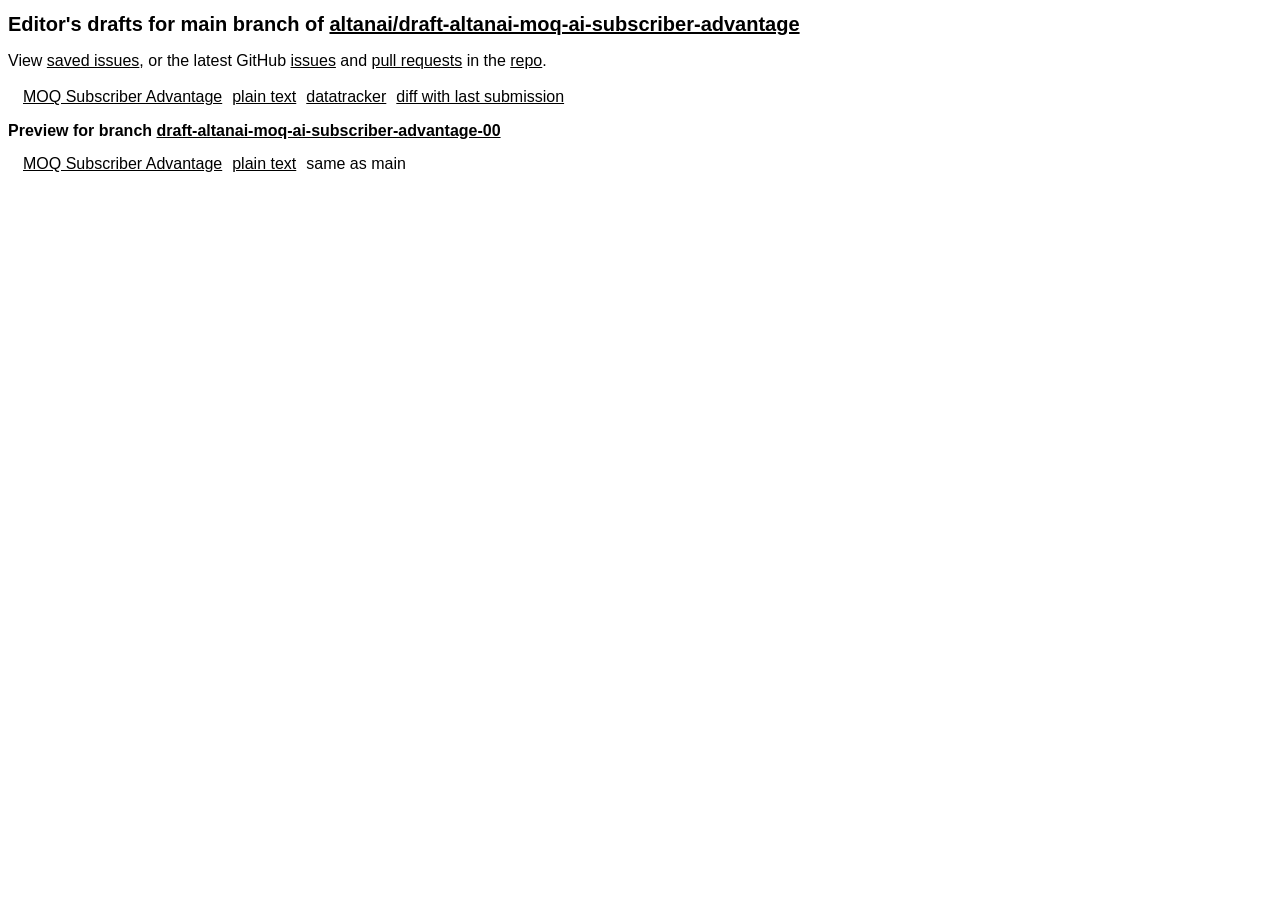
<file: index.html>
<!DOCTYPE html>
<html>
  <head>
    <title>altanai/draft-altanai-moq-ai-subscriber-advantage main preview</title>
    <meta name="viewport" content="initial-scale=1.0">
    <style type="text/css">/*<![CDATA[*/
      body { font-family: "Helvetica Neue","Open Sans", Helvetica, Calibri,sans-serif; }
      h1, h2, td { font-family: "Helvetica Neue", "Roboto Condensed", "Open Sans", Helvetica, Calibri, sans-serif; }
      h1 { font-size: 20px; } h2 { font-size: 16px; }
      table { margin: 5px 10px; border-collapse: collapse; }
      th, td { font-weight: normal; text-align: left; padding: 2px 5px; }
      a:link { color: #000; } a:visited { color: #00a; }
    /*]]>*/</style>
  </head>
  <body>
    <h1>Editor's drafts for main branch of <a href="https://github.com/altanai/draft-altanai-moq-ai-subscriber-advantage">altanai/draft-altanai-moq-ai-subscriber-advantage</a></h1>
    <p>View <a href="issues.html">saved issues</a>, or the latest GitHub <a href="https://github.com/altanai/draft-altanai-moq-ai-subscriber-advantage/issues">issues</a> and <a href="https://github.com/altanai/draft-altanai-moq-ai-subscriber-advantage/pulls">pull requests</a> in the <a href="https://github.com/altanai/draft-altanai-moq-ai-subscriber-advantage">repo</a>.</p>
    <table id="branch-main">
      <tr>
        <td><a href="./draft-altanai-moq-ai-subscriber-advantage.html" class="html draft-altanai-moq-ai-subscriber-advantage" title="Detecting AI-Driven Subscriber Advantage in Media over QUIC (MOQ) (HTML)">MOQ Subscriber Advantage</a></td>
        <td><a href="./draft-altanai-moq-ai-subscriber-advantage.txt" class="txt draft-altanai-moq-ai-subscriber-advantage" title="Detecting AI-Driven Subscriber Advantage in Media over QUIC (MOQ) (Text)">plain text</a></td>
        <td><a href="https://datatracker.ietf.org/doc/draft-altanai-moq-ai-subscriber-advantage" class="dt draft-altanai-moq-ai-subscriber-advantage" title="Datatracker for draft-altanai-moq-ai-subscriber-advantage">datatracker</a></td>
        <td><a href="https://author-tools.ietf.org/api/iddiff?doc_1=draft-altanai-moq-ai-subscriber-advantage&amp;url_2=https://altanai.github.io/draft-altanai-moq-ai-subscriber-advantage/draft-altanai-moq-ai-subscriber-advantage.txt" class="diff draft-altanai-moq-ai-subscriber-advantage">diff with last submission</a></td>
        <td></td>
      </tr>
    </table>
    <h2>Preview for branch <a href="draft-altanai-moq-ai-subscriber-advantage-00">draft-altanai-moq-ai-subscriber-advantage-00</a></h2>
    <table id="branch-draft-altanai-moq-ai-subscriber-advantage-00">
      <tr>
        <td><a href="draft-altanai-moq-ai-subscriber-advantage-00/draft-altanai-moq-ai-subscriber-advantage.html" class="html draft-altanai-moq-ai-subscriber-advantage" title="Detecting AI-Driven Subscriber Advantage in Media over QUIC (MOQ) (HTML)">MOQ Subscriber Advantage</a></td>
        <td><a href="draft-altanai-moq-ai-subscriber-advantage-00/draft-altanai-moq-ai-subscriber-advantage.txt" class="txt draft-altanai-moq-ai-subscriber-advantage" title="Detecting AI-Driven Subscriber Advantage in Media over QUIC (MOQ) (Text)">plain text</a></td>
        <td>same as main</td>
      </tr>
    </table>
    <script>
window.onload = function() {
  var referrer_branch = 'main';
  // e.g., "https://github.com/user/repo/tree/main"
  var chunks = document.referrer.split("/");
  if (chunks[2] === 'github.com' && chunks[5] === 'tree') {
    referrer_branch = chunks[6];
  }
  let branch = document.querySelector('#branch-' + referrer_branch);
  let h = document.location.hash.substring(1);
  if (h === 'show') {
    document.location.hash = '#' + branch.id;
  } else if (branch && h.startsWith('go')) {
    let e = branch.querySelector(h.substring(2));
    if (e && e.href) {
      document.location = e.href;
    }
  }
};
    </script>
  </body>
</html>
</file>
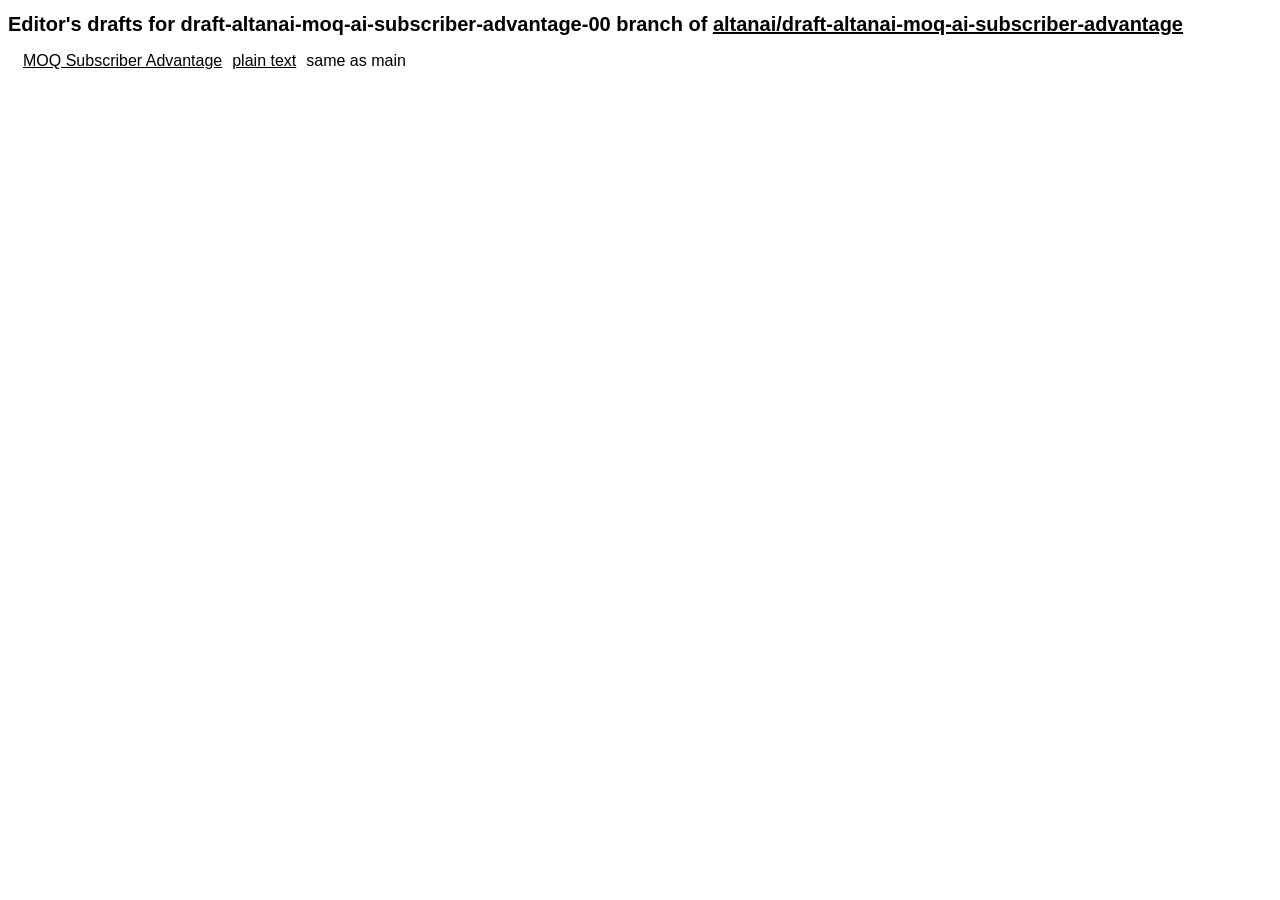
<file: draft-altanai-moq-ai-subscriber-advantage-00/index.html>
<!DOCTYPE html>
<html>
  <head>
    <title>altanai/draft-altanai-moq-ai-subscriber-advantage draft-altanai-moq-ai-subscriber-advantage-00 preview</title>
    <meta name="viewport" content="initial-scale=1.0">
    <style type="text/css">/*<![CDATA[*/
      body { font-family: "Helvetica Neue","Open Sans", Helvetica, Calibri,sans-serif; }
      h1, h2, td { font-family: "Helvetica Neue", "Roboto Condensed", "Open Sans", Helvetica, Calibri, sans-serif; }
      h1 { font-size: 20px; } h2 { font-size: 16px; }
      table { margin: 5px 10px; border-collapse: collapse; }
      th, td { font-weight: normal; text-align: left; padding: 2px 5px; }
      a:link { color: #000; } a:visited { color: #00a; }
    /*]]>*/</style>
  </head>
  <body>
    <h1>Editor's drafts for draft-altanai-moq-ai-subscriber-advantage-00 branch of <a href="https://github.com/altanai/draft-altanai-moq-ai-subscriber-advantage/tree/draft-altanai-moq-ai-subscriber-advantage-00">altanai/draft-altanai-moq-ai-subscriber-advantage</a></h1>
    <table id="branch-draft-altanai-moq-ai-subscriber-advantage-00">
      <tr>
        <td><a href="./draft-altanai-moq-ai-subscriber-advantage.html" class="html draft-altanai-moq-ai-subscriber-advantage" title="Detecting AI-Driven Subscriber Advantage in Media over QUIC (MOQ) (HTML)">MOQ Subscriber Advantage</a></td>
        <td><a href="./draft-altanai-moq-ai-subscriber-advantage.txt" class="txt draft-altanai-moq-ai-subscriber-advantage" title="Detecting AI-Driven Subscriber Advantage in Media over QUIC (MOQ) (Text)">plain text</a></td>
        <td>same as main</td>
      </tr>
    </table>
    <script>
window.onload = function() {
  var referrer_branch = 'main';
  // e.g., "https://github.com/user/repo/tree/main"
  var chunks = document.referrer.split("/");
  if (chunks[2] === 'github.com' && chunks[5] === 'tree') {
    referrer_branch = chunks[6];
  }
  let branch = document.querySelector('#branch-' + referrer_branch);
  let h = document.location.hash.substring(1);
  if (h === 'show') {
    document.location.hash = '#' + branch.id;
  } else if (branch && h.startsWith('go')) {
    let e = branch.querySelector(h.substring(2));
    if (e && e.href) {
      document.location = e.href;
    }
  }
};
    </script>
  </body>
</html>
</file>
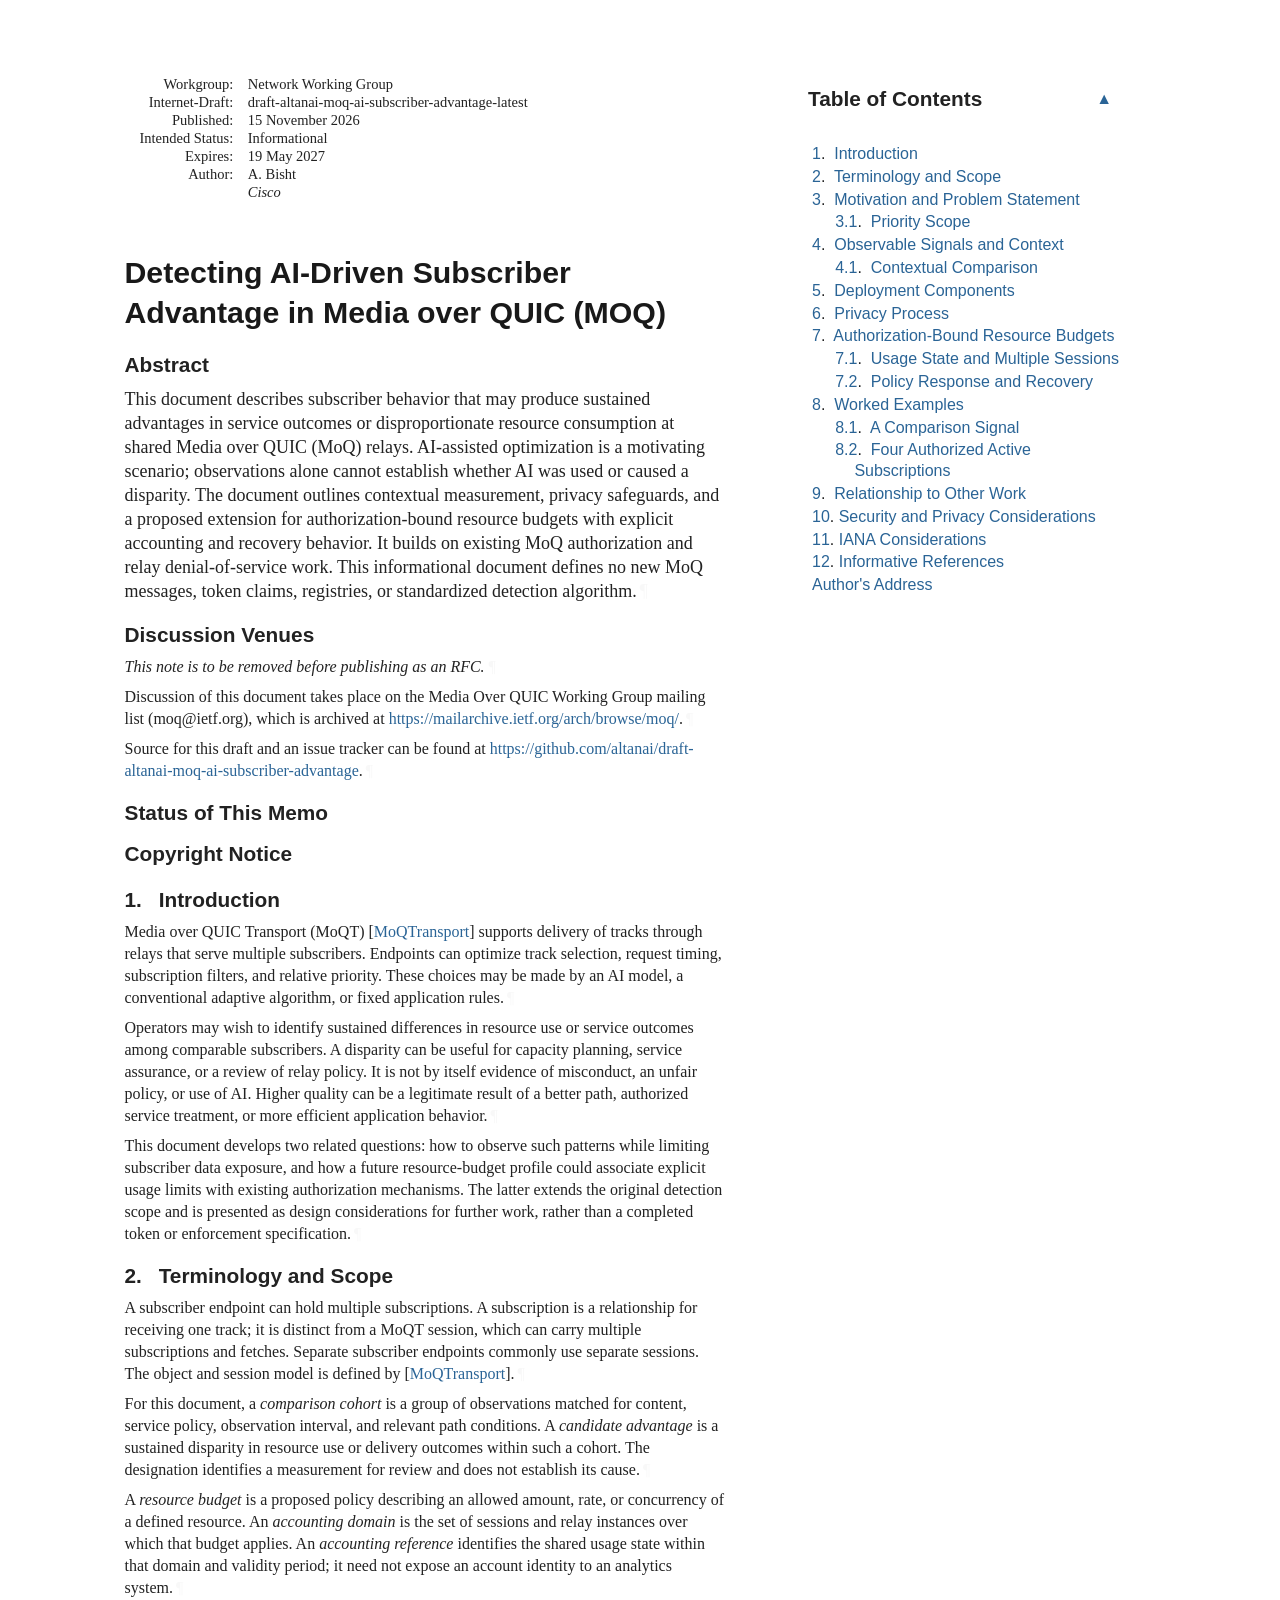
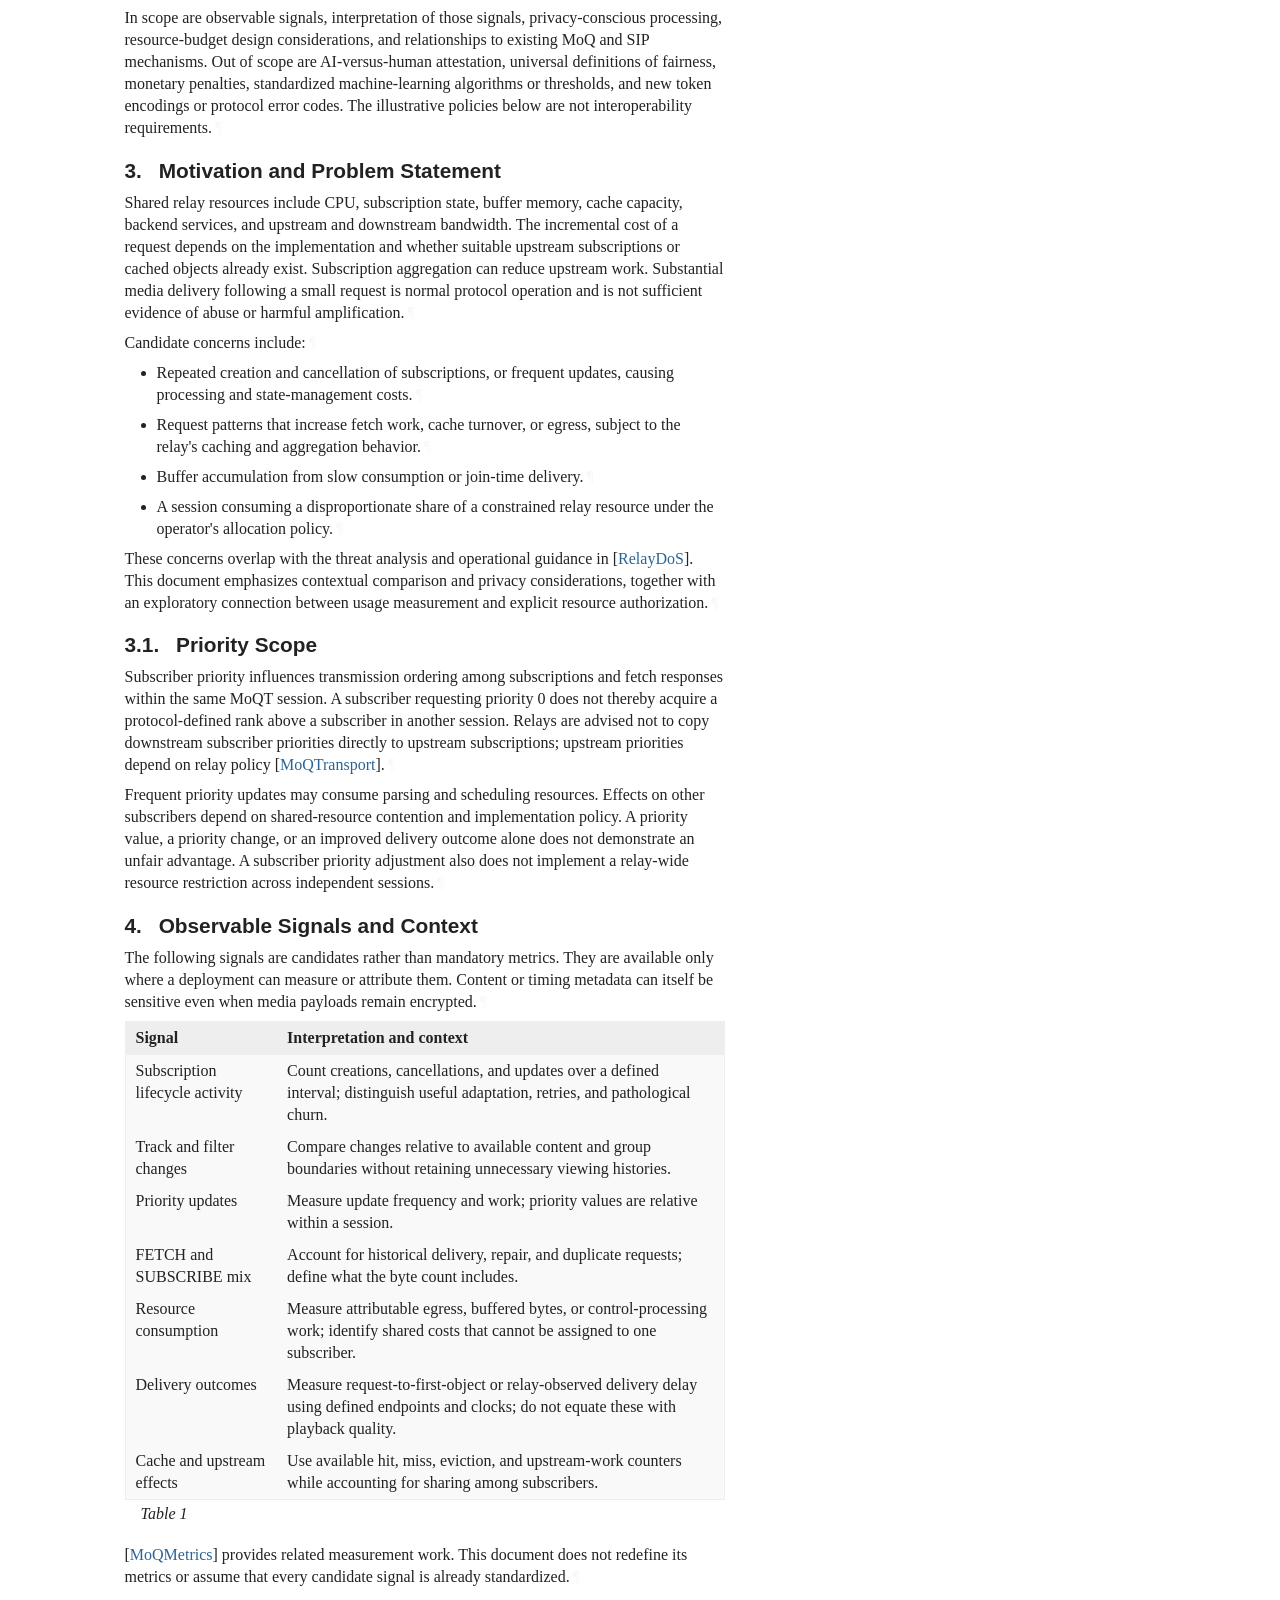
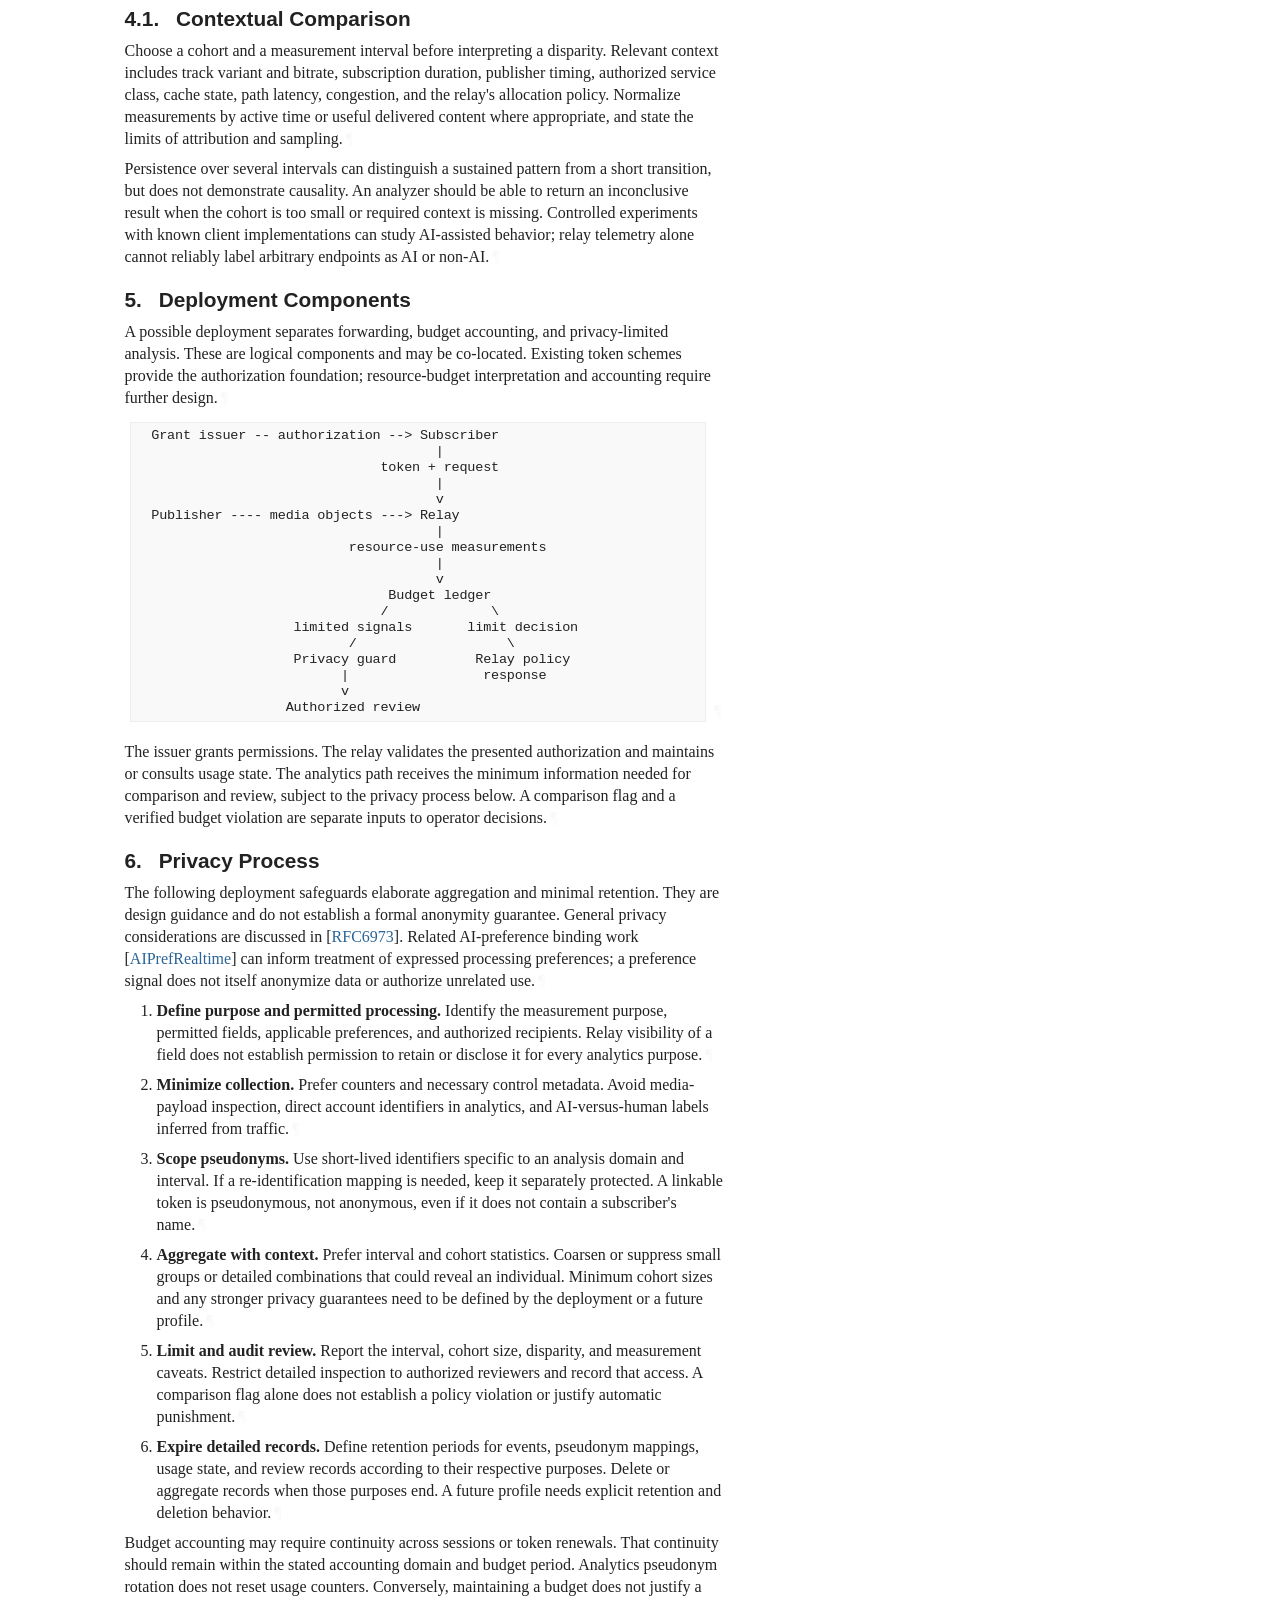
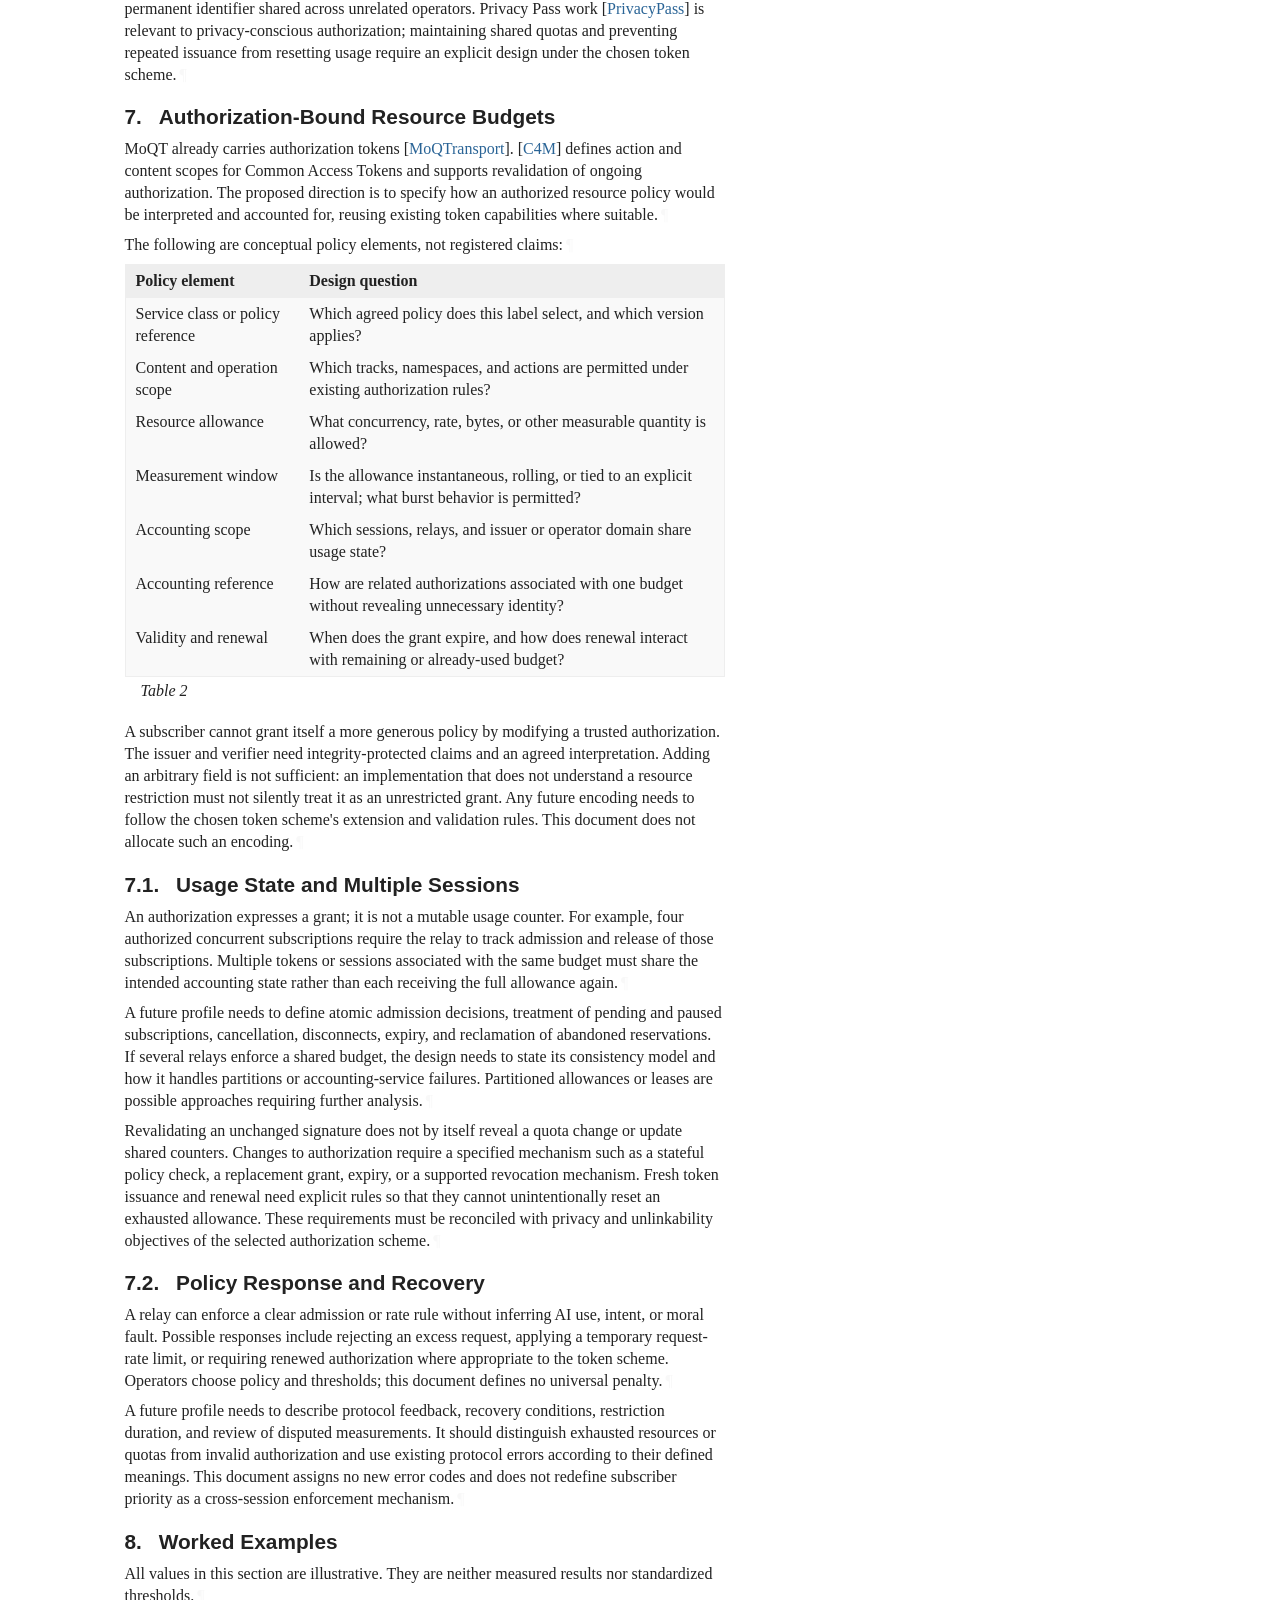
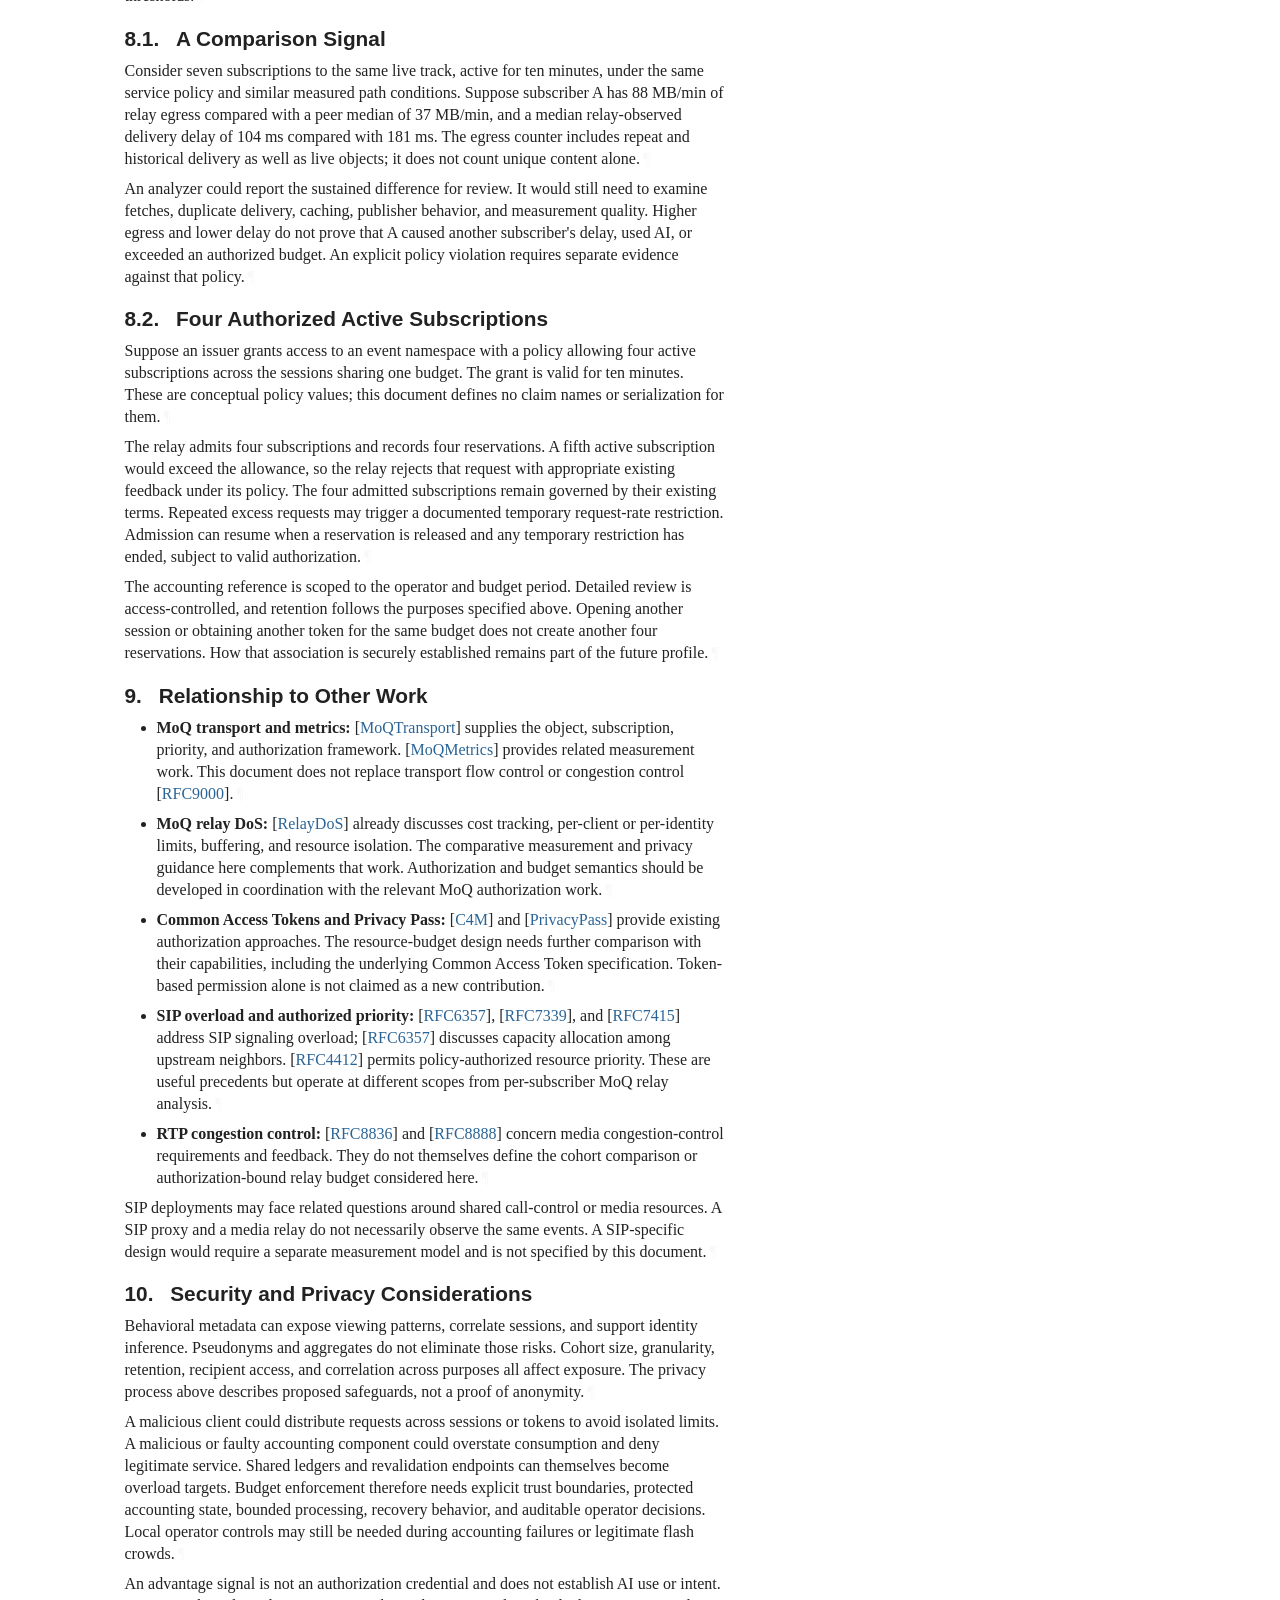
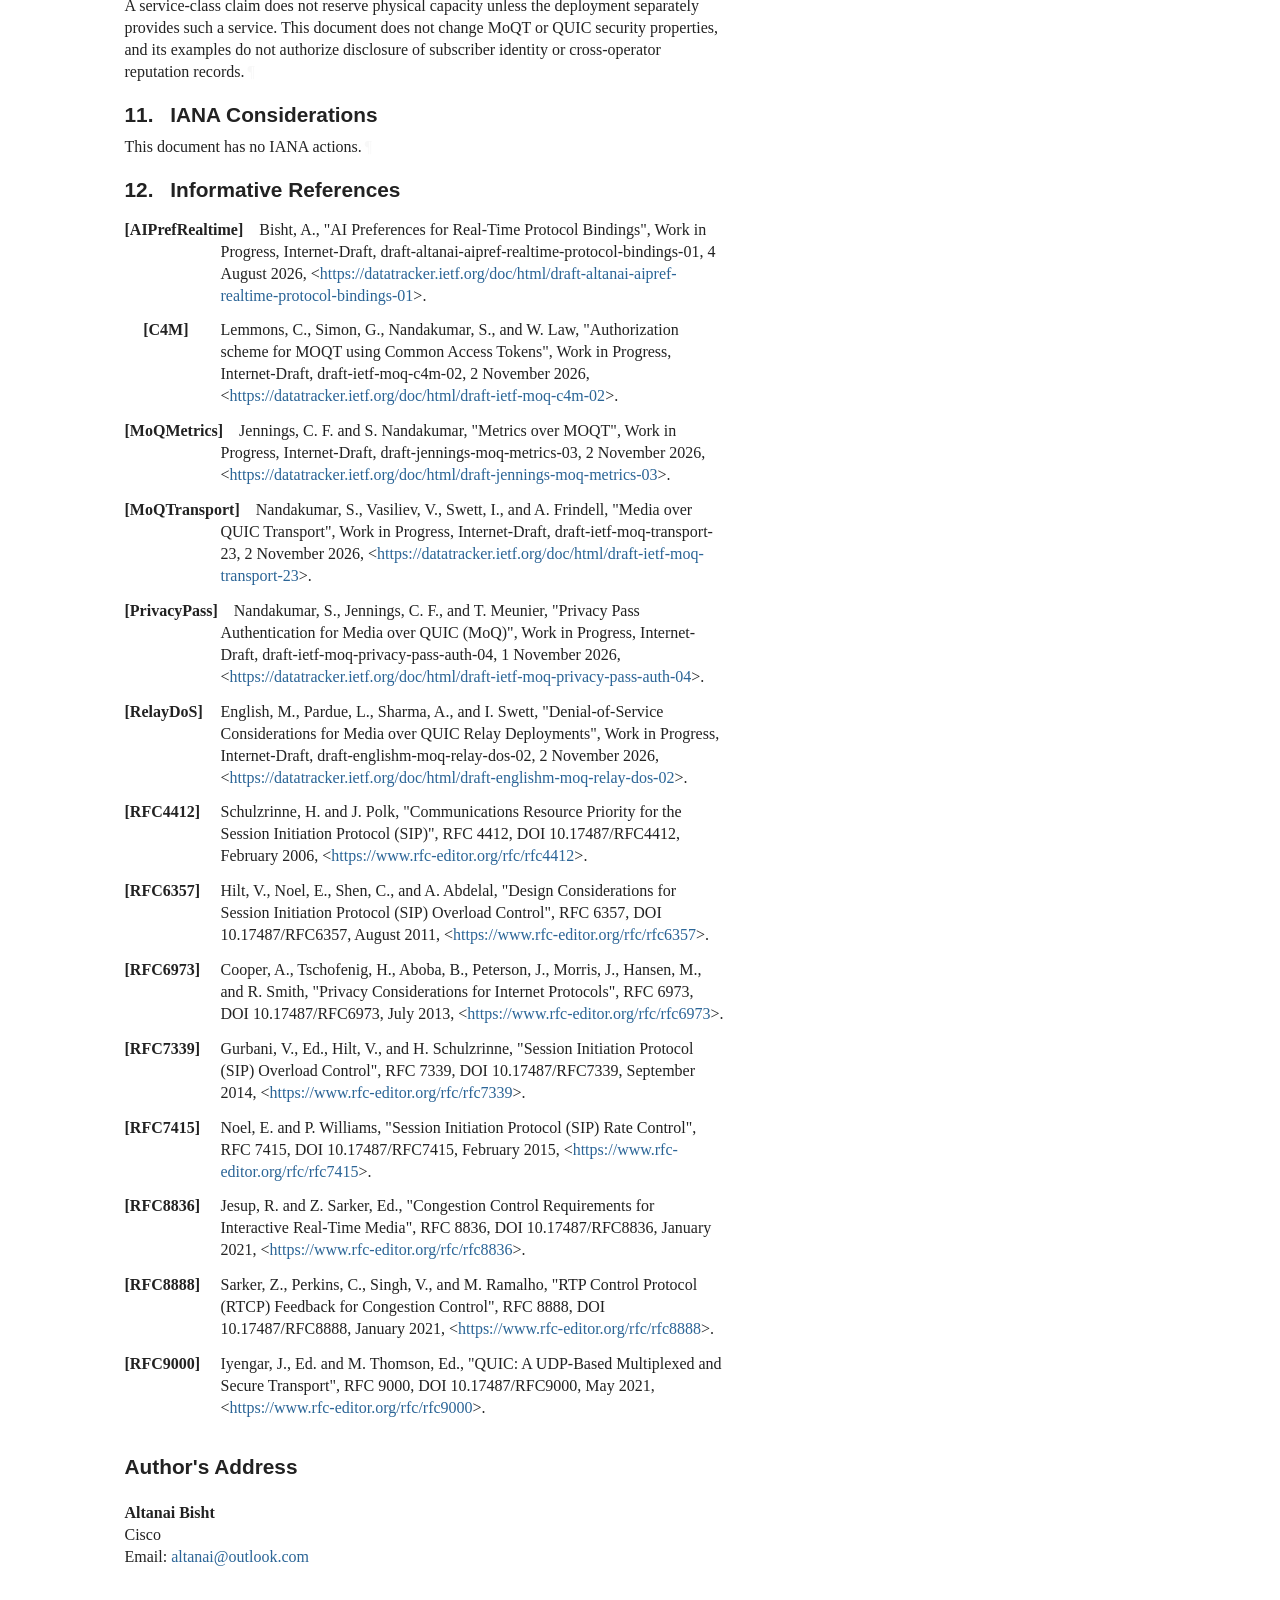
<file: draft-altanai-moq-ai-subscriber-advantage.html>
<!DOCTYPE html>
<html lang="en" class="Internet-Draft">
<head>
<meta charset="utf-8">
<meta content="Common,Latin" name="scripts">
<meta content="initial-scale=1.0" name="viewport">
<title>Detecting AI-Driven Subscriber Advantage in Media over QUIC (MOQ)</title>
<meta content="Altanai Bisht" name="author">
<meta content="
       This document describes subscriber behavior that may produce sustained
advantages in service outcomes or disproportionate resource consumption
at shared Media over QUIC (MoQ) relays. AI-assisted optimization is a
motivating scenario; observations alone cannot establish whether AI was
used or caused a disparity. The document outlines contextual measurement,
privacy safeguards, and a proposed extension for authorization-bound
resource budgets with explicit accounting and recovery behavior. It
builds on existing MoQ authorization and relay denial-of-service work.
This informational document defines no new MoQ messages, token claims,
registries, or standardized detection algorithm. 
    " name="description">
<meta content="xml2rfc 3.35.0" name="generator">
<meta content="MOQ" name="keyword">
<meta content="fairness" name="keyword">
<meta content="AI" name="keyword">
<meta content="authorization" name="keyword">
<meta content="resource budgets" name="keyword">
<meta content="draft-altanai-moq-ai-subscriber-advantage-latest" name="ietf.draft">
<!-- Generator version information:
  xml2rfc 3.35.0
    Python 3.14.10
    ConfigArgParse 1.9.0
    google-i18n-address 3.1.1
    intervaltree 3.2.1
    Jinja2 3.1.6
    lxml 6.1.1
    natsort 8.4.0
    platformdirs 4.14.3
    pycountry 24.6.1
    PyYAML 6.0.3
    requests 2.33.1
    wcwidth 0.9.4
-->
<link href="draft-altanai-moq-ai-subscriber-advantage.xml" rel="alternate" type="application/rfc+xml">
<link href="#copyright" rel="license">
<style type="text/css">@font-face {
  font-family: 'Lora';
  font-style: italic;
  font-weight: 400;
  font-display: swap;
  src: local('Lora Italic'), local('Lora-Italic'), url('https://martinthomson.github.io/rfc-css/fonts/lora-italic-cyrillic-ext.woff2') format('woff2');
  unicode-range: U+0460-052F, U+1C80-1C88, U+20B4, U+2DE0-2DFF, U+A640-A69F, U+FE2E-FE2F;
}
@font-face {
  font-family: 'Lora';
  font-style: italic;
  font-weight: 400;
  font-display: swap;
  src: local('Lora Italic'), local('Lora-Italic'), url('https://martinthomson.github.io/rfc-css/fonts/lora-italic-cyrillic-ext.woff2') format('woff2');
  unicode-range: U+0400-045F, U+0490-0491, U+04B0-04B1, U+2116;
}
@font-face {
  font-family: 'Lora';
  font-style: italic;
  font-weight: 400;
  font-display: swap;
  src: local('Lora Italic'), local('Lora-Italic'), url('https://martinthomson.github.io/rfc-css/fonts/lora-italic-vietnamese.woff2') format('woff2');
  unicode-range: U+0102-0103, U+0110-0111, U+1EA0-1EF9, U+20AB;
}
@font-face {
  font-family: 'Lora';
  font-style: italic;
  font-weight: 400;
  font-display: swap;
  src: local('Lora Italic'), local('Lora-Italic'), url('https://martinthomson.github.io/rfc-css/fonts/lora-italic-latin-ext.woff2') format('woff2');
  unicode-range: U+0100-024F, U+0259, U+1E00-1EFF, U+2020, U+20A0-20AB, U+20AD-20CF, U+2113, U+2C60-2C7F, U+A720-A7FF;
}
@font-face {
  font-family: 'Lora';
  font-style: italic;
  font-weight: 400;
  font-display: swap;
  src: local('Lora Italic'), local('Lora-Italic'), url('https://martinthomson.github.io/rfc-css/fonts/lora-italic-latin.woff2') format('woff2');
  unicode-range: U+0000-00FF, U+0131, U+0152-0153, U+02BB-02BC, U+02C6, U+02DA, U+02DC, U+2000-206F, U+2074, U+20AC, U+2122, U+2191, U+2193, U+2212, U+2215, U+FEFF, U+FFFD;
}
@font-face {
  font-family: 'Lora';
  font-style: normal;
  font-weight: 400;
  font-display: swap;
  src: local('Lora Regular'), local('Lora-Regular'), url('https://martinthomson.github.io/rfc-css/fonts/lora-regular-cyrillic-ext.woff2') format('woff2');
  unicode-range: U+0460-052F, U+1C80-1C88, U+20B4, U+2DE0-2DFF, U+A640-A69F, U+FE2E-FE2F;
}
@font-face {
  font-family: 'Lora';
  font-style: normal;
  font-weight: 400;
  font-display: swap;
  src: local('Lora Regular'), local('Lora-Regular'), url('https://martinthomson.github.io/rfc-css/fonts/lora-regular-cyrillic.woff2') format('woff2');
  unicode-range: U+0400-045F, U+0490-0491, U+04B0-04B1, U+2116;
}
@font-face {
  font-family: 'Lora';
  font-style: normal;
  font-weight: 400;
  font-display: swap;
  src: local('Lora Regular'), local('Lora-Regular'), url('https://martinthomson.github.io/rfc-css/fonts/lora-regular-vietnamese.woff2') format('woff2');
  unicode-range: U+0102-0103, U+0110-0111, U+1EA0-1EF9, U+20AB;
}
@font-face {
  font-family: 'Lora';
  font-style: normal;
  font-weight: 400;
  font-display: swap;
  src: local('Lora Regular'), local('Lora-Regular'), url('https://martinthomson.github.io/rfc-css/fonts/lora-regular-latin-ext.woff2') format('woff2');
  unicode-range: U+0100-024F, U+0259, U+1E00-1EFF, U+2020, U+20A0-20AB, U+20AD-20CF, U+2113, U+2C60-2C7F, U+A720-A7FF;
}
@font-face {
  font-family: 'Lora';
  font-style: normal;
  font-weight: 400;
  font-display: swap;
  src: local('Lora Regular'), local('Lora-Regular'), url('https://martinthomson.github.io/rfc-css/fonts/lora-regular-latin.woff2') format('woff2');
  unicode-range: U+0000-00FF, U+0131, U+0152-0153, U+02BB-02BC, U+02C6, U+02DA, U+02DC, U+2000-206F, U+2074, U+20AC, U+2122, U+2191, U+2193, U+2212, U+2215, U+FEFF, U+FFFD;
}
@font-face {
  font-family: 'Lora';
  font-style: normal;
  font-weight: 700;
  font-display: swap;
  src: local('Lora Bold'), local('Lora-Bold'), url('https://martinthomson.github.io/rfc-css/fonts/lora-bold-cyrillic-ext.woff2') format('woff2');
  unicode-range: U+0460-052F, U+1C80-1C88, U+20B4, U+2DE0-2DFF, U+A640-A69F, U+FE2E-FE2F;
}
@font-face {
  font-family: 'Lora';
  font-style: normal;
  font-weight: 700;
  font-display: swap;
  src: local('Lora Bold'), local('Lora-Bold'), url('https://martinthomson.github.io/rfc-css/fonts/lora-bold-cyrillic.woff2') format('woff2');
  unicode-range: U+0400-045F, U+0490-0491, U+04B0-04B1, U+2116;
}
@font-face {
  font-family: 'Lora';
  font-style: normal;
  font-weight: 700;
  font-display: swap;
  src: local('Lora Bold'), local('Lora-Bold'), url('https://martinthomson.github.io/rfc-css/fonts/lora-bold-vietnamese.woff2') format('woff2');
  unicode-range: U+0102-0103, U+0110-0111, U+1EA0-1EF9, U+20AB;
}
@font-face {
  font-family: 'Lora';
  font-style: normal;
  font-weight: 700;
  font-display: swap;
  src: local('Lora Bold'), local('Lora-Bold'), url('https://martinthomson.github.io/rfc-css/fonts/lora-bold-latin-ext.woff2') format('woff2');
  unicode-range: U+0100-024F, U+0259, U+1E00-1EFF, U+2020, U+20A0-20AB, U+20AD-20CF, U+2113, U+2C60-2C7F, U+A720-A7FF;
}
@font-face {
  font-family: 'Lora';
  font-style: normal;
  font-weight: 700;
  font-display: swap;
  src: local('Lora Bold'), local('Lora-Bold'), url('https://martinthomson.github.io/rfc-css/fonts/lora-bold-latin.woff2') format('woff2');
  unicode-range: U+0000-00FF, U+0131, U+0152-0153, U+02BB-02BC, U+02C6, U+02DA, U+02DC, U+2000-206F, U+2074, U+20AC, U+2122, U+2191, U+2193, U+2212, U+2215, U+FEFF, U+FFFD;
}
@font-face {
  font-family: 'Lora';
  font-style: normal;
  font-weight: 600;
  font-display: swap;
  src: local('Lora SemiBold'), local('Lora-SemiBold'), url('https://martinthomson.github.io/rfc-css/fonts/lora-semibold-latin.woff2') format('woff2');
  unicode-range: U+0000-00FF, U+0131, U+0152-0153, U+02BB-02BC, U+02C6, U+02DA, U+02DC, U+2000-206F, U+2074, U+20AC, U+2122, U+2191, U+2193, U+2212, U+2215, U+FEFF, U+FFFD;
}

@font-face {
  font-family: 'Oxygen Mono';
  font-style: normal;
  font-weight: 400;
  font-display: swap;
  src: local('Oxygen Mono'), local('OxygenMono-Regular'), url('https://martinthomson.github.io/rfc-css/fonts/oxygenmono-regular-latin-ext.woff2') format('woff2');
  unicode-range: U+0100-02BA, U+02BD-02C5, U+02C7-02CC, U+02CE-02D7, U+02DD-02FF, U+0304, U+0308, U+0329, U+1D00-1DBF, U+1E00-1E9F, U+1EF2-1EFF, U+2020, U+20A0-20AB, U+20AD-20C0, U+2113, U+2C60-2C7F, U+A720-A7FF;
}
@font-face {
  font-family: 'Oxygen Mono';
  font-style: normal;
  font-weight: 400;
  font-display: swap;
  src: local('Oxygen Mono'), local('OxygenMono-Regular'), url('https://martinthomson.github.io/rfc-css/fonts/oxygenmono-regular-latin.woff2') format('woff2');
  unicode-range: U+0000-00FF, U+0131, U+0152-0153, U+02BB-02BC, U+02C6, U+02DA, U+02DC, U+0304, U+0308, U+0329, U+2000-206F, U+20AC, U+2122, U+2191, U+2193, U+2212, U+2215, U+FEFF, U+FFFD;
}

@font-face {
  font-family: 'Sofia Sans Semi Condensed';
  font-style: italic;
  font-weight: 1 1000;
  src: url('https://martinthomson.github.io/rfc-css/fonts/sofiasanssemicondensed-italic-cyrillic-ext.woff2') format('woff2');
  unicode-range: U+0460-052F, U+1C80-1C8A, U+20B4, U+2DE0-2DFF, U+A640-A69F, U+FE2E-FE2F;
}
@font-face {
  font-family: 'Sofia Sans Semi Condensed';
  font-style: italic;
  font-weight: 1 1000;
  src: url('https://martinthomson.github.io/rfc-css/fonts/sofiasanssemicondensed-italic-cyrillic.woff2') format('woff2');
  unicode-range: U+0301, U+0400-045F, U+0490-0491, U+04B0-04B1, U+2116;
}
@font-face {
  font-family: 'Sofia Sans Semi Condensed';
  font-style: italic;
  font-weight: 1 1000;
  src: url('https://martinthomson.github.io/rfc-css/fonts/sofiasanssemicondensed-italic-greek.woff2') format('woff2');
  unicode-range: U+0370-0377, U+037A-037F, U+0384-038A, U+038C, U+038E-03A1, U+03A3-03FF;
}
@font-face {
  font-family: 'Sofia Sans Semi Condensed';
  font-style: italic;
  font-weight: 1 1000;
  src: url('https://martinthomson.github.io/rfc-css/fonts/sofiasanssemicondensed-italic-latin-ext.woff2') format('woff2');
  unicode-range: U+0100-02BA, U+02BD-02C5, U+02C7-02CC, U+02CE-02D7, U+02DD-02FF, U+0304, U+0308, U+0329, U+1D00-1DBF, U+1E00-1E9F, U+1EF2-1EFF, U+2020, U+20A0-20AB, U+20AD-20C0, U+2113, U+2C60-2C7F, U+A720-A7FF;
}
@font-face {
  font-family: 'Sofia Sans Semi Condensed';
  font-style: italic;
  font-weight: 1 1000;
  src: url('https://martinthomson.github.io/rfc-css/fonts/sofiasanssemicondensed-italic-latin.woff2') format('woff2');
  unicode-range: U+0000-00FF, U+0131, U+0152-0153, U+02BB-02BC, U+02C6, U+02DA, U+02DC, U+0304, U+0308, U+0329, U+2000-206F, U+20AC, U+2122, U+2191, U+2193, U+2212, U+2215, U+FEFF, U+FFFD;
}
@font-face {
  font-family: 'Sofia Sans Semi Condensed';
  font-style: normal;
  font-weight: 1 1000;
  src: url('https://martinthomson.github.io/rfc-css/fonts/sofiasanssemicondensed-regular-cyrillic-ext.woff2') format('woff2');
  unicode-range: U+0460-052F, U+1C80-1C8A, U+20B4, U+2DE0-2DFF, U+A640-A69F, U+FE2E-FE2F;
}
@font-face {
  font-family: 'Sofia Sans Semi Condensed';
  font-style: normal;
  font-weight: 1 1000;
  src: url('https://martinthomson.github.io/rfc-css/fonts/sofiasanssemicondensed-regular-cyrillic.woff2') format('woff2');
  unicode-range: U+0301, U+0400-045F, U+0490-0491, U+04B0-04B1, U+2116;
}
@font-face {
  font-family: 'Sofia Sans Semi Condensed';
  font-style: normal;
  font-weight: 1 1000;
  src: url('https://martinthomson.github.io/rfc-css/fonts/sofiasanssemicondensed-regular-greek.woff2') format('woff2');
  unicode-range: U+0370-0377, U+037A-037F, U+0384-038A, U+038C, U+038E-03A1, U+03A3-03FF;
}
@font-face {
  font-family: 'Sofia Sans Semi Condensed';
  font-style: normal;
  font-weight: 1 1000;
  src: url('https://martinthomson.github.io/rfc-css/fonts/sofiasanssemicondensed-regular-latin-ext.woff2') format('woff2');
  unicode-range: U+0100-02BA, U+02BD-02C5, U+02C7-02CC, U+02CE-02D7, U+02DD-02FF, U+0304, U+0308, U+0329, U+1D00-1DBF, U+1E00-1E9F, U+1EF2-1EFF, U+2020, U+20A0-20AB, U+20AD-20C0, U+2113, U+2C60-2C7F, U+A720-A7FF;
}
@font-face {
  font-family: 'Sofia Sans Semi Condensed';
  font-style: normal;
  font-weight: 1 1000;
  src: url('https://martinthomson.github.io/rfc-css/fonts/sofiasanssemicondensed-regular-latin.woff2') format('woff2');
  unicode-range: U+0000-00FF, U+0131, U+0152-0153, U+02BB-02BC, U+02C6, U+02DA, U+02DC, U+0304, U+0308, U+0329, U+2000-206F, U+20AC, U+2122, U+2191, U+2193, U+2212, U+2215, U+FEFF, U+FFFD;
}

:root {
  color-scheme: light dark;
  --background-color: #fff;
  --text-color: #222;
  --title-color: #191919;
  --link-color: #2a6496;
  --highlight-color: #f9f9f9;
  --line-color: #eee;
  --pilcrow-weak: #ddd;
  --pilcrow-strong: #bbb;
  --small-font-size: 14.5px;
  --font-mono: 'Oxygen Mono', monospace;
  --font-title: "Sofia Sans Semi Condensed", sans-serif;
  scrollbar-color: #bbb #eee;
}
body {
  max-width: 600px;
  margin: 75px auto;
  padding: 0 5px;
  color: var(--text-color);
  background-color: var(--background-color);
  font: 16px/22px "Lora", serif;
  scroll-behavior: smooth;
}

.ears {
  display: none;
}

/* headings */
section {
  clear: both;
}
.section-number {
  padding-right: 0.5em;
}
h1, h2, h3, h4, h5, h6 {
  font-family: var(--font-title);
  font-weight: 680;
  margin: 0.8em 0 0.3em;
  font-size-adjust: 0.5;
  color: var(--title-color);
}
h1 {
  &#title {
    font-size: 32px;
    line-height: 40px;
    clear: both;
    margin: 1.5em 0 0.2em;
  }
  &#rfcnum {
    margin: 1.5em 0 0.2em;
    & + h1#title {
      margin: 0.2em 0;
    }
  }
}

h1, h2, h3 {
  font-size: 22px;
  line-height: 27px;
}
h4, h5, h6 {
  font-size: 20px;
  line-height: 24px;
}

/* general structure */
.author {
  padding-bottom: 0.3em;
  vertical-align: top;
}
#abstract+p {
  font-size: 18px;
  line-height: 24px;
  & code, & samp, & tt {
    font-size: 16px;
    line-height: 0;
  }
}

p {
  padding: 0;
  margin: 0.5em 0;
  text-align: left;
}
div {
  margin: 0;
}
.alignRight {
  margin: 1em 0;
  &.art-text {
    background-color: var(--highlight-color);
    border: 1px solid var(--line-color);
    border-radius: 3px;
    padding: 0.5em 1em 0;
    margin-bottom: 0.5em;
    & pre {
      padding: 0;
      width: auto;
    }
  }
  & > *:first-child {
    border: none;
    margin: 0;
    float: right;
    clear: both;
  }
  & > *:nth-child(2) {
    clear: both;
    display: block;
    border: none;
  }
}
svg {
  display: block;
  /* font-family isn't space-separated, but =~ will have to do */
  &[font-family~="monospace" i], & [font-family~="monospace" i] {
    font-family: var(--font-mono);
  }
}
.alignCenter {
  margin: 1em 0;
  &.art-text {
    background-color: var(--highlight-color);
    border: 1px solid var(--line-color);
    border-radius: 3px;
    padding: 0.5em 1em 0;
    margin-bottom: 0.5em;
    & pre {
      padding: 0;
      width: auto;
    }
  }
  & > *:first-child {
    border: none;
    /* this isn't optimal, but it's an existence proof.  PrinceXML doesn't
       support flexbox yet.
    */
    display: table;
    margin: 0 auto;
  }
}

/* lists */
ol, ul {
  padding: 0;
  margin: 0 0 0.5em 2em;
  & :is(ol, ul) {
    margin-left: 1em;
  }
}
li {
  margin: 0 0 0.25em 0;
}
ul.empty, .ulEmpty {
  list-style-type: none;
  & li {
    margin-top: 0.5em;
  }
}
:is(ul, ol).compact, .ulCompact, .olCompact {
  margin: 0 0 0 2em;
  & li {
    margin: 0;
    & :first-child { margin-top: 0; }
    & :last-child { margin-bottom: 0; }
  }
}

/* definition lists */
dl {
  clear: left;
  --indent: 3ch;
  /* --indent: attr(indent ch); not supported in any browser, but we can dream */
  &.olPercent {
    --indent: 5ch;
    & > dt {
      min-width: calc(var(--indent) - 2ch);
      float: none;
    }
  }

  dl > dd > & {
    margin-top: 0.5em;
    margin-bottom: 0;
  }

  &:not(.dlNewline) > dt {
    float: left;
    margin-right: 2ch;
    min-width: 8ch;
  }
  & > dd {
    margin-bottom: .8em;
    margin-left: var(--indent) !important; /* stupid element overrides */
    min-height: 2ex;
  }
}
:is(dl.compact, .dlCompact) > dd {
  margin-bottom: 0;
  & > :is(:first-child, .break:first-child + *) {
    margin-top: 0;
  }
  & > :is(:last-child) {
    margin-bottom: 0;
  }
}
:is(dd, span).break {
  display: none;
}

/* links */
a {
  text-decoration: none;
  &[href] {
    color: var(--link-color);
    &:hover { text-decoration: underline; }
    &.selfRef {
      color: var(--text-color);
      &:hover {
        text-decoration: none;
        background-color: var(--highlight-color);
      }
    }
  }
}
.iref + a[href].internal {
  color: var(--text-color);
}
a.xref:is(.cite, .auto), :is(#status-of-memo, #copyright) a {
  white-space: nowrap;
}

/* Figures */
tt, code, pre {
  background-color: var(--highlight-color);
  font: 14px/22px var(--font-mono);
}
tt, code {
  /* changing the font for inline elements leads to different ascender
     and descender heights; as we want to retain baseline alignment,
     remove leading to avoid altering the final height of lines
     note: this fails if these blocks take an entire line,
     a different solution would be great */
  line-height: 0;
}
:is(h1, h2, h3, h4, h5, h6) :is(tt, code) {
  font-size: 84%;
}
pre {
  border: 1px solid var(--line-color);
  font-size: 13.5px;
  line-height: 16px;
  letter-spacing: -0.2px;
  margin: 5px;
  padding: 5px;
}
img {
  max-width: 100%;
}
figure {
  margin: 0.5em 0;
  padding: 0;
  & blockquote {
    margin: 0.8em 0.4em 0.4em;
  }
}
figcaption, caption {
  font-style: italic;
  margin: 0.5em 1.5em;
  text-align: left;
  caption-side: bottom;
}
@media screen {
  /* Auto-collapse boilerplate. */
  :is(#status-of-memo, #copyright) {
    & p {
      margin: -2px 0;
      max-height: 0;
      transition: max-height 2s ease, margin 0.5s ease 0.5s;
      overflow: hidden;
    }
    &:hover p,
    & h2:target ~ p {
      margin: 0.5em 0;
      max-height: 500px;
      overflow: auto;
    }
  }
  pre, svg {
    display: inline-block;
    /* In the horizontal direction, sometimes people make over-sized figures.
       Scrollbars for those is therefore necessary: auto adds them as necessary..
       In the vertical direction, the line-height can combine with the font
       asender/descender height to produce scrollbars: hidden avoids that. */
    overflow: auto hidden;
  }
  pre {
    max-width: 100%;
    width: calc(100% - 22px - 1em);
  }
  svg {
    max-width: calc(100% - 22px - 1em);
  }
  figure pre {
    display: block;
    width: calc(100% - 25px);
  }
  :is(pre, svg) + .pilcrow {
    display: inline-block;
    vertical-align: text-bottom;
    padding-bottom: 8px;
  }
}

/* aside, blockquote */
aside, blockquote {
  margin-left: 0;
  padding: 0 2em;
  font-style: italic;
}
blockquote {
  margin: 1em 0;
  border-left: 2px var(--pilcrow-strong) solid;
}
cite {
  display: block;
  text-align: right;
  font-style: italic;
}

/* tables */
table {
  width: auto;
  max-width: 100%;
  margin: 0 0 1em;
  border-collapse: collapse;
  &.right { margin-left: auto; }
  &.center { margin-left: auto; margin-right: auto; }
  &.left { margin-right: auto; }
  & .text-left { text-align: left; }
  & .text-center { text-align: center; }
  & .text-right { text-align: right; }
  & caption {
    margin: 0;
    padding: 3px 0 3px 1em;
  }
  & p { margin: 0; }
}

thead, tbody {
  border: 1px solid var(--line-color);
}
th, td {
  text-align: left;
  vertical-align: top;
  padding: 5px 10px;
}
th {
  background-color: var(--line-color);
}
:is(tr:nth-child(2n), thead+tbody > tr:nth-child(2n+1)) > td {
  background-color: var(--background-color);
}
:is(tr:nth-child(2n+1), thead+tbody > tr:nth-child(2n)) > td {
  background-color: var(--highlight-color);
}

/* pilcrow */
a.pilcrow {
  margin-left: 3px;
  opacity: 0.2;
  user-select: none;
  &[href] {
    color: var(--pilcrow-weak);
    &:hover { text-decoration: none; }
  }
  @media not print {
    :hover > &, &:focus {
      opacity: 1;
    }
    &[href]:hover {
      color: var(--pilcrow-strong);
      background-color: transparent;
    }
  }
  @media print {
    display: none;
  }
}

/* misc */
hr {
  border: 0;
  border-top: 1px solid var(--line-color);
}
.bcp14 {
  font-variant: small-caps;
  font-weight: 600;
  font-size: var(--small-font-size);
}
.role {
  font-variant: all-small-caps;
}
sub, sup {
  line-height: 1;
  font-size: 80%;
}

/* info block */
#identifiers {
  margin: 0;
  font-size: var(--small-font-size);
  line-height: 18px;
  --identifier-width: 15ch;
  & dt {
    width: var(--identifier-width);
    min-width: var(--identifier-width);
    clear: left;
    float: left;
    text-align: right;
    margin-right: 1ch;
  }
  & dd {
    margin: 0;
    margin-left: calc(1em + var(--identifier-width)) !important;
    min-width: 5em;
  }
  & .authors {
    & .author {
      display: inline-block;
      margin-right: 1.5em;
    }
    & .org {
      font-style: italic;
    }
  }
}

/* The prepared/rendered info at the very bottom of the page */
.docInfo {
  color: #999;
  font-size: 0.9em;
  font-style: italic;
  margin-top: 2em;
  & .prepared {
    float: right;
  }
}

/* table of contents */
#toc {
  padding: 0.75em 0 2em 0;
  margin-bottom: 1em;

  & nav {
    & ul {
      margin: 0 0.5em 0 0;
      padding: 0;
      list-style: none;
    }
    & li {
      line-height: 1.3em;
      margin: 2px 0;
      padding-left: 1.2em;
      text-indent: -1.2em;
    }
  }
  & a.xref {
    white-space: normal;
  }
}

.references {
  & > dt {
    text-align: right;
    font-weight: bold;
    min-width: 10ch;
    margin-right: 1.5ch;
    &:target::before {
      content: "⇒";
      margin: 0 10px 0 -25px;
    }
  }
  & > dd {
    margin-left: 12ch !important;
    overflow: visible;
    & .refInstance {
      margin-bottom: 0.8em;
    }
    & .ascii {
      margin-bottom: 0.25em;
    }
  }
}

#rfc\.index\.index + ul {
  margin-left: 0;
}

/* authors */
address.vcard {
  font-style: normal;
  max-width: 20em;
  margin: 1em auto 1em 0;

  & .nameRole {
    font-weight: 700;
    margin-left: 0;
  }
  & .label {
    margin: 0.5em 0;
  }
  & .type {
    display: none;
  }
  & .alternative-contact {
    margin: 0.5em 0 0.25em 0;
  }
  & .non-ascii {
    margin: 0 0 0 2em;
  }
  & div.left {
    text-align: left;
  }
  & div.right {
    text-align: right;
  }
}

hr.addr {
  border-top: 1px dashed;
  margin: 0;
  color: #ddd;
  max-width: calc(100% - 16px);
}
@media (min-width: 500px) {
  #authors-addresses {
    & > section {
      column-count: 2;
      column-gap: 20px;
    }
    & > section > h2 {
      column-span: all;
    }
    /* hack for break-inside: avoid-column */
    & address {
      display: inline-block;
      break-inside: avoid-column;
    }
  }
}

/* Comments */
.rfcEditorRemove {
  & p:first-of-type {
    font-style: italic;
  }
}
.cref {
  background-color: rgba(249, 232, 105, 0.3);
  padding: 2px 4px;
}
.crefSource {
  font-style: italic;
}

@media screen {
  #toc {
    & nav {
      font-family: var(--font-title);
      font-weight: 360;
      & > ul { margin-bottom: 2em; }
      & ul {
        margin: 0 0 0 4px;
        & :is(p, li) {
          margin: 2px 0;
        }
      }
    }
    & a.toplink {
      float: right;
    }
  }
}
@media not screen {
  #toc a.toplink {
    display: none;
  }
}


/* TOC layout for smaller screens */
@media screen and (max-width: 929px) {
  #toc {
    position: fixed;
    z-index: 2;
    top: 0;
    right: 0;
    padding: 1px 0 0 0;
    margin: 0;
    border-bottom: 1px solid #ccc;
    opacity: 0.6;
    & h2 {
      margin: 0;
      padding: 2px 0 2px 6px;
      padding-right: 1em;
      font-size: 18px;
      line-height: 24px;
      min-width: 190px;
      text-align: right;
      background-color: #444;
      color: white;
      cursor: pointer;
      &::before { /* css hamburger */
        float: right;
        position: relative;
        width: 1em;
        height: 1px;
        left: -164px;
        margin: 8px 0 0 0;
        background: white none repeat scroll 0 0;
        box-shadow: 0 4px 0 0 white, 0 8px 0 0 white;
        content: "";
      }
    }
    & nav {
      display: none;
      background-color: var(--background-color);
      padding: 0.5em 1em 1em;
      overflow: auto;
      overscroll-behavior: contain;
      height: calc(100vh - 48px);
      border-left: 1px solid #ddd;
    }
    &.active {
      opacity: 1;
      & nav { display: block; }
    }
    /* Make the collapsed ToC header render white on gray also when it's a link */
    & h2 a,
    & h2 a:is(:link, :focus, :hover),
    & a.toplink,
    & a.toplink:hover {
      color: white;
      background-color: #444;
      text-decoration: none;
    }
    & a.toplink {
      margin: 2px 0.5em 0;
    }
  }
}

/* TOC layout for wide screens */
@media screen and (min-width: 930px) {
  body {
    padding-right: 360px;
    padding-right: calc(min(180px + 20%, 500px));
  }
  #toc {
    position: fixed;
    bottom: 0;
    right: 0;
    right: calc(50vw - 480px);
    width: 312px;
    margin: 0;
    padding: 0;
    z-index: 1;
    & h2 {
      margin: 0;
      padding: 0.25em 1em 1em 0;
    }
    & nav {
      display: block;
      height: calc(90vh - 84px);
      bottom: 0;
      padding: 0.5em 0 2em;
      overflow: auto;
      overscroll-behavior: contain;
      scrollbar-width: thin;
    }
    & a.toplink {
      margin: 8px 0.5em 0;
    }
  }
  img { /* future proofing */
    max-width: 100%;
    height: auto;
  }
}

/* pagination */
@media print {
  body {
    width: 100%;
  }
  p {
    orphans: 3;
    widows: 3;
  }
  #n-copyright-notice {
    border-bottom: none;
  }
  #toc {
    page-break-before: always;
    border-top: none;
    padding-top: 0;
  }
  #n-introduction {
    page-break-before: always;
  }
  figure, pre, .vcard {
    page-break-inside: avoid;
  }
  h1, h2, h3, h4, h5, h6 {
    page-break-after: avoid;
  }
  :is(h2, h3, h4, h5, h6)+*, dd {
    page-break-before: avoid;
  }
  pre {
    white-space: pre-wrap;
    word-wrap: break-word;
    font-size: 10pt;
  }
  table {
    border: 1px solid #ddd;
  }
  td {
    border-top: 1px solid #ddd;
  }
}

@page :first {
  padding-top: 0;
  @top-left {
    content: normal;
    border: none;
  }
  @top-center {
    content: normal;
    border: none;
  }
  @top-right {
    content: normal;
    border: none;
  }
}

@page {
  size: A4;
  margin-bottom: 45mm;
  padding-top: 20px;
}

/* Dark mode. */
@media (prefers-color-scheme: dark) {
:root {
  --background-color: #121212;
  --text-color: #f0f0f0;
  --title-color: #fff;
  --link-color: #4da4f0;
  --highlight-color: #282828;
  --line-color: #444;
  --pilcrow-weak: #444;
  --pilcrow-strong: #666;
  scrollbar-color: #777 #333;
}
}

/* SVG Trick: a prefix match works because only black and white are allowed */
svg {
  & :is([stroke="black"], [stroke^="#000"]) {
    stroke: var(--text-color);
  }
  & :is([stroke="white"], [stroke^="#fff"]) {
    stroke: var(--background-color);
  }
  & :is([fill="black"], [fill^="#000"], :not([fill], [fill] *)) {
    fill: var(--text-color);
  }
  & :is([fill="white"], [fill^="#fff"]) {
    fill: var(--background-color);
  }
}
</style>

</head>
<body class="xml2rfc">
<table class="ears">
<thead><tr>
<td class="left">Internet-Draft</td>
<td class="center">MOQ Subscriber Advantage</td>
<td class="right">November 2026</td>
</tr></thead>
<tfoot><tr>
<td class="left">Bisht</td>
<td class="center">Expires 19 May 2027</td>
<td class="right">[Page]</td>
</tr></tfoot>
</table>
<div id="external-metadata" class="document-information"></div>
<div id="internal-metadata" class="document-information">
<dl id="identifiers">
<dt class="label-workgroup">Workgroup:</dt>
<dd class="workgroup">Network Working Group</dd>
<dt class="label-internet-draft">Internet-Draft:</dt>
<dd class="internet-draft">draft-altanai-moq-ai-subscriber-advantage-latest</dd>
<dt class="label-published">Published:</dt>
<dd class="published">
<time datetime="2026-11-15" class="published">15 November 2026</time>
    </dd>
<dt class="label-intended-status">Intended Status:</dt>
<dd class="intended-status">Informational</dd>
<dt class="label-expires">Expires:</dt>
<dd class="expires"><time datetime="2027-05-19">19 May 2027</time></dd>
<dt class="label-authors">Author:</dt>
<dd class="authors">
<div class="author">
      <div class="author-name">A. Bisht</div>
<div class="org">Cisco</div>
</div>
</dd>
</dl>
</div>
<h1 id="title">Detecting AI-Driven Subscriber Advantage in Media over QUIC (MOQ)</h1>
<section id="section-abstract">
      <h2 id="abstract"><a href="#abstract" class="selfRef">Abstract</a></h2>
<p id="section-abstract-1">This document describes subscriber behavior that may produce sustained
advantages in service outcomes or disproportionate resource consumption
at shared Media over QUIC (MoQ) relays. AI-assisted optimization is a
motivating scenario; observations alone cannot establish whether AI was
used or caused a disparity. The document outlines contextual measurement,
privacy safeguards, and a proposed extension for authorization-bound
resource budgets with explicit accounting and recovery behavior. It
builds on existing MoQ authorization and relay denial-of-service work.
This informational document defines no new MoQ messages, token claims,
registries, or standardized detection algorithm.<a href="#section-abstract-1" class="pilcrow">¶</a></p>
</section>
<section class="note rfcEditorRemove" id="section-note.1">
      <h2 id="name-discussion-venues">
<a href="#name-discussion-venues" class="section-name selfRef">Discussion Venues</a>
      </h2>
<p id="section-note.1-1">This note is to be removed before publishing as an RFC.<a href="#section-note.1-1" class="pilcrow">¶</a></p>
<p id="section-note.1-2">Discussion of this document takes place on the
    Media Over QUIC Working Group mailing list (moq@ietf.org),
    which is archived at <span><a href="https://mailarchive.ietf.org/arch/browse/moq/">https://mailarchive.ietf.org/arch/browse/moq/</a></span>.<a href="#section-note.1-2" class="pilcrow">¶</a></p>
<p id="section-note.1-3">Source for this draft and an issue tracker can be found at
    <span><a href="https://github.com/altanai/draft-altanai-moq-ai-subscriber-advantage">https://github.com/altanai/draft-altanai-moq-ai-subscriber-advantage</a></span>.<a href="#section-note.1-3" class="pilcrow">¶</a></p>
</section>
<div id="status-of-memo">
<section id="section-boilerplate.1">
        <h2 id="name-status-of-this-memo">
<a href="#name-status-of-this-memo" class="section-name selfRef">Status of This Memo</a>
        </h2>
<p id="section-boilerplate.1-1">
        This Internet-Draft is submitted in full conformance with the
        provisions of BCP 78 and BCP 79.<a href="#section-boilerplate.1-1" class="pilcrow">¶</a></p>
<p id="section-boilerplate.1-2">
        Internet-Drafts are working documents of the Internet Engineering Task
        Force (IETF). Note that other groups may also distribute working
        documents as Internet-Drafts. The list of current Internet-Drafts is
        at <span><a href="https://datatracker.ietf.org/drafts/current/">https://datatracker.ietf.org/drafts/current/</a></span>.<a href="#section-boilerplate.1-2" class="pilcrow">¶</a></p>
<p id="section-boilerplate.1-3">
        Internet-Drafts are draft documents valid for a maximum of six months
        and may be updated, replaced, or obsoleted by other documents at any
        time. It is inappropriate to use Internet-Drafts as reference
        material or to cite them other than as "work in progress."<a href="#section-boilerplate.1-3" class="pilcrow">¶</a></p>
<p id="section-boilerplate.1-4">
        This Internet-Draft will expire on 19 May 2027.<a href="#section-boilerplate.1-4" class="pilcrow">¶</a></p>
</section>
</div>
<div id="copyright">
<section id="section-boilerplate.2">
        <h2 id="name-copyright-notice">
<a href="#name-copyright-notice" class="section-name selfRef">Copyright Notice</a>
        </h2>
<p id="section-boilerplate.2-1">
            Copyright (c) 2026 IETF Trust and the persons identified as the
            document authors. All rights reserved.<a href="#section-boilerplate.2-1" class="pilcrow">¶</a></p>
<p id="section-boilerplate.2-2">
            This document is subject to BCP 78 and the IETF Trust's Legal
            Provisions Relating to IETF Documents
            (<span><a href="https://trustee.ietf.org/license-info">https://trustee.ietf.org/license-info</a></span>) in effect on the date of
            publication of this document. Please review these documents
            carefully, as they describe your rights and restrictions with
            respect to this document. Code Components extracted from this
            document must include Revised BSD License text as described in
            Section 4.e of the Trust Legal Provisions and are provided without
            warranty as described in the Revised BSD License.<a href="#section-boilerplate.2-2" class="pilcrow">¶</a></p>
</section>
</div>
<div id="toc">
<section id="section-toc.1">
        <a href="#" onclick="scroll(0,0)" class="toplink">▲</a><h2 id="name-table-of-contents">
<a href="#name-table-of-contents" class="section-name selfRef">Table of Contents</a>
        </h2>
<nav class="toc"><ul class="compact toc ulBare ulEmpty">
<li class="compact toc ulBare ulEmpty" id="section-toc.1-1.1">
            <p id="section-toc.1-1.1.1" class="keepWithNext"><a href="#section-1" class="auto internal xref">1</a>.  <a href="#name-introduction" class="internal xref">Introduction</a></p>
</li>
          <li class="compact toc ulBare ulEmpty" id="section-toc.1-1.2">
            <p id="section-toc.1-1.2.1" class="keepWithNext"><a href="#section-2" class="auto internal xref">2</a>.  <a href="#name-terminology-and-scope" class="internal xref">Terminology and Scope</a></p>
</li>
          <li class="compact toc ulBare ulEmpty" id="section-toc.1-1.3">
            <p id="section-toc.1-1.3.1"><a href="#section-3" class="auto internal xref">3</a>.  <a href="#name-motivation-and-problem-stat" class="internal xref">Motivation and Problem Statement</a></p>
<ul class="compact toc ulBare ulEmpty">
<li class="compact toc ulBare ulEmpty" id="section-toc.1-1.3.2.1">
                <p id="section-toc.1-1.3.2.1.1" class="keepWithNext"><a href="#section-3.1" class="auto internal xref">3.1</a>.  <a href="#name-priority-scope" class="internal xref">Priority Scope</a></p>
</li>
            </ul>
</li>
          <li class="compact toc ulBare ulEmpty" id="section-toc.1-1.4">
            <p id="section-toc.1-1.4.1"><a href="#section-4" class="auto internal xref">4</a>.  <a href="#name-observable-signals-and-cont" class="internal xref">Observable Signals and Context</a></p>
<ul class="compact toc ulBare ulEmpty">
<li class="compact toc ulBare ulEmpty" id="section-toc.1-1.4.2.1">
                <p id="section-toc.1-1.4.2.1.1"><a href="#section-4.1" class="auto internal xref">4.1</a>.  <a href="#name-contextual-comparison" class="internal xref">Contextual Comparison</a></p>
</li>
            </ul>
</li>
          <li class="compact toc ulBare ulEmpty" id="section-toc.1-1.5">
            <p id="section-toc.1-1.5.1"><a href="#section-5" class="auto internal xref">5</a>.  <a href="#name-deployment-components" class="internal xref">Deployment Components</a></p>
</li>
          <li class="compact toc ulBare ulEmpty" id="section-toc.1-1.6">
            <p id="section-toc.1-1.6.1"><a href="#section-6" class="auto internal xref">6</a>.  <a href="#name-privacy-process" class="internal xref">Privacy Process</a></p>
</li>
          <li class="compact toc ulBare ulEmpty" id="section-toc.1-1.7">
            <p id="section-toc.1-1.7.1"><a href="#section-7" class="auto internal xref">7</a>.  <a href="#name-authorization-bound-resourc" class="internal xref">Authorization-Bound Resource Budgets</a></p>
<ul class="compact toc ulBare ulEmpty">
<li class="compact toc ulBare ulEmpty" id="section-toc.1-1.7.2.1">
                <p id="section-toc.1-1.7.2.1.1"><a href="#section-7.1" class="auto internal xref">7.1</a>.  <a href="#name-usage-state-and-multiple-se" class="internal xref">Usage State and Multiple Sessions</a></p>
</li>
              <li class="compact toc ulBare ulEmpty" id="section-toc.1-1.7.2.2">
                <p id="section-toc.1-1.7.2.2.1"><a href="#section-7.2" class="auto internal xref">7.2</a>.  <a href="#name-policy-response-and-recover" class="internal xref">Policy Response and Recovery</a></p>
</li>
            </ul>
</li>
          <li class="compact toc ulBare ulEmpty" id="section-toc.1-1.8">
            <p id="section-toc.1-1.8.1"><a href="#section-8" class="auto internal xref">8</a>.  <a href="#name-worked-examples" class="internal xref">Worked Examples</a></p>
<ul class="compact toc ulBare ulEmpty">
<li class="compact toc ulBare ulEmpty" id="section-toc.1-1.8.2.1">
                <p id="section-toc.1-1.8.2.1.1"><a href="#section-8.1" class="auto internal xref">8.1</a>.  <a href="#name-a-comparison-signal" class="internal xref">A Comparison Signal</a></p>
</li>
              <li class="compact toc ulBare ulEmpty" id="section-toc.1-1.8.2.2">
                <p id="section-toc.1-1.8.2.2.1"><a href="#section-8.2" class="auto internal xref">8.2</a>.  <a href="#name-four-authorized-active-subs" class="internal xref">Four Authorized Active Subscriptions</a></p>
</li>
            </ul>
</li>
          <li class="compact toc ulBare ulEmpty" id="section-toc.1-1.9">
            <p id="section-toc.1-1.9.1"><a href="#section-9" class="auto internal xref">9</a>.  <a href="#name-relationship-to-other-work" class="internal xref">Relationship to Other Work</a></p>
</li>
          <li class="compact toc ulBare ulEmpty" id="section-toc.1-1.10">
            <p id="section-toc.1-1.10.1"><a href="#section-10" class="auto internal xref">10</a>. <a href="#name-security-and-privacy-consid" class="internal xref">Security and Privacy Considerations</a></p>
</li>
          <li class="compact toc ulBare ulEmpty" id="section-toc.1-1.11">
            <p id="section-toc.1-1.11.1"><a href="#section-11" class="auto internal xref">11</a>. <a href="#name-iana-considerations" class="internal xref">IANA Considerations</a></p>
</li>
          <li class="compact toc ulBare ulEmpty" id="section-toc.1-1.12">
            <p id="section-toc.1-1.12.1"><a href="#section-12" class="auto internal xref">12</a>. <a href="#name-informative-references" class="internal xref">Informative References</a></p>
</li>
          <li class="compact toc ulBare ulEmpty" id="section-toc.1-1.13">
            <p id="section-toc.1-1.13.1"><a href="#appendix-A" class="auto internal xref"></a><a href="#name-authors-address" class="internal xref">Author's Address</a></p>
</li>
        </ul>
</nav>
</section>
</div>
<div id="introduction">
<section id="section-1">
      <h2 id="name-introduction">
<a href="#section-1" class="section-number selfRef">1. </a><a href="#name-introduction" class="section-name selfRef">Introduction</a>
      </h2>
<p id="section-1-1">Media over QUIC Transport (MoQT) <span>[<a href="#MoQTransport" class="cite xref">MoQTransport</a>]</span> supports delivery of
tracks through relays that serve multiple subscribers. Endpoints can
optimize track selection, request timing, subscription filters, and
relative priority. These choices may be made by an AI model, a
conventional adaptive algorithm, or fixed application rules.<a href="#section-1-1" class="pilcrow">¶</a></p>
<p id="section-1-2">Operators may wish to identify sustained differences in resource use
or service outcomes among comparable subscribers. A disparity can be
useful for capacity planning, service assurance, or a review of relay
policy. It is not by itself evidence of misconduct, an unfair policy,
or use of AI. Higher quality can be a legitimate result of a better path,
authorized service treatment, or more efficient application behavior.<a href="#section-1-2" class="pilcrow">¶</a></p>
<p id="section-1-3">This document develops two related questions: how to observe such
patterns while limiting subscriber data exposure, and how a future
resource-budget profile could associate explicit usage limits with
existing authorization mechanisms. The latter extends the original
detection scope and is presented as design considerations for further
work, rather than a completed token or enforcement specification.<a href="#section-1-3" class="pilcrow">¶</a></p>
</section>
</div>
<div id="terminology-and-scope">
<section id="section-2">
      <h2 id="name-terminology-and-scope">
<a href="#section-2" class="section-number selfRef">2. </a><a href="#name-terminology-and-scope" class="section-name selfRef">Terminology and Scope</a>
      </h2>
<p id="section-2-1">A subscriber endpoint can hold multiple subscriptions. A subscription
is a relationship for receiving one track; it is distinct from a MoQT
session, which can carry multiple subscriptions and fetches. Separate
subscriber endpoints commonly use separate sessions. The object and
session model is defined by <span>[<a href="#MoQTransport" class="cite xref">MoQTransport</a>]</span>.<a href="#section-2-1" class="pilcrow">¶</a></p>
<p id="section-2-2">For this document, a <em>comparison cohort</em> is a group of observations
matched for content, service policy, observation interval, and relevant
path conditions. A <em>candidate advantage</em> is a sustained disparity in
resource use or delivery outcomes within such a cohort. The designation
identifies a measurement for review and does not establish its cause.<a href="#section-2-2" class="pilcrow">¶</a></p>
<p id="section-2-3">A <em>resource budget</em> is a proposed policy describing an allowed amount,
rate, or concurrency of a defined resource. An <em>accounting domain</em> is the
set of sessions and relay instances over which that budget applies.
An <em>accounting reference</em> identifies the shared usage state within that
domain and validity period; it need not expose an account identity to an
analytics system.<a href="#section-2-3" class="pilcrow">¶</a></p>
<p id="section-2-4">In scope are observable signals, interpretation of those signals,
privacy-conscious processing, resource-budget design considerations,
and relationships to existing MoQ and SIP mechanisms. Out of scope are
AI-versus-human attestation, universal definitions of fairness, monetary
penalties, standardized machine-learning algorithms or thresholds, and
new token encodings or protocol error codes. The illustrative policies
below are not interoperability requirements.<a href="#section-2-4" class="pilcrow">¶</a></p>
</section>
</div>
<div id="motivation-and-problem-statement">
<section id="section-3">
      <h2 id="name-motivation-and-problem-stat">
<a href="#section-3" class="section-number selfRef">3. </a><a href="#name-motivation-and-problem-stat" class="section-name selfRef">Motivation and Problem Statement</a>
      </h2>
<p id="section-3-1">Shared relay resources include CPU, subscription state, buffer memory,
cache capacity, backend services, and upstream and downstream bandwidth.
The incremental cost of a request depends on the implementation and
whether suitable upstream subscriptions or cached objects already exist.
Subscription aggregation can reduce upstream work. Substantial media
delivery following a small request is normal protocol operation and is
not sufficient evidence of abuse or harmful amplification.<a href="#section-3-1" class="pilcrow">¶</a></p>
<p id="section-3-2">Candidate concerns include:<a href="#section-3-2" class="pilcrow">¶</a></p>
<ul class="normal">
<li class="normal" id="section-3-3.1">
          <p id="section-3-3.1.1">Repeated creation and cancellation of subscriptions, or frequent
updates, causing processing and state-management costs.<a href="#section-3-3.1.1" class="pilcrow">¶</a></p>
</li>
        <li class="normal" id="section-3-3.2">
          <p id="section-3-3.2.1">Request patterns that increase fetch work, cache turnover, or egress,
subject to the relay's caching and aggregation behavior.<a href="#section-3-3.2.1" class="pilcrow">¶</a></p>
</li>
        <li class="normal" id="section-3-3.3">
          <p id="section-3-3.3.1">Buffer accumulation from slow consumption or join-time delivery.<a href="#section-3-3.3.1" class="pilcrow">¶</a></p>
</li>
        <li class="normal" id="section-3-3.4">
          <p id="section-3-3.4.1">A session consuming a disproportionate share of a constrained relay
resource under the operator's allocation policy.<a href="#section-3-3.4.1" class="pilcrow">¶</a></p>
</li>
      </ul>
<p id="section-3-4">These concerns overlap with the threat analysis and operational guidance
in <span>[<a href="#RelayDoS" class="cite xref">RelayDoS</a>]</span>. This document emphasizes contextual comparison and
privacy considerations, together with an exploratory connection between
usage measurement and explicit resource authorization.<a href="#section-3-4" class="pilcrow">¶</a></p>
<div id="priority-scope">
<section id="section-3.1">
        <h3 id="name-priority-scope">
<a href="#section-3.1" class="section-number selfRef">3.1. </a><a href="#name-priority-scope" class="section-name selfRef">Priority Scope</a>
        </h3>
<p id="section-3.1-1">Subscriber priority influences transmission ordering among subscriptions
and fetch responses within the same MoQT session. A subscriber requesting
priority 0 does not thereby acquire a protocol-defined rank above a
subscriber in another session. Relays are advised not to copy downstream
subscriber priorities directly to upstream subscriptions; upstream
priorities depend on relay policy <span>[<a href="#MoQTransport" class="cite xref">MoQTransport</a>]</span>.<a href="#section-3.1-1" class="pilcrow">¶</a></p>
<p id="section-3.1-2">Frequent priority updates may consume parsing and scheduling resources.
Effects on other subscribers depend on shared-resource contention and
implementation policy. A priority value, a priority change, or an improved
delivery outcome alone does not demonstrate an unfair advantage. A
subscriber priority adjustment also does not implement a relay-wide
resource restriction across independent sessions.<a href="#section-3.1-2" class="pilcrow">¶</a></p>
</section>
</div>
</section>
</div>
<div id="observable-signals-and-context">
<section id="section-4">
      <h2 id="name-observable-signals-and-cont">
<a href="#section-4" class="section-number selfRef">4. </a><a href="#name-observable-signals-and-cont" class="section-name selfRef">Observable Signals and Context</a>
      </h2>
<p id="section-4-1">The following signals are candidates rather than mandatory metrics.
They are available only where a deployment can measure or attribute them.
Content or timing metadata can itself be sensitive even when media
payloads remain encrypted.<a href="#section-4-1" class="pilcrow">¶</a></p>
<table class="center" id="table-1">
        <caption><a href="#table-1" class="selfRef">Table 1</a></caption>
<thead>
          <tr>
            <th class="text-left" rowspan="1" colspan="1">Signal</th>
            <th class="text-left" rowspan="1" colspan="1">Interpretation and context</th>
          </tr>
        </thead>
        <tbody>
          <tr>
            <td class="text-left" rowspan="1" colspan="1">Subscription lifecycle activity</td>
            <td class="text-left" rowspan="1" colspan="1">Count creations, cancellations, and updates over a defined interval; distinguish useful adaptation, retries, and pathological churn.</td>
          </tr>
          <tr>
            <td class="text-left" rowspan="1" colspan="1">Track and filter changes</td>
            <td class="text-left" rowspan="1" colspan="1">Compare changes relative to available content and group boundaries without retaining unnecessary viewing histories.</td>
          </tr>
          <tr>
            <td class="text-left" rowspan="1" colspan="1">Priority updates</td>
            <td class="text-left" rowspan="1" colspan="1">Measure update frequency and work; priority values are relative within a session.</td>
          </tr>
          <tr>
            <td class="text-left" rowspan="1" colspan="1">FETCH and SUBSCRIBE mix</td>
            <td class="text-left" rowspan="1" colspan="1">Account for historical delivery, repair, and duplicate requests; define what the byte count includes.</td>
          </tr>
          <tr>
            <td class="text-left" rowspan="1" colspan="1">Resource consumption</td>
            <td class="text-left" rowspan="1" colspan="1">Measure attributable egress, buffered bytes, or control-processing work; identify shared costs that cannot be assigned to one subscriber.</td>
          </tr>
          <tr>
            <td class="text-left" rowspan="1" colspan="1">Delivery outcomes</td>
            <td class="text-left" rowspan="1" colspan="1">Measure request-to-first-object or relay-observed delivery delay using defined endpoints and clocks; do not equate these with playback quality.</td>
          </tr>
          <tr>
            <td class="text-left" rowspan="1" colspan="1">Cache and upstream effects</td>
            <td class="text-left" rowspan="1" colspan="1">Use available hit, miss, eviction, and upstream-work counters while accounting for sharing among subscribers.</td>
          </tr>
        </tbody>
      </table>
<p id="section-4-3"><span>[<a href="#MoQMetrics" class="cite xref">MoQMetrics</a>]</span> provides related measurement work. This document does not
redefine its metrics or assume that every candidate signal is already
standardized.<a href="#section-4-3" class="pilcrow">¶</a></p>
<div id="contextual-comparison">
<section id="section-4.1">
        <h3 id="name-contextual-comparison">
<a href="#section-4.1" class="section-number selfRef">4.1. </a><a href="#name-contextual-comparison" class="section-name selfRef">Contextual Comparison</a>
        </h3>
<p id="section-4.1-1">Choose a cohort and a measurement interval before interpreting a
disparity. Relevant context includes track variant and bitrate,
subscription duration, publisher timing, authorized service class,
cache state, path latency, congestion, and the relay's allocation policy.
Normalize measurements by active time or useful delivered content where
appropriate, and state the limits of attribution and sampling.<a href="#section-4.1-1" class="pilcrow">¶</a></p>
<p id="section-4.1-2">Persistence over several intervals can distinguish a sustained pattern
from a short transition, but does not demonstrate causality. An analyzer
should be able to return an inconclusive result when the cohort is too
small or required context is missing. Controlled experiments with known
client implementations can study AI-assisted behavior; relay telemetry
alone cannot reliably label arbitrary endpoints as AI or non-AI.<a href="#section-4.1-2" class="pilcrow">¶</a></p>
</section>
</div>
</section>
</div>
<div id="deployment-components">
<section id="section-5">
      <h2 id="name-deployment-components">
<a href="#section-5" class="section-number selfRef">5. </a><a href="#name-deployment-components" class="section-name selfRef">Deployment Components</a>
      </h2>
<p id="section-5-1">A possible deployment separates forwarding, budget accounting, and
privacy-limited analysis. These are logical components and may be
co-located. Existing token schemes provide the authorization foundation;
resource-budget interpretation and accounting require further design.<a href="#section-5-1" class="pilcrow">¶</a></p>
<div class="alignLeft art-text artwork" id="section-5-2">
<pre>
  Grant issuer -- authorization --&gt; Subscriber
                                      |
                               token + request
                                      |
                                      v
  Publisher ---- media objects ---&gt; Relay
                                      |
                           resource-use measurements
                                      |
                                      v
                                Budget ledger
                               /             \
                    limited signals       limit decision
                           /                   \
                    Privacy guard          Relay policy
                          |                 response
                          v
                   Authorized review
</pre><a href="#section-5-2" class="pilcrow">¶</a>
</div>
<p id="section-5-3">The issuer grants permissions. The relay validates the presented
authorization and maintains or consults usage state. The analytics path
receives the minimum information needed for comparison and review,
subject to the privacy process below. A comparison flag and a verified
budget violation are separate inputs to operator decisions.<a href="#section-5-3" class="pilcrow">¶</a></p>
</section>
</div>
<div id="privacy-process">
<section id="section-6">
      <h2 id="name-privacy-process">
<a href="#section-6" class="section-number selfRef">6. </a><a href="#name-privacy-process" class="section-name selfRef">Privacy Process</a>
      </h2>
<p id="section-6-1">The following deployment safeguards elaborate aggregation and minimal
retention. They are design guidance and do not establish a formal
anonymity guarantee. General privacy considerations are discussed in
<span>[<a href="#RFC6973" class="cite xref">RFC6973</a>]</span>. Related AI-preference binding work <span>[<a href="#AIPrefRealtime" class="cite xref">AIPrefRealtime</a>]</span> can
inform treatment of expressed processing preferences; a preference
signal does not itself anonymize data or authorize unrelated use.<a href="#section-6-1" class="pilcrow">¶</a></p>
<ol start="1" type="1" class="normal type-1" id="section-6-2">
<li id="section-6-2.1">
          <p id="section-6-2.1.1"><strong>Define purpose and permitted processing.</strong> Identify the measurement
purpose, permitted fields, applicable preferences, and authorized
recipients. Relay visibility of a field does not establish permission
to retain or disclose it for every analytics purpose.<a href="#section-6-2.1.1" class="pilcrow">¶</a></p>
</li>
        <li id="section-6-2.2">
          <p id="section-6-2.2.1"><strong>Minimize collection.</strong> Prefer counters and necessary control
metadata. Avoid media-payload inspection, direct account identifiers
in analytics, and AI-versus-human labels inferred from traffic.<a href="#section-6-2.2.1" class="pilcrow">¶</a></p>
</li>
        <li id="section-6-2.3">
          <p id="section-6-2.3.1"><strong>Scope pseudonyms.</strong> Use short-lived identifiers specific to an
analysis domain and interval. If a re-identification mapping is
needed, keep it separately protected. A linkable token is pseudonymous,
not anonymous, even if it does not contain a subscriber's name.<a href="#section-6-2.3.1" class="pilcrow">¶</a></p>
</li>
        <li id="section-6-2.4">
          <p id="section-6-2.4.1"><strong>Aggregate with context.</strong> Prefer interval and cohort statistics.
Coarsen or suppress small groups or detailed combinations that could
reveal an individual. Minimum cohort sizes and any stronger privacy
guarantees need to be defined by the deployment or a future profile.<a href="#section-6-2.4.1" class="pilcrow">¶</a></p>
</li>
        <li id="section-6-2.5">
          <p id="section-6-2.5.1"><strong>Limit and audit review.</strong> Report the interval, cohort size, disparity,
and measurement caveats. Restrict detailed inspection to authorized
reviewers and record that access. A comparison flag alone does not
establish a policy violation or justify automatic punishment.<a href="#section-6-2.5.1" class="pilcrow">¶</a></p>
</li>
        <li id="section-6-2.6">
          <p id="section-6-2.6.1"><strong>Expire detailed records.</strong> Define retention periods for events,
pseudonym mappings, usage state, and review records according to their
respective purposes. Delete or aggregate records when those purposes
end. A future profile needs explicit retention and deletion behavior.<a href="#section-6-2.6.1" class="pilcrow">¶</a></p>
</li>
      </ol>
<p id="section-6-3">Budget accounting may require continuity across sessions or token
renewals. That continuity should remain within the stated accounting
domain and budget period. Analytics pseudonym rotation does not reset
usage counters. Conversely, maintaining a budget does not justify a
permanent identifier shared across unrelated operators. Privacy Pass
work <span>[<a href="#PrivacyPass" class="cite xref">PrivacyPass</a>]</span> is relevant to privacy-conscious authorization;
maintaining shared quotas and preventing repeated issuance from resetting
usage require an explicit design under the chosen token scheme.<a href="#section-6-3" class="pilcrow">¶</a></p>
</section>
</div>
<div id="authorization-bound-resource-budgets">
<section id="section-7">
      <h2 id="name-authorization-bound-resourc">
<a href="#section-7" class="section-number selfRef">7. </a><a href="#name-authorization-bound-resourc" class="section-name selfRef">Authorization-Bound Resource Budgets</a>
      </h2>
<p id="section-7-1">MoQT already carries authorization tokens <span>[<a href="#MoQTransport" class="cite xref">MoQTransport</a>]</span>. <span>[<a href="#C4M" class="cite xref">C4M</a>]</span>
defines action and content scopes for Common Access Tokens and supports
revalidation of ongoing authorization. The proposed direction is to
specify how an authorized resource policy would be interpreted and
accounted for, reusing existing token capabilities where suitable.<a href="#section-7-1" class="pilcrow">¶</a></p>
<p id="section-7-2">The following are conceptual policy elements, not registered claims:<a href="#section-7-2" class="pilcrow">¶</a></p>
<table class="center" id="table-2">
        <caption><a href="#table-2" class="selfRef">Table 2</a></caption>
<thead>
          <tr>
            <th class="text-left" rowspan="1" colspan="1">Policy element</th>
            <th class="text-left" rowspan="1" colspan="1">Design question</th>
          </tr>
        </thead>
        <tbody>
          <tr>
            <td class="text-left" rowspan="1" colspan="1">Service class or policy reference</td>
            <td class="text-left" rowspan="1" colspan="1">Which agreed policy does this label select, and which version applies?</td>
          </tr>
          <tr>
            <td class="text-left" rowspan="1" colspan="1">Content and operation scope</td>
            <td class="text-left" rowspan="1" colspan="1">Which tracks, namespaces, and actions are permitted under existing authorization rules?</td>
          </tr>
          <tr>
            <td class="text-left" rowspan="1" colspan="1">Resource allowance</td>
            <td class="text-left" rowspan="1" colspan="1">What concurrency, rate, bytes, or other measurable quantity is allowed?</td>
          </tr>
          <tr>
            <td class="text-left" rowspan="1" colspan="1">Measurement window</td>
            <td class="text-left" rowspan="1" colspan="1">Is the allowance instantaneous, rolling, or tied to an explicit interval; what burst behavior is permitted?</td>
          </tr>
          <tr>
            <td class="text-left" rowspan="1" colspan="1">Accounting scope</td>
            <td class="text-left" rowspan="1" colspan="1">Which sessions, relays, and issuer or operator domain share usage state?</td>
          </tr>
          <tr>
            <td class="text-left" rowspan="1" colspan="1">Accounting reference</td>
            <td class="text-left" rowspan="1" colspan="1">How are related authorizations associated with one budget without revealing unnecessary identity?</td>
          </tr>
          <tr>
            <td class="text-left" rowspan="1" colspan="1">Validity and renewal</td>
            <td class="text-left" rowspan="1" colspan="1">When does the grant expire, and how does renewal interact with remaining or already-used budget?</td>
          </tr>
        </tbody>
      </table>
<p id="section-7-4">A subscriber cannot grant itself a more generous policy by modifying a
trusted authorization. The issuer and verifier need integrity-protected
claims and an agreed interpretation. Adding an arbitrary field is not
sufficient: an implementation that does not understand a resource
restriction must not silently treat it as an unrestricted grant.
Any future encoding needs to follow the chosen token scheme's extension
and validation rules. This document does not allocate such an encoding.<a href="#section-7-4" class="pilcrow">¶</a></p>
<div id="usage-state-and-multiple-sessions">
<section id="section-7.1">
        <h3 id="name-usage-state-and-multiple-se">
<a href="#section-7.1" class="section-number selfRef">7.1. </a><a href="#name-usage-state-and-multiple-se" class="section-name selfRef">Usage State and Multiple Sessions</a>
        </h3>
<p id="section-7.1-1">An authorization expresses a grant; it is not a mutable usage counter.
For example, four authorized concurrent subscriptions require the relay
to track admission and release of those subscriptions. Multiple tokens
or sessions associated with the same budget must share the intended
accounting state rather than each receiving the full allowance again.<a href="#section-7.1-1" class="pilcrow">¶</a></p>
<p id="section-7.1-2">A future profile needs to define atomic admission decisions, treatment
of pending and paused subscriptions, cancellation, disconnects, expiry,
and reclamation of abandoned reservations. If several relays enforce a
shared budget, the design needs to state its consistency model and how
it handles partitions or accounting-service failures. Partitioned
allowances or leases are possible approaches requiring further analysis.<a href="#section-7.1-2" class="pilcrow">¶</a></p>
<p id="section-7.1-3">Revalidating an unchanged signature does not by itself reveal a quota
change or update shared counters. Changes to authorization require a
specified mechanism such as a stateful policy check, a replacement grant,
expiry, or a supported revocation mechanism. Fresh token issuance and
renewal need explicit rules so that they cannot unintentionally reset an
exhausted allowance. These requirements must be reconciled with privacy
and unlinkability objectives of the selected authorization scheme.<a href="#section-7.1-3" class="pilcrow">¶</a></p>
</section>
</div>
<div id="policy-response-and-recovery">
<section id="section-7.2">
        <h3 id="name-policy-response-and-recover">
<a href="#section-7.2" class="section-number selfRef">7.2. </a><a href="#name-policy-response-and-recover" class="section-name selfRef">Policy Response and Recovery</a>
        </h3>
<p id="section-7.2-1">A relay can enforce a clear admission or rate rule without inferring AI
use, intent, or moral fault. Possible responses include rejecting an
excess request, applying a temporary request-rate limit, or requiring
renewed authorization where appropriate to the token scheme. Operators
choose policy and thresholds; this document defines no universal penalty.<a href="#section-7.2-1" class="pilcrow">¶</a></p>
<p id="section-7.2-2">A future profile needs to describe protocol feedback, recovery conditions,
restriction duration, and review of disputed measurements. It should
distinguish exhausted resources or quotas from invalid authorization and
use existing protocol errors according to their defined meanings. This
document assigns no new error codes and does not redefine subscriber
priority as a cross-session enforcement mechanism.<a href="#section-7.2-2" class="pilcrow">¶</a></p>
</section>
</div>
</section>
</div>
<div id="worked-examples">
<section id="section-8">
      <h2 id="name-worked-examples">
<a href="#section-8" class="section-number selfRef">8. </a><a href="#name-worked-examples" class="section-name selfRef">Worked Examples</a>
      </h2>
<p id="section-8-1">All values in this section are illustrative. They are neither measured
results nor standardized thresholds.<a href="#section-8-1" class="pilcrow">¶</a></p>
<div id="a-comparison-signal">
<section id="section-8.1">
        <h3 id="name-a-comparison-signal">
<a href="#section-8.1" class="section-number selfRef">8.1. </a><a href="#name-a-comparison-signal" class="section-name selfRef">A Comparison Signal</a>
        </h3>
<p id="section-8.1-1">Consider seven subscriptions to the same live track, active for ten
minutes, under the same service policy and similar measured path
conditions. Suppose subscriber A has 88 MB/min of relay egress compared
with a peer median of 37 MB/min, and a median relay-observed delivery
delay of 104 ms compared with 181 ms. The egress counter includes repeat
and historical delivery as well as live objects; it does not count
unique content alone.<a href="#section-8.1-1" class="pilcrow">¶</a></p>
<p id="section-8.1-2">An analyzer could report the sustained difference for review. It would
still need to examine fetches, duplicate delivery, caching, publisher
behavior, and measurement quality. Higher egress and lower delay do not
prove that A caused another subscriber's delay, used AI, or exceeded an
authorized budget. An explicit policy violation requires separate
evidence against that policy.<a href="#section-8.1-2" class="pilcrow">¶</a></p>
</section>
</div>
<div id="four-authorized-active-subscriptions">
<section id="section-8.2">
        <h3 id="name-four-authorized-active-subs">
<a href="#section-8.2" class="section-number selfRef">8.2. </a><a href="#name-four-authorized-active-subs" class="section-name selfRef">Four Authorized Active Subscriptions</a>
        </h3>
<p id="section-8.2-1">Suppose an issuer grants access to an event namespace with a policy
allowing four active subscriptions across the sessions sharing one
budget. The grant is valid for ten minutes. These are conceptual policy
values; this document defines no claim names or serialization for them.<a href="#section-8.2-1" class="pilcrow">¶</a></p>
<p id="section-8.2-2">The relay admits four subscriptions and records four reservations. A
fifth active subscription would exceed the allowance, so the relay
rejects that request with appropriate existing feedback under its policy.
The four admitted subscriptions remain governed by their existing terms.
Repeated excess requests may trigger a documented temporary request-rate
restriction. Admission can resume when a reservation is released and any
temporary restriction has ended, subject to valid authorization.<a href="#section-8.2-2" class="pilcrow">¶</a></p>
<p id="section-8.2-3">The accounting reference is scoped to the operator and budget period.
Detailed review is access-controlled, and retention follows the purposes
specified above. Opening another session or obtaining another token for
the same budget does not create another four reservations. How that
association is securely established remains part of the future profile.<a href="#section-8.2-3" class="pilcrow">¶</a></p>
</section>
</div>
</section>
</div>
<div id="relationship-to-other-work">
<section id="section-9">
      <h2 id="name-relationship-to-other-work">
<a href="#section-9" class="section-number selfRef">9. </a><a href="#name-relationship-to-other-work" class="section-name selfRef">Relationship to Other Work</a>
      </h2>
<ul class="normal">
<li class="normal" id="section-9-1.1">
          <p id="section-9-1.1.1"><strong>MoQ transport and metrics:</strong> <span>[<a href="#MoQTransport" class="cite xref">MoQTransport</a>]</span> supplies the object,
subscription, priority, and authorization framework. <span>[<a href="#MoQMetrics" class="cite xref">MoQMetrics</a>]</span>
provides related measurement work. This document does not replace
transport flow control or congestion control <span>[<a href="#RFC9000" class="cite xref">RFC9000</a>]</span>.<a href="#section-9-1.1.1" class="pilcrow">¶</a></p>
</li>
        <li class="normal" id="section-9-1.2">
          <p id="section-9-1.2.1"><strong>MoQ relay DoS:</strong> <span>[<a href="#RelayDoS" class="cite xref">RelayDoS</a>]</span> already discusses cost tracking,
per-client or per-identity limits, buffering, and resource isolation.
The comparative measurement and privacy guidance here complements
that work. Authorization and budget semantics should be developed in
coordination with the relevant MoQ authorization work.<a href="#section-9-1.2.1" class="pilcrow">¶</a></p>
</li>
        <li class="normal" id="section-9-1.3">
          <p id="section-9-1.3.1"><strong>Common Access Tokens and Privacy Pass:</strong> <span>[<a href="#C4M" class="cite xref">C4M</a>]</span> and <span>[<a href="#PrivacyPass" class="cite xref">PrivacyPass</a>]</span>
provide existing authorization approaches. The resource-budget design
needs further comparison with their capabilities, including the
underlying Common Access Token specification. Token-based permission
alone is not claimed as a new contribution.<a href="#section-9-1.3.1" class="pilcrow">¶</a></p>
</li>
        <li class="normal" id="section-9-1.4">
          <p id="section-9-1.4.1"><strong>SIP overload and authorized priority:</strong> <span>[<a href="#RFC6357" class="cite xref">RFC6357</a>]</span>, <span>[<a href="#RFC7339" class="cite xref">RFC7339</a>]</span>, and
<span>[<a href="#RFC7415" class="cite xref">RFC7415</a>]</span> address SIP signaling overload; <span>[<a href="#RFC6357" class="cite xref">RFC6357</a>]</span> discusses
capacity allocation among upstream neighbors. <span>[<a href="#RFC4412" class="cite xref">RFC4412</a>]</span> permits
policy-authorized resource priority. These are useful precedents but
operate at different scopes from per-subscriber MoQ relay analysis.<a href="#section-9-1.4.1" class="pilcrow">¶</a></p>
</li>
        <li class="normal" id="section-9-1.5">
          <p id="section-9-1.5.1"><strong>RTP congestion control:</strong> <span>[<a href="#RFC8836" class="cite xref">RFC8836</a>]</span> and <span>[<a href="#RFC8888" class="cite xref">RFC8888</a>]</span> concern media
congestion-control requirements and feedback. They do not themselves
define the cohort comparison or authorization-bound relay budget
considered here.<a href="#section-9-1.5.1" class="pilcrow">¶</a></p>
</li>
      </ul>
<p id="section-9-2">SIP deployments may face related questions around shared call-control
or media resources. A SIP proxy and a media relay do not necessarily
observe the same events. A SIP-specific design would require a separate
measurement model and is not specified by this document.<a href="#section-9-2" class="pilcrow">¶</a></p>
</section>
</div>
<div id="security-and-privacy-considerations">
<section id="section-10">
      <h2 id="name-security-and-privacy-consid">
<a href="#section-10" class="section-number selfRef">10. </a><a href="#name-security-and-privacy-consid" class="section-name selfRef">Security and Privacy Considerations</a>
      </h2>
<p id="section-10-1">Behavioral metadata can expose viewing patterns, correlate sessions,
and support identity inference. Pseudonyms and aggregates do not
eliminate those risks. Cohort size, granularity, retention, recipient
access, and correlation across purposes all affect exposure. The privacy
process above describes proposed safeguards, not a proof of anonymity.<a href="#section-10-1" class="pilcrow">¶</a></p>
<p id="section-10-2">A malicious client could distribute requests across sessions or tokens
to avoid isolated limits. A malicious or faulty accounting component
could overstate consumption and deny legitimate service. Shared ledgers
and revalidation endpoints can themselves become overload targets.
Budget enforcement therefore needs explicit trust boundaries, protected
accounting state, bounded processing, recovery behavior, and auditable
operator decisions. Local operator controls may still be needed during
accounting failures or legitimate flash crowds.<a href="#section-10-2" class="pilcrow">¶</a></p>
<p id="section-10-3">An advantage signal is not an authorization credential and does not
establish AI use or intent. A service-class claim does not reserve
physical capacity unless the deployment separately provides such a
service. This document does not change MoQT or QUIC security properties,
and its examples do not authorize disclosure of subscriber identity or
cross-operator reputation records.<a href="#section-10-3" class="pilcrow">¶</a></p>
</section>
</div>
<div id="iana-considerations">
<section id="section-11">
      <h2 id="name-iana-considerations">
<a href="#section-11" class="section-number selfRef">11. </a><a href="#name-iana-considerations" class="section-name selfRef">IANA Considerations</a>
      </h2>
<p id="section-11-1">This document has no IANA actions.<a href="#section-11-1" class="pilcrow">¶</a></p>
</section>
</div>
<div id="sec-informative-references">
<section id="section-12">
      <h2 id="name-informative-references">
<a href="#section-12" class="section-number selfRef">12. </a><a href="#name-informative-references" class="section-name selfRef">Informative References</a>
      </h2>
<dl class="references">
<dt id="AIPrefRealtime">[AIPrefRealtime]</dt>
      <dd>
<span class="refAuthor">Bisht, A.</span>, <span class="refTitle">"AI Preferences for Real-Time Protocol Bindings"</span>, <span class="refContent">Work in Progress</span>, <span class="seriesInfo">Internet-Draft, draft-altanai-aipref-realtime-protocol-bindings-01</span>, <time datetime="2026-08-04" class="refDate">4 August 2026</time>, <span>&lt;<a href="https://datatracker.ietf.org/doc/html/draft-altanai-aipref-realtime-protocol-bindings-01">https://datatracker.ietf.org/doc/html/draft-altanai-aipref-realtime-protocol-bindings-01</a>&gt;</span>. </dd>
<dd class="break"></dd>
<dt id="C4M">[C4M]</dt>
      <dd>
<span class="refAuthor">Lemmons, C.</span>, <span class="refAuthor">Simon, G.</span>, <span class="refAuthor">Nandakumar, S.</span>, and <span class="refAuthor">W. Law</span>, <span class="refTitle">"Authorization scheme for MOQT using Common Access Tokens"</span>, <span class="refContent">Work in Progress</span>, <span class="seriesInfo">Internet-Draft, draft-ietf-moq-c4m-02</span>, <time datetime="2026-11-02" class="refDate">2 November 2026</time>, <span>&lt;<a href="https://datatracker.ietf.org/doc/html/draft-ietf-moq-c4m-02">https://datatracker.ietf.org/doc/html/draft-ietf-moq-c4m-02</a>&gt;</span>. </dd>
<dd class="break"></dd>
<dt id="MoQMetrics">[MoQMetrics]</dt>
      <dd>
<span class="refAuthor">Jennings, C. F.</span> and <span class="refAuthor">S. Nandakumar</span>, <span class="refTitle">"Metrics over MOQT"</span>, <span class="refContent">Work in Progress</span>, <span class="seriesInfo">Internet-Draft, draft-jennings-moq-metrics-03</span>, <time datetime="2026-11-02" class="refDate">2 November 2026</time>, <span>&lt;<a href="https://datatracker.ietf.org/doc/html/draft-jennings-moq-metrics-03">https://datatracker.ietf.org/doc/html/draft-jennings-moq-metrics-03</a>&gt;</span>. </dd>
<dd class="break"></dd>
<dt id="MoQTransport">[MoQTransport]</dt>
      <dd>
<span class="refAuthor">Nandakumar, S.</span>, <span class="refAuthor">Vasiliev, V.</span>, <span class="refAuthor">Swett, I.</span>, and <span class="refAuthor">A. Frindell</span>, <span class="refTitle">"Media over QUIC Transport"</span>, <span class="refContent">Work in Progress</span>, <span class="seriesInfo">Internet-Draft, draft-ietf-moq-transport-23</span>, <time datetime="2026-11-02" class="refDate">2 November 2026</time>, <span>&lt;<a href="https://datatracker.ietf.org/doc/html/draft-ietf-moq-transport-23">https://datatracker.ietf.org/doc/html/draft-ietf-moq-transport-23</a>&gt;</span>. </dd>
<dd class="break"></dd>
<dt id="PrivacyPass">[PrivacyPass]</dt>
      <dd>
<span class="refAuthor">Nandakumar, S.</span>, <span class="refAuthor">Jennings, C. F.</span>, and <span class="refAuthor">T. Meunier</span>, <span class="refTitle">"Privacy Pass Authentication for Media over QUIC (MoQ)"</span>, <span class="refContent">Work in Progress</span>, <span class="seriesInfo">Internet-Draft, draft-ietf-moq-privacy-pass-auth-04</span>, <time datetime="2026-11-01" class="refDate">1 November 2026</time>, <span>&lt;<a href="https://datatracker.ietf.org/doc/html/draft-ietf-moq-privacy-pass-auth-04">https://datatracker.ietf.org/doc/html/draft-ietf-moq-privacy-pass-auth-04</a>&gt;</span>. </dd>
<dd class="break"></dd>
<dt id="RelayDoS">[RelayDoS]</dt>
      <dd>
<span class="refAuthor">English, M.</span>, <span class="refAuthor">Pardue, L.</span>, <span class="refAuthor">Sharma, A.</span>, and <span class="refAuthor">I. Swett</span>, <span class="refTitle">"Denial-of-Service Considerations for Media over QUIC Relay Deployments"</span>, <span class="refContent">Work in Progress</span>, <span class="seriesInfo">Internet-Draft, draft-englishm-moq-relay-dos-02</span>, <time datetime="2026-11-02" class="refDate">2 November 2026</time>, <span>&lt;<a href="https://datatracker.ietf.org/doc/html/draft-englishm-moq-relay-dos-02">https://datatracker.ietf.org/doc/html/draft-englishm-moq-relay-dos-02</a>&gt;</span>. </dd>
<dd class="break"></dd>
<dt id="RFC4412">[RFC4412]</dt>
      <dd>
<span class="refAuthor">Schulzrinne, H.</span> and <span class="refAuthor">J. Polk</span>, <span class="refTitle">"Communications Resource Priority for the Session Initiation Protocol (SIP)"</span>, <span class="seriesInfo">RFC 4412</span>, <span class="seriesInfo">DOI 10.17487/RFC4412</span>, <time datetime="2006-02" class="refDate">February 2006</time>, <span>&lt;<a href="https://www.rfc-editor.org/rfc/rfc4412">https://www.rfc-editor.org/rfc/rfc4412</a>&gt;</span>. </dd>
<dd class="break"></dd>
<dt id="RFC6357">[RFC6357]</dt>
      <dd>
<span class="refAuthor">Hilt, V.</span>, <span class="refAuthor">Noel, E.</span>, <span class="refAuthor">Shen, C.</span>, and <span class="refAuthor">A. Abdelal</span>, <span class="refTitle">"Design Considerations for Session Initiation Protocol (SIP) Overload Control"</span>, <span class="seriesInfo">RFC 6357</span>, <span class="seriesInfo">DOI 10.17487/RFC6357</span>, <time datetime="2011-08" class="refDate">August 2011</time>, <span>&lt;<a href="https://www.rfc-editor.org/rfc/rfc6357">https://www.rfc-editor.org/rfc/rfc6357</a>&gt;</span>. </dd>
<dd class="break"></dd>
<dt id="RFC6973">[RFC6973]</dt>
      <dd>
<span class="refAuthor">Cooper, A.</span>, <span class="refAuthor">Tschofenig, H.</span>, <span class="refAuthor">Aboba, B.</span>, <span class="refAuthor">Peterson, J.</span>, <span class="refAuthor">Morris, J.</span>, <span class="refAuthor">Hansen, M.</span>, and <span class="refAuthor">R. Smith</span>, <span class="refTitle">"Privacy Considerations for Internet Protocols"</span>, <span class="seriesInfo">RFC 6973</span>, <span class="seriesInfo">DOI 10.17487/RFC6973</span>, <time datetime="2013-07" class="refDate">July 2013</time>, <span>&lt;<a href="https://www.rfc-editor.org/rfc/rfc6973">https://www.rfc-editor.org/rfc/rfc6973</a>&gt;</span>. </dd>
<dd class="break"></dd>
<dt id="RFC7339">[RFC7339]</dt>
      <dd>
<span class="refAuthor">Gurbani, V., Ed.</span>, <span class="refAuthor">Hilt, V.</span>, and <span class="refAuthor">H. Schulzrinne</span>, <span class="refTitle">"Session Initiation Protocol (SIP) Overload Control"</span>, <span class="seriesInfo">RFC 7339</span>, <span class="seriesInfo">DOI 10.17487/RFC7339</span>, <time datetime="2014-09" class="refDate">September 2014</time>, <span>&lt;<a href="https://www.rfc-editor.org/rfc/rfc7339">https://www.rfc-editor.org/rfc/rfc7339</a>&gt;</span>. </dd>
<dd class="break"></dd>
<dt id="RFC7415">[RFC7415]</dt>
      <dd>
<span class="refAuthor">Noel, E.</span> and <span class="refAuthor">P. Williams</span>, <span class="refTitle">"Session Initiation Protocol (SIP) Rate Control"</span>, <span class="seriesInfo">RFC 7415</span>, <span class="seriesInfo">DOI 10.17487/RFC7415</span>, <time datetime="2015-02" class="refDate">February 2015</time>, <span>&lt;<a href="https://www.rfc-editor.org/rfc/rfc7415">https://www.rfc-editor.org/rfc/rfc7415</a>&gt;</span>. </dd>
<dd class="break"></dd>
<dt id="RFC8836">[RFC8836]</dt>
      <dd>
<span class="refAuthor">Jesup, R.</span> and <span class="refAuthor">Z. Sarker, Ed.</span>, <span class="refTitle">"Congestion Control Requirements for Interactive Real-Time Media"</span>, <span class="seriesInfo">RFC 8836</span>, <span class="seriesInfo">DOI 10.17487/RFC8836</span>, <time datetime="2021-01" class="refDate">January 2021</time>, <span>&lt;<a href="https://www.rfc-editor.org/rfc/rfc8836">https://www.rfc-editor.org/rfc/rfc8836</a>&gt;</span>. </dd>
<dd class="break"></dd>
<dt id="RFC8888">[RFC8888]</dt>
      <dd>
<span class="refAuthor">Sarker, Z.</span>, <span class="refAuthor">Perkins, C.</span>, <span class="refAuthor">Singh, V.</span>, and <span class="refAuthor">M. Ramalho</span>, <span class="refTitle">"RTP Control Protocol (RTCP) Feedback for Congestion Control"</span>, <span class="seriesInfo">RFC 8888</span>, <span class="seriesInfo">DOI 10.17487/RFC8888</span>, <time datetime="2021-01" class="refDate">January 2021</time>, <span>&lt;<a href="https://www.rfc-editor.org/rfc/rfc8888">https://www.rfc-editor.org/rfc/rfc8888</a>&gt;</span>. </dd>
<dd class="break"></dd>
<dt id="RFC9000">[RFC9000]</dt>
    <dd>
<span class="refAuthor">Iyengar, J., Ed.</span> and <span class="refAuthor">M. Thomson, Ed.</span>, <span class="refTitle">"QUIC: A UDP-Based Multiplexed and Secure Transport"</span>, <span class="seriesInfo">RFC 9000</span>, <span class="seriesInfo">DOI 10.17487/RFC9000</span>, <time datetime="2021-05" class="refDate">May 2021</time>, <span>&lt;<a href="https://www.rfc-editor.org/rfc/rfc9000">https://www.rfc-editor.org/rfc/rfc9000</a>&gt;</span>. </dd>
<dd class="break"></dd>
</dl>
</section>
</div>
<div id="authors-addresses">
<section id="appendix-A">
      <h2 id="name-authors-address">
<a href="#name-authors-address" class="section-name selfRef">Author's Address</a>
      </h2>
<address class="vcard">
        <div dir="auto" class="left"><span class="fn nameRole">Altanai Bisht</span></div>
<div dir="auto" class="left"><span class="org">Cisco</span></div>
<div class="email">
<span>Email:</span>
<a href="mailto:altanai@outlook.com" class="email">altanai@outlook.com</a>
</div>
</address>
</section>
</div>
<script>const toc = document.getElementById("toc");
toc.querySelector("h2").addEventListener("click", e => {
  toc.classList.toggle("active");
});
toc.querySelector("nav").addEventListener("click", e => {
  toc.classList.remove("active");
});
</script>
</body>
</html>
</file>
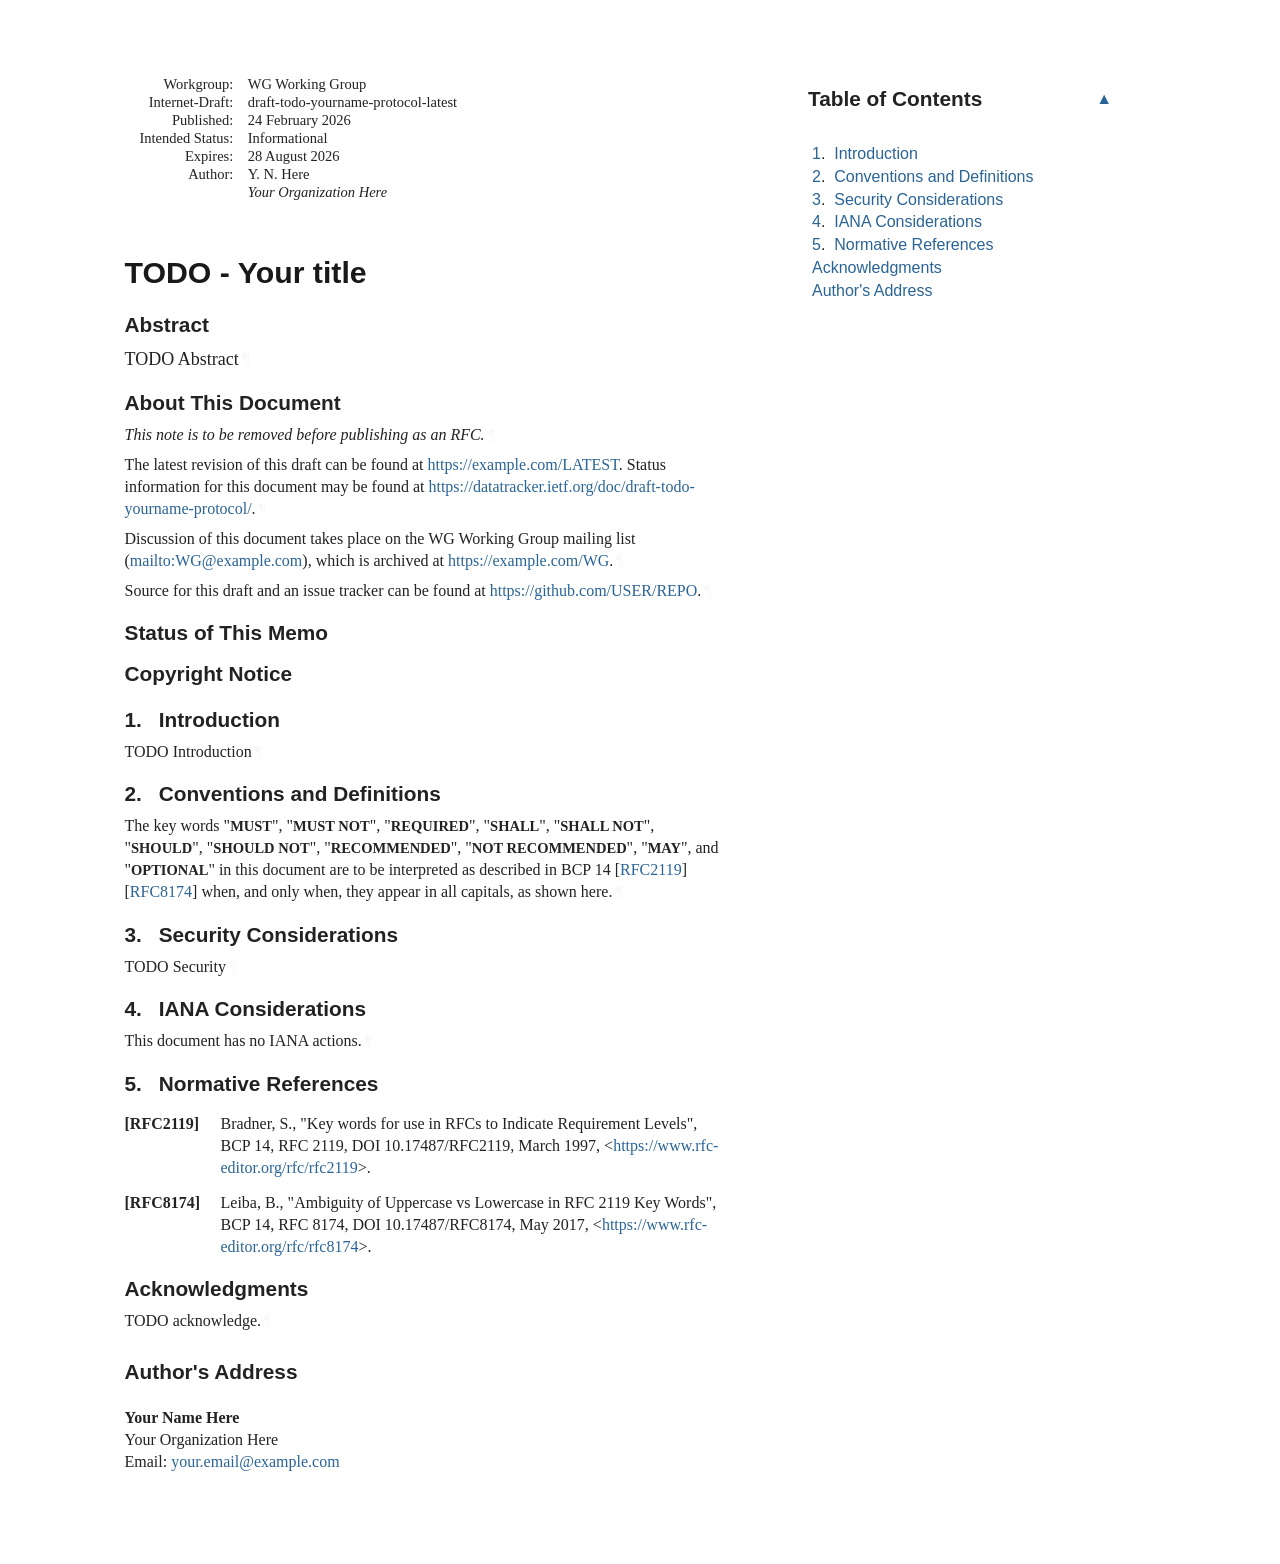
<file: draft-todo-yourname-protocol.html>
<!DOCTYPE html>
<html lang="en" class="Internet-Draft">
<head>
<meta charset="utf-8">
<meta content="Common,Latin" name="scripts">
<meta content="initial-scale=1.0" name="viewport">
<title>TODO - Your title</title>
<meta content="Your Name Here" name="author">
<meta content="
       TODO Abstract 
    " name="description">
<meta content="xml2rfc 3.31.0" name="generator">
<meta content="next generation" name="keyword">
<meta content="unicorn" name="keyword">
<meta content="sparkling distributed ledger" name="keyword">
<meta content="draft-todo-yourname-protocol-latest" name="ietf.draft">
<!-- Generator version information:
  xml2rfc 3.31.0
    Python 3.12.12
    ConfigArgParse 1.7
    google-i18n-address 3.1.1
    intervaltree 3.2.1
    Jinja2 3.1.6
    lxml 6.0.2
    platformdirs 4.5.1
    pycountry 24.6.1
    PyYAML 6.0.3
    requests 2.32.5
    wcwidth 0.3.0
-->
<link href="draft-todo-yourname-protocol.xml" rel="alternate" type="application/rfc+xml">
<link href="#copyright" rel="license">
<style type="text/css">@font-face {
  font-family: 'Lora';
  font-style: italic;
  font-weight: 400;
  font-display: swap;
  src: local('Lora Italic'), local('Lora-Italic'), url('https://martinthomson.github.io/rfc-css/fonts/lora-italic-cyrillic-ext.woff2') format('woff2');
  unicode-range: U+0460-052F, U+1C80-1C88, U+20B4, U+2DE0-2DFF, U+A640-A69F, U+FE2E-FE2F;
}
@font-face {
  font-family: 'Lora';
  font-style: italic;
  font-weight: 400;
  font-display: swap;
  src: local('Lora Italic'), local('Lora-Italic'), url('https://martinthomson.github.io/rfc-css/fonts/lora-italic-cyrillic-ext.woff2') format('woff2');
  unicode-range: U+0400-045F, U+0490-0491, U+04B0-04B1, U+2116;
}
@font-face {
  font-family: 'Lora';
  font-style: italic;
  font-weight: 400;
  font-display: swap;
  src: local('Lora Italic'), local('Lora-Italic'), url('https://martinthomson.github.io/rfc-css/fonts/lora-italic-vietnamese.woff2') format('woff2');
  unicode-range: U+0102-0103, U+0110-0111, U+1EA0-1EF9, U+20AB;
}
@font-face {
  font-family: 'Lora';
  font-style: italic;
  font-weight: 400;
  font-display: swap;
  src: local('Lora Italic'), local('Lora-Italic'), url('https://martinthomson.github.io/rfc-css/fonts/lora-italic-latin-ext.woff2') format('woff2');
  unicode-range: U+0100-024F, U+0259, U+1E00-1EFF, U+2020, U+20A0-20AB, U+20AD-20CF, U+2113, U+2C60-2C7F, U+A720-A7FF;
}

@font-face {
  font-family: 'Lora';
  font-style: italic;
  font-weight: 400;
  font-display: swap;
  src: local('Lora Italic'), local('Lora-Italic'), url('https://martinthomson.github.io/rfc-css/fonts/lora-italic-latin.woff2') format('woff2');
  unicode-range: U+0000-00FF, U+0131, U+0152-0153, U+02BB-02BC, U+02C6, U+02DA, U+02DC, U+2000-206F, U+2074, U+20AC, U+2122, U+2191, U+2193, U+2212, U+2215, U+FEFF, U+FFFD;
}
@font-face {
  font-family: 'Lora';
  font-style: normal;
  font-weight: 400;
  font-display: swap;
  src: local('Lora Regular'), local('Lora-Regular'), url('https://martinthomson.github.io/rfc-css/fonts/lora-regular-cyrillic-ext.woff2') format('woff2');
  unicode-range: U+0460-052F, U+1C80-1C88, U+20B4, U+2DE0-2DFF, U+A640-A69F, U+FE2E-FE2F;
}
@font-face {
  font-family: 'Lora';
  font-style: normal;
  font-weight: 400;
  font-display: swap;
  src: local('Lora Regular'), local('Lora-Regular'), url('https://martinthomson.github.io/rfc-css/fonts/lora-regular-cyrillic.woff2') format('woff2');
  unicode-range: U+0400-045F, U+0490-0491, U+04B0-04B1, U+2116;
}
@font-face {
  font-family: 'Lora';
  font-style: normal;
  font-weight: 400;
  font-display: swap;
  src: local('Lora Regular'), local('Lora-Regular'), url('https://martinthomson.github.io/rfc-css/fonts/lora-regular-vietnamese.woff2') format('woff2');
  unicode-range: U+0102-0103, U+0110-0111, U+1EA0-1EF9, U+20AB;
}
@font-face {
  font-family: 'Lora';
  font-style: normal;
  font-weight: 400;
  font-display: swap;
  src: local('Lora Regular'), local('Lora-Regular'), url('https://martinthomson.github.io/rfc-css/fonts/lora-regular-latin-ext.woff2') format('woff2');
  unicode-range: U+0100-024F, U+0259, U+1E00-1EFF, U+2020, U+20A0-20AB, U+20AD-20CF, U+2113, U+2C60-2C7F, U+A720-A7FF;
}
@font-face {
  font-family: 'Lora';
  font-style: normal;
  font-weight: 400;
  font-display: swap;
  src: local('Lora Regular'), local('Lora-Regular'), url('https://martinthomson.github.io/rfc-css/fonts/lora-regular-latin.woff2') format('woff2');
  unicode-range: U+0000-00FF, U+0131, U+0152-0153, U+02BB-02BC, U+02C6, U+02DA, U+02DC, U+2000-206F, U+2074, U+20AC, U+2122, U+2191, U+2193, U+2212, U+2215, U+FEFF, U+FFFD;
}

@font-face {
  font-family: 'Lora';
  font-style: normal;
  font-weight: 700;
  font-display: swap;
  src: local('Lora Bold'), local('Lora-Bold'), url('https://martinthomson.github.io/rfc-css/fonts/lora-bold-cyrillic-ext.woff2') format('woff2');
  unicode-range: U+0460-052F, U+1C80-1C88, U+20B4, U+2DE0-2DFF, U+A640-A69F, U+FE2E-FE2F;
}
@font-face {
  font-family: 'Lora';
  font-style: normal;
  font-weight: 700;
  font-display: swap;
  src: local('Lora Bold'), local('Lora-Bold'), url('https://martinthomson.github.io/rfc-css/fonts/lora-bold-cyrillic.woff2') format('woff2');
  unicode-range: U+0400-045F, U+0490-0491, U+04B0-04B1, U+2116;
}
@font-face {
  font-family: 'Lora';
  font-style: normal;
  font-weight: 700;
  font-display: swap;
  src: local('Lora Bold'), local('Lora-Bold'), url('https://martinthomson.github.io/rfc-css/fonts/lora-bold-vietnamese.woff2') format('woff2');
  unicode-range: U+0102-0103, U+0110-0111, U+1EA0-1EF9, U+20AB;
}
@font-face {
  font-family: 'Lora';
  font-style: normal;
  font-weight: 700;
  font-display: swap;
  src: local('Lora Bold'), local('Lora-Bold'), url('https://martinthomson.github.io/rfc-css/fonts/lora-bold-latin-ext.woff2') format('woff2');
  unicode-range: U+0100-024F, U+0259, U+1E00-1EFF, U+2020, U+20A0-20AB, U+20AD-20CF, U+2113, U+2C60-2C7F, U+A720-A7FF;
}
@font-face {
  font-family: 'Lora';
  font-style: normal;
  font-weight: 700;
  font-display: swap;
  src: local('Lora Bold'), local('Lora-Bold'), url('https://martinthomson.github.io/rfc-css/fonts/lora-bold-latin.woff2') format('woff2');
  unicode-range: U+0000-00FF, U+0131, U+0152-0153, U+02BB-02BC, U+02C6, U+02DA, U+02DC, U+2000-206F, U+2074, U+20AC, U+2122, U+2191, U+2193, U+2212, U+2215, U+FEFF, U+FFFD;
}
@font-face {
  font-family: 'Lora';
  font-style: normal;
  font-weight: 600;
  font-display: swap;
  src: local('Lora SemiBold'), local('Lora-SemiBold'), url('https://martinthomson.github.io/rfc-css/fonts/lora-semibold-latin.woff2') format('woff2');
  unicode-range: U+0000-00FF, U+0131, U+0152-0153, U+02BB-02BC, U+02C6, U+02DA, U+02DC, U+2000-206F, U+2074, U+20AC, U+2122, U+2191, U+2193, U+2212, U+2215, U+FEFF, U+FFFD;
}

@font-face {
  font-family: 'Oxygen Mono';
  font-style: normal;
  font-weight: 400;
  font-display: swap;
  src: local('Oxygen Mono'), local('OxygenMono-Regular'), url('https://martinthomson.github.io/rfc-css/fonts/oxygenmono-regular-latin-ext.woff2') format('woff2');
  unicode-range: U+0100-02BA, U+02BD-02C5, U+02C7-02CC, U+02CE-02D7, U+02DD-02FF, U+0304, U+0308, U+0329, U+1D00-1DBF, U+1E00-1E9F, U+1EF2-1EFF, U+2020, U+20A0-20AB, U+20AD-20C0, U+2113, U+2C60-2C7F, U+A720-A7FF;
}
@font-face {
  font-family: 'Oxygen Mono';
  font-style: normal;
  font-weight: 400;
  font-display: swap;
  src: local('Oxygen Mono'), local('OxygenMono-Regular'), url('https://martinthomson.github.io/rfc-css/fonts/oxygenmono-regular-latin.woff2') format('woff2');
  unicode-range: U+0000-00FF, U+0131, U+0152-0153, U+02BB-02BC, U+02C6, U+02DA, U+02DC, U+0304, U+0308, U+0329, U+2000-206F, U+20AC, U+2122, U+2191, U+2193, U+2212, U+2215, U+FEFF, U+FFFD;
}
}

@font-face {
  font-family: 'Sofia Sans Semi Condensed';
  font-style: italic;
  font-weight: 1 1000;
  src: url('https://martinthomson.github.io/rfc-css/fonts/sofiasanssemicondensed-italic-cyrillic-ext.woff2') format('woff2');
  unicode-range: U+0460-052F, U+1C80-1C8A, U+20B4, U+2DE0-2DFF, U+A640-A69F, U+FE2E-FE2F;
}
@font-face {
  font-family: 'Sofia Sans Semi Condensed';
  font-style: italic;
  font-weight: 1 1000;
  src: url('https://martinthomson.github.io/rfc-css/fonts/sofiasanssemicondensed-italic-cyrillic.woff2') format('woff2');
  unicode-range: U+0301, U+0400-045F, U+0490-0491, U+04B0-04B1, U+2116;
}
@font-face {
  font-family: 'Sofia Sans Semi Condensed';
  font-style: italic;
  font-weight: 1 1000;
  src: url('https://martinthomson.github.io/rfc-css/fonts/sofiasanssemicondensed-italic-greek.woff2') format('woff2');
  unicode-range: U+0370-0377, U+037A-037F, U+0384-038A, U+038C, U+038E-03A1, U+03A3-03FF;
}
@font-face {
  font-family: 'Sofia Sans Semi Condensed';
  font-style: italic;
  font-weight: 1 1000;
  src: url('https://martinthomson.github.io/rfc-css/fonts/sofiasanssemicondensed-italic-latin-ext.woff2') format('woff2');
  unicode-range: U+0100-02BA, U+02BD-02C5, U+02C7-02CC, U+02CE-02D7, U+02DD-02FF, U+0304, U+0308, U+0329, U+1D00-1DBF, U+1E00-1E9F, U+1EF2-1EFF, U+2020, U+20A0-20AB, U+20AD-20C0, U+2113, U+2C60-2C7F, U+A720-A7FF;
}
@font-face {
  font-family: 'Sofia Sans Semi Condensed';
  font-style: italic;
  font-weight: 1 1000;
  src: url('https://martinthomson.github.io/rfc-css/fonts/sofiasanssemicondensed-italic-latin.woff2') format('woff2');
  unicode-range: U+0000-00FF, U+0131, U+0152-0153, U+02BB-02BC, U+02C6, U+02DA, U+02DC, U+0304, U+0308, U+0329, U+2000-206F, U+20AC, U+2122, U+2191, U+2193, U+2212, U+2215, U+FEFF, U+FFFD;
}
@font-face {
  font-family: 'Sofia Sans Semi Condensed';
  font-style: normal;
  font-weight: 1 1000;
  src: url('https://martinthomson.github.io/rfc-css/fonts/sofiasanssemicondensed-regular-cyrillic-ext.woff2') format('woff2');
  unicode-range: U+0460-052F, U+1C80-1C8A, U+20B4, U+2DE0-2DFF, U+A640-A69F, U+FE2E-FE2F;
}
@font-face {
  font-family: 'Sofia Sans Semi Condensed';
  font-style: normal;
  font-weight: 1 1000;
  src: url('https://martinthomson.github.io/rfc-css/fonts/sofiasanssemicondensed-regular-cyrillic.woff2') format('woff2');
  unicode-range: U+0301, U+0400-045F, U+0490-0491, U+04B0-04B1, U+2116;
}
@font-face {
  font-family: 'Sofia Sans Semi Condensed';
  font-style: normal;
  font-weight: 1 1000;
  src: url('https://martinthomson.github.io/rfc-css/fonts/sofiasanssemicondensed-regular-greek.woff2') format('woff2');
  unicode-range: U+0370-0377, U+037A-037F, U+0384-038A, U+038C, U+038E-03A1, U+03A3-03FF;
}
@font-face {
  font-family: 'Sofia Sans Semi Condensed';
  font-style: normal;
  font-weight: 1 1000;
  src: url('https://martinthomson.github.io/rfc-css/fonts/sofiasanssemicondensed-regular-latin-ext.woff2') format('woff2');
  unicode-range: U+0100-02BA, U+02BD-02C5, U+02C7-02CC, U+02CE-02D7, U+02DD-02FF, U+0304, U+0308, U+0329, U+1D00-1DBF, U+1E00-1E9F, U+1EF2-1EFF, U+2020, U+20A0-20AB, U+20AD-20C0, U+2113, U+2C60-2C7F, U+A720-A7FF;
}
@font-face {
  font-family: 'Sofia Sans Semi Condensed';
  font-style: normal;
  font-weight: 1 1000;
  src: url('https://martinthomson.github.io/rfc-css/fonts/sofiasanssemicondensed-regular-latin.woff2') format('woff2');
  unicode-range: U+0000-00FF, U+0131, U+0152-0153, U+02BB-02BC, U+02C6, U+02DA, U+02DC, U+0304, U+0308, U+0329, U+2000-206F, U+20AC, U+2122, U+2191, U+2193, U+2212, U+2215, U+FEFF, U+FFFD;
}

:root {
  color-scheme: light dark;
  --background-color: #fff;
  --text-color: #222;
  --title-color: #191919;
  --link-color: #2a6496;
  --highlight-color: #f9f9f9;
  --line-color: #eee;
  --pilcrow-weak: #ddd;
  --pilcrow-strong: #bbb;
  --small-font-size: 14.5px;
  --font-mono: 'Oxygen Mono', monospace;
  --font-title: "Sofia Sans Semi Condensed", sans-serif;
  scrollbar-color: #bbb #eee;
}
body {
  max-width: 600px;
  margin: 75px auto;
  padding: 0 5px;
  color: var(--text-color);
  background-color: var(--background-color);
  font: 16px/22px "Lora", serif;
  scroll-behavior: smooth;
}

.ears {
  display: none;
}

/* headings */
section {
  clear: both;
}
.section-number {
  padding-right: 0.5em;
}
h1, h2, h3, h4, h5, h6 {
  font-family: var(--font-title);
  font-weight: 680;
  margin: 0.8em 0 0.3em;
  font-size-adjust: 0.5;
  color: var(--title-color);
}
h1#title {
  font-size: 32px;
  line-height: 40px;
  clear: both;
}
h1#title, h1#rfcnum {
  margin: 1.5em 0 0.2em;
}
h1#rfcnum + h1#title {
  margin: 0.2em 0;
}

h1, h2, h3 {
  font-size: 22px;
  line-height: 27px;
}
h4, h5, h6 {
  font-size: 20px;
  line-height: 24px;
}

/* general structure */
.author {
  padding-bottom: 0.3em;
  vertical-align: top;
}
#abstract+p {
  font-size: 18px;
  line-height: 24px;
}
#abstract+p code, #abstract+p samp, #abstract+p tt {
  font-size: 16px;
  line-height: 0;
}

p {
  padding: 0;
  margin: 0.5em 0;
  text-align: left;
}
div {
  margin: 0;
}
.alignRight.art-text {
  background-color: var(--highlight-color);
  border: 1px solid var(--line-color);
  border-radius: 3px;
  padding: 0.5em 1em 0;
  margin-bottom: 0.5em;
}
.alignRight.art-text pre {
  padding: 0;
  width: auto;
}
.alignRight {
  margin: 1em 0;
}
.alignRight > *:first-child {
  border: none;
  margin: 0;
  float: right;
  clear: both;
}
.alignRight > *:nth-child(2) {
  clear: both;
  display: block;
  border: none;
}
svg {
  display: block;
}
/* font-family isn't space-separated, but =~ will have to do */
svg[font-family~="monospace" i], svg [font-family~="monospace" i] {
  font-family: var(--font-mono);
}
.alignCenter.art-text {
  background-color: var(--highlight-color);
  border: 1px solid var(--line-color);
  border-radius: 3px;
  padding: 0.5em 1em 0;
  margin-bottom: 0.5em;
}
.alignCenter.art-text pre {
  padding: 0;
  width: auto;
}
.alignCenter {
  margin: 1em 0;
}
.alignCenter > *:first-child {
  border: none;
  /* this isn't optimal, but it's an existence proof.  PrinceXML doesn't
     support flexbox yet.
  */
  display: table;
  margin: 0 auto;
}

/* lists */
ol, ul {
  padding: 0;
  margin: 0 0 0.5em 2em;
  & :is(ol, ul) {
    margin-left: 1em;
  }
}
li {
  margin: 0 0 0.25em 0;
}
ul.empty, .ulEmpty {
  list-style-type: none;
  & li {
    margin-top: 0.5em;
  }
}
:is(ul, ol).compact, .ulCompact, .olCompact {
  margin: 0 0 0 2em;
  & li {
    margin: 0;
    & :first-child { margin-top: 0; }
    & :last-child { margin-bottom: 0; }
  }
}

/* definition lists */
dl {
  clear: left;
  --indent: 3ch;
  /* --indent: attr(indent ch); not supported in any browser, but we can dream */
  &.olPercent {
    --indent: 5ch;
    & > dt {
      min-width: calc(var(--indent) - 2ch);
    }
  }
  &.olPercent > dt {
    float: none;
  }

  dl > dd > & {
    margin-top: 0.5em;
    margin-bottom: 0;
  }
}
dl:not(.dlNewline) > dt {
  float: left;
  margin-right: 2ch;
  min-width: 8ch;
}
dl > dd {
  margin-bottom: .8em;
  margin-left: var(--indent) !important; /* stupid element overrides */
  min-height: 2ex;
}
:is(dl.compact, .dlCompact) > dd {
  margin-bottom: 0;
  & > :is(:first-child, .break:first-child + *) {
    margin-top: 0;
  }
  & > :is(:last-child) {
    margin-bottom: 0;
  }
}
:is(dd, span).break {
  display: none;
}

/* links */
a, a[href].selfRef:hover {
  text-decoration: none;
}
a[href] {
  color: var(--link-color);
}
a[href].selfRef, .iref + a[href].internal {
  color: var(--text-color);
}
a[href]:hover {
  text-decoration: underline;
}
a[href].selfRef:hover {
  background-color: var(--highlight-color);
}
a.xref:is(.cite, .auto), :is(#status-of-memo, #copyright) a {
  white-space: nowrap;
}

/* Figures */
tt, code, pre {
  background-color: var(--highlight-color);
  font: 14px/22px var(--font-mono);
}
tt, code {
  /* changing the font for inline elements leads to different ascender
     and descender heights; as we want to retain baseline alignment,
     remove leading to avoid altering the final height of lines
     note: this fails if these blocks take an entire line,
     a different solution would be great */
  line-height: 0;
}
:is(h1, h2, h3, h4, h5, h6) :is(tt, code) {
  font-size: 84%;
}
pre {
  border: 1px solid var(--line-color);
  font-size: 13.5px;
  line-height: 16px;
  letter-spacing: -0.2px;
  margin: 5px;
  padding: 5px;
}
img {
  max-width: 100%;
}
figure {
  margin: 0.5em 0;
  padding: 0;
}
figure blockquote {
  margin: 0.8em 0.4em 0.4em;
}
figcaption, caption {
  font-style: italic;
  margin: 0.5em 1.5em;
  text-align: left;
  caption-side: bottom;
}
@media screen {
  /* Auto-collapse boilerplate. */
  :is(#status-of-memo, #copyright) p {
    margin: -2px 0;
    max-height: 0;
    transition: max-height 2s ease, margin 0.5s ease 0.5s;
    overflow: hidden;
  }
  :is(#status-of-memo, #copyright):hover p,
  :is(#status-of-memo, #copyright) h2:target ~ p {
    margin: 0.5em 0;
    max-height: 500px;
    overflow: auto;
  }
  pre, svg {
    display: inline-block;
    /* In the horizontal direction, sometimes people make over-sized figures.
       Scrollbars for those is therefore necessary: auto adds them as necessary..
       In the vertical direction, the line-height can combine with the font
       asender/descender height to produce scrollbars: hidden avoids that. */
    overflow: auto hidden;
  }
  pre {
    max-width: 100%;
    width: calc(100% - 22px - 1em);
  }
  svg {
    max-width: calc(100% - 22px - 1em);
  }
  figure pre {
    display: block;
    width: calc(100% - 25px);
  }
  :is(pre, svg) + .pilcrow {
    display: inline-block;
    vertical-align: text-bottom;
    padding-bottom: 8px;
  }
}

/* aside, blockquote */
aside, blockquote {
  margin-left: 0;
  padding: 0 2em;
  font-style: italic;
}
blockquote {
  margin: 1em 0;
  border-left: 2px var(--pilcrow-strong) solid;
}
cite {
  display: block;
  text-align: right;
  font-style: italic;
}

/* tables */
table {
  width: auto;
  max-width: 100%;
  margin: 0 0 1em;
  border-collapse: collapse;
}
table.right {
  margin-left: auto;
}
table.center {
  margin-left: auto;
  margin-right: auto;
}
table.left {
  margin-right: auto;
}
table .text-left {
  text-align: left;
}
table .text-center {
  text-align: center;
}
table .text-right {
  text-align: right;
}

thead, tbody {
  border: 1px solid var(--line-color);
}
th, td {
  text-align: left;
  vertical-align: top;
  padding: 5px 10px;
}
th {
  background-color: var(--line-color);
}
:is(tr:nth-child(2n), thead+tbody > tr:nth-child(2n+1)) > td {
  background-color: var(--background-color);
}
:is(tr:nth-child(2n+1), thead+tbody > tr:nth-child(2n)) > td {
  background-color: var(--highlight-color);
}
table caption {
  margin: 0;
  padding: 3px 0 3px 1em;
}
table p {
  margin: 0;
}

/* pilcrow */
a.pilcrow {
  margin-left: 3px;
  opacity: 0.2;
  user-select: none;
  &[href] {
    color: var(--pilcrow-weak);
    &:hover { text-decoration: none; }
  }
}
@media not print {
  :hover > a.pilcrow, a.pilcrow:focus {
    opacity: 1;
  }
  a.pilcrow[href]:hover {
    color: var(--pilcrow-strong);
    background-color: transparent;
  }
}
@media print {
  a.pilcrow {
    display: none;
  }
}

/* misc */
hr {
  border: 0;
  border-top: 1px solid var(--line-color);
}
.bcp14 {
  font-variant: small-caps;
  font-weight: 600;
  font-size: var(--small-font-size);
}
.role {
  font-variant: all-small-caps;
}
sub, sup {
  line-height: 1;
  font-size: 80%;
}

/* info block */
#identifiers {
  margin: 0;
  font-size: var(--small-font-size);
  line-height: 18px;
  --identifier-width: 15ch;
  & dt {
    width: var(--identifier-width);
    min-width: var(--identifier-width);
    clear: left;
    float: left;
    text-align: right;
    margin-right: 1ch;
  }
  & dd {
    margin: 0;
    margin-left: calc(1em + var(--identifier-width)) !important;
    min-width: 5em;
  }
  & .authors {
    & .author {
      display: inline-block;
      margin-right: 1.5em;
    }
    & .org {
      font-style: italic;
    }
  }
}

/* The prepared/rendered info at the very bottom of the page */
.docInfo {
  color: #999;
  font-size: 0.9em;
  font-style: italic;
  margin-top: 2em;
}
.docInfo .prepared {
  float: right;
}

/* table of contents */
#toc {
  padding: 0.75em 0 2em 0;
  margin-bottom: 1em;

  & nav {
    & ul {
      margin: 0 0.5em 0 0;
      padding: 0;
      list-style: none;
    }
    & li {
      line-height: 1.3em;
      margin: 2px 0;
      padding-left: 1.2em;
      text-indent: -1.2em;
    }
  }
  & a.xref {
    white-space: normal;
  }
}

.references {
  & > dt {
    text-align: right;
    font-weight: bold;
    min-width: 10ch;
    margin-right: 1.5ch;
    &:target::before {
      content: "⇒";
      margin: 0 10px 0 -25px;
    }
  }
  & > dd {
    margin-left: 12ch !important;
    overflow: visible;
    & .refInstance {
      margin-bottom: 0.8em;
    }
    & .ascii {
      margin-bottom: 0.25em;
    }
  }
}

#rfc\.index\.index + ul {
  margin-left: 0;
}

/* authors */
address.vcard {
  font-style: normal;
  max-width: 20em;
  margin: 1em auto 1em 0;

  & .nameRole {
    font-weight: 700;
    margin-left: 0;
  }
  & .label {
    margin: 0.5em 0;
  }
  & .type {
    display: none;
  }
  & .alternative-contact {
    margin: 0.5em 0 0.25em 0;
  }
  & .non-ascii {
    margin: 0 0 0 2em;
  }
  & div.left {
    text-align: left;
  }
  & div.right {
    text-align: right;
  }
}

hr.addr {
  border-top: 1px dashed;
  margin: 0;
  color: #ddd;
  max-width: calc(100% - 16px);
}
@media (min-width: 500px) {
  #authors-addresses > section {
    column-count: 2;
    column-gap: 20px;
  }
  #authors-addresses > section > h2 {
    column-span: all;
  }
  /* hack for break-inside: avoid-column */
  #authors-addresses address {
    display: inline-block;
    break-inside: avoid-column;
  }
}

/* Comments */
.rfcEditorRemove p:first-of-type {
  font-style: italic;
}
.cref {
  background-color: rgba(249, 232, 105, 0.3);
  padding: 2px 4px;
}
.crefSource {
  font-style: italic;
}

@media screen {
  #toc nav {
    font-family: var(--font-title);
    font-weight: 360;
    & > ul { margin-bottom: 2em; }
    & ul {
      margin: 0 0 0 4px;
      & :is(p, li) {
        margin: 2px 0;
      }
    }
  }
  #toc a.toplink {
    float: right;
  }
}
@media not screen {
  #toc a.toplink {
    display: none;
  }
}


/* TOC layout for smaller screens */
@media screen and (max-width: 929px) {
  #toc {
    position: fixed;
    z-index: 2;
    top: 0;
    right: 0;
    padding: 1px 0 0 0;
    margin: 0;
    border-bottom: 1px solid #ccc;
    opacity: 0.6;
  }
  #toc h2 {
    margin: 0;
    padding: 2px 0 2px 6px;
    padding-right: 1em;
    font-size: 18px;
    line-height: 24px;
    min-width: 190px;
    text-align: right;
    background-color: #444;
    color: white;
    cursor: pointer;
    &::before { /* css hamburger */
      float: right;
      position: relative;
      width: 1em;
      height: 1px;
      left: -164px;
      margin: 8px 0 0 0;
      background: white none repeat scroll 0 0;
      box-shadow: 0 4px 0 0 white, 0 8px 0 0 white;
      content: "";
    }
  }
  #toc nav {
    display: none;
    background-color: var(--background-color);
    padding: 0.5em 1em 1em;
    overflow: auto;
    overscroll-behavior: contain;
    height: calc(100vh - 48px);
    border-left: 1px solid #ddd;
  }
  #toc.active {
    opacity: 1;
    & nav { display: block; }
  }
  /* Make the collapsed ToC header render white on gray also when it's a link */
  #toc h2 a,
  #toc h2 a:is(:link, :focus, :hover),
  #toc a.toplink,
  #toc a.toplink:hover {
    color: white;
    background-color: #444;
    text-decoration: none;
  }
  #toc a.toplink {
    margin: 2px 0.5em 0;
  }
}

/* TOC layout for wide screens */
@media screen and (min-width: 930px) {
  body {
    padding-right: 360px;
    padding-right: calc(min(180px + 20%, 500px));
  }
  #toc {
    position: fixed;
    bottom: 0;
    right: 0;
    right: calc(50vw - 480px);
    width: 312px;
    margin: 0;
    padding: 0;
    z-index: 1;
  }
  #toc h2 {
    margin: 0;
    padding: 0.25em 1em 1em 0;
  }
  #toc nav {
    display: block;
    height: calc(90vh - 84px);
    bottom: 0;
    padding: 0.5em 0 2em;
    overflow: auto;
    overscroll-behavior: contain;
    scrollbar-width: thin;
  }
  img { /* future proofing */
    max-width: 100%;
    height: auto;
  }
  #toc a.toplink {
    margin: 8px 0.5em 0;
  }
}

/* pagination */
@media print {
  body {
    width: 100%;
  }
  p {
    orphans: 3;
    widows: 3;
  }
  #n-copyright-notice {
    border-bottom: none;
  }
  #toc, #n-introduction {
    page-break-before: always;
  }
  #toc {
    border-top: none;
    padding-top: 0;
  }
  figure, pre, .vcard {
    page-break-inside: avoid;
  }
  h1, h2, h3, h4, h5, h6 {
    page-break-after: avoid;
  }
  :is(h2, h3, h4, h5, h6)+*, dd {
    page-break-before: avoid;
  }
  pre {
    white-space: pre-wrap;
    word-wrap: break-word;
    font-size: 10pt;
  }
  table {
    border: 1px solid #ddd;
  }
  td {
    border-top: 1px solid #ddd;
  }
}

@page :first {
  padding-top: 0;
  @top-left {
    content: normal;
    border: none;
  }
  @top-center {
    content: normal;
    border: none;
  }
  @top-right {
    content: normal;
    border: none;
  }
}

@page {
  size: A4;
  margin-bottom: 45mm;
  padding-top: 20px;
}

/* Dark mode. */
@media (prefers-color-scheme: dark) {
:root {
  --background-color: #121212;
  --text-color: #f0f0f0;
  --title-color: #fff;
  --link-color: #4da4f0;
  --highlight-color: #282828;
  --line-color: #444;
  --pilcrow-weak: #444;
  --pilcrow-strong: #666;
  scrollbar-color: #777 #333;
}
}

/* SVG Trick: a prefix match works because only black and white are allowed */
svg :is([stroke="black"], [stroke^="#000"]) {
  stroke: var(--text-color);
}
svg :is([stroke="white"], [stroke^="#fff"]) {
  stroke: var(--background-color);
}
svg :is([fill="black"], [fill^="#000"], :not([fill])) {
  fill: var(--text-color);
}
svg :is([fill="white"], [fill^="#fff"]) {
  fill: var(--background-color);
}
</style>

</head>
<body class="xml2rfc">
<table class="ears">
<thead><tr>
<td class="left">Internet-Draft</td>
<td class="center">TODO - Abbreviation</td>
<td class="right">February 2026</td>
</tr></thead>
<tfoot><tr>
<td class="left">Here</td>
<td class="center">Expires 28 August 2026</td>
<td class="right">[Page]</td>
</tr></tfoot>
</table>
<div id="external-metadata" class="document-information"></div>
<div id="internal-metadata" class="document-information">
<dl id="identifiers">
<dt class="label-workgroup">Workgroup:</dt>
<dd class="workgroup">WG Working Group</dd>
<dt class="label-internet-draft">Internet-Draft:</dt>
<dd class="internet-draft">draft-todo-yourname-protocol-latest</dd>
<dt class="label-published">Published:</dt>
<dd class="published">
<time datetime="2026-02-24" class="published">24 February 2026</time>
    </dd>
<dt class="label-intended-status">Intended Status:</dt>
<dd class="intended-status">Informational</dd>
<dt class="label-expires">Expires:</dt>
<dd class="expires"><time datetime="2026-08-28">28 August 2026</time></dd>
<dt class="label-authors">Author:</dt>
<dd class="authors">
<div class="author">
      <div class="author-name">Y. N. Here</div>
<div class="org">Your Organization Here</div>
</div>
</dd>
</dl>
</div>
<h1 id="title">TODO - Your title</h1>
<section id="section-abstract">
      <h2 id="abstract"><a href="#abstract" class="selfRef">Abstract</a></h2>
<p id="section-abstract-1">TODO Abstract<a href="#section-abstract-1" class="pilcrow">¶</a></p>
</section>
<section class="note rfcEditorRemove" id="section-note.1">
      <h2 id="name-about-this-document">
<a href="#name-about-this-document" class="section-name selfRef">About This Document</a>
      </h2>
<p id="section-note.1-1">This note is to be removed before publishing as an RFC.<a href="#section-note.1-1" class="pilcrow">¶</a></p>
<p id="section-note.1-2">
        The latest revision of this draft can be found at <span><a href="https://example.com/LATEST">https://example.com/LATEST</a></span>.
        Status information for this document may be found at <span><a href="https://datatracker.ietf.org/doc/draft-todo-yourname-protocol/">https://datatracker.ietf.org/doc/draft-todo-yourname-protocol/</a></span>.<a href="#section-note.1-2" class="pilcrow">¶</a></p>
<p id="section-note.1-3">
        Discussion of this document takes place on the
        WG Working Group mailing list (<span><a href="mailto:WG@example.com">mailto:WG@example.com</a></span>),
        which is archived at <span><a href="https://example.com/WG">https://example.com/WG</a></span>.<a href="#section-note.1-3" class="pilcrow">¶</a></p>
<p id="section-note.1-4">Source for this draft and an issue tracker can be found at
        <span><a href="https://github.com/USER/REPO">https://github.com/USER/REPO</a></span>.<a href="#section-note.1-4" class="pilcrow">¶</a></p>
</section>
<div id="status-of-memo">
<section id="section-boilerplate.1">
        <h2 id="name-status-of-this-memo">
<a href="#name-status-of-this-memo" class="section-name selfRef">Status of This Memo</a>
        </h2>
<p id="section-boilerplate.1-1">
        This Internet-Draft is submitted in full conformance with the
        provisions of BCP 78 and BCP 79.<a href="#section-boilerplate.1-1" class="pilcrow">¶</a></p>
<p id="section-boilerplate.1-2">
        Internet-Drafts are working documents of the Internet Engineering Task
        Force (IETF). Note that other groups may also distribute working
        documents as Internet-Drafts. The list of current Internet-Drafts is
        at <span><a href="https://datatracker.ietf.org/drafts/current/">https://datatracker.ietf.org/drafts/current/</a></span>.<a href="#section-boilerplate.1-2" class="pilcrow">¶</a></p>
<p id="section-boilerplate.1-3">
        Internet-Drafts are draft documents valid for a maximum of six months
        and may be updated, replaced, or obsoleted by other documents at any
        time. It is inappropriate to use Internet-Drafts as reference
        material or to cite them other than as "work in progress."<a href="#section-boilerplate.1-3" class="pilcrow">¶</a></p>
<p id="section-boilerplate.1-4">
        This Internet-Draft will expire on 28 August 2026.<a href="#section-boilerplate.1-4" class="pilcrow">¶</a></p>
</section>
</div>
<div id="copyright">
<section id="section-boilerplate.2">
        <h2 id="name-copyright-notice">
<a href="#name-copyright-notice" class="section-name selfRef">Copyright Notice</a>
        </h2>
<p id="section-boilerplate.2-1">
            Copyright (c) 2026 IETF Trust and the persons identified as the
            document authors. All rights reserved.<a href="#section-boilerplate.2-1" class="pilcrow">¶</a></p>
<p id="section-boilerplate.2-2">
            This document is subject to BCP 78 and the IETF Trust's Legal
            Provisions Relating to IETF Documents
            (<span><a href="https://trustee.ietf.org/license-info">https://trustee.ietf.org/license-info</a></span>) in effect on the date of
            publication of this document. Please review these documents
            carefully, as they describe your rights and restrictions with
            respect to this document. Code Components extracted from this
            document must include Revised BSD License text as described in
            Section 4.e of the Trust Legal Provisions and are provided without
            warranty as described in the Revised BSD License.<a href="#section-boilerplate.2-2" class="pilcrow">¶</a></p>
</section>
</div>
<div id="toc">
<section id="section-toc.1">
        <a href="#" onclick="scroll(0,0)" class="toplink">▲</a><h2 id="name-table-of-contents">
<a href="#name-table-of-contents" class="section-name selfRef">Table of Contents</a>
        </h2>
<nav class="toc"><ul class="compact toc ulBare ulEmpty">
<li class="compact toc ulBare ulEmpty" id="section-toc.1-1.1">
            <p id="section-toc.1-1.1.1" class="keepWithNext"><a href="#section-1" class="auto internal xref">1</a>.  <a href="#name-introduction" class="internal xref">Introduction</a></p>
</li>
          <li class="compact toc ulBare ulEmpty" id="section-toc.1-1.2">
            <p id="section-toc.1-1.2.1" class="keepWithNext"><a href="#section-2" class="auto internal xref">2</a>.  <a href="#name-conventions-and-definitions" class="internal xref">Conventions and Definitions</a></p>
</li>
          <li class="compact toc ulBare ulEmpty" id="section-toc.1-1.3">
            <p id="section-toc.1-1.3.1" class="keepWithNext"><a href="#section-3" class="auto internal xref">3</a>.  <a href="#name-security-considerations" class="internal xref">Security Considerations</a></p>
</li>
          <li class="compact toc ulBare ulEmpty" id="section-toc.1-1.4">
            <p id="section-toc.1-1.4.1"><a href="#section-4" class="auto internal xref">4</a>.  <a href="#name-iana-considerations" class="internal xref">IANA Considerations</a></p>
</li>
          <li class="compact toc ulBare ulEmpty" id="section-toc.1-1.5">
            <p id="section-toc.1-1.5.1"><a href="#section-5" class="auto internal xref">5</a>.  <a href="#name-normative-references" class="internal xref">Normative References</a></p>
</li>
          <li class="compact toc ulBare ulEmpty" id="section-toc.1-1.6">
            <p id="section-toc.1-1.6.1"><a href="#appendix-A" class="auto internal xref"></a><a href="#name-acknowledgments" class="internal xref">Acknowledgments</a></p>
</li>
          <li class="compact toc ulBare ulEmpty" id="section-toc.1-1.7">
            <p id="section-toc.1-1.7.1"><a href="#appendix-B" class="auto internal xref"></a><a href="#name-authors-address" class="internal xref">Author's Address</a></p>
</li>
        </ul>
</nav>
</section>
</div>
<div id="introduction">
<section id="section-1">
      <h2 id="name-introduction">
<a href="#section-1" class="section-number selfRef">1. </a><a href="#name-introduction" class="section-name selfRef">Introduction</a>
      </h2>
<p id="section-1-1">TODO Introduction<a href="#section-1-1" class="pilcrow">¶</a></p>
</section>
</div>
<div id="conventions-and-definitions">
<section id="section-2">
      <h2 id="name-conventions-and-definitions">
<a href="#section-2" class="section-number selfRef">2. </a><a href="#name-conventions-and-definitions" class="section-name selfRef">Conventions and Definitions</a>
      </h2>
<p id="section-2-1">The key words "<span class="bcp14">MUST</span>", "<span class="bcp14">MUST NOT</span>", "<span class="bcp14">REQUIRED</span>", "<span class="bcp14">SHALL</span>", "<span class="bcp14">SHALL NOT</span>", "<span class="bcp14">SHOULD</span>", "<span class="bcp14">SHOULD NOT</span>", "<span class="bcp14">RECOMMENDED</span>", "<span class="bcp14">NOT RECOMMENDED</span>",
"<span class="bcp14">MAY</span>", and "<span class="bcp14">OPTIONAL</span>" in this document are to be interpreted as
described in BCP 14 <span>[<a href="#RFC2119" class="cite xref">RFC2119</a>]</span> <span>[<a href="#RFC8174" class="cite xref">RFC8174</a>]</span> when, and only when, they
appear in all capitals, as shown here.<a href="#section-2-1" class="pilcrow">¶</a></p>
</section>
</div>
<div id="security-considerations">
<section id="section-3">
      <h2 id="name-security-considerations">
<a href="#section-3" class="section-number selfRef">3. </a><a href="#name-security-considerations" class="section-name selfRef">Security Considerations</a>
      </h2>
<p id="section-3-1">TODO Security<a href="#section-3-1" class="pilcrow">¶</a></p>
</section>
</div>
<div id="iana-considerations">
<section id="section-4">
      <h2 id="name-iana-considerations">
<a href="#section-4" class="section-number selfRef">4. </a><a href="#name-iana-considerations" class="section-name selfRef">IANA Considerations</a>
      </h2>
<p id="section-4-1">This document has no IANA actions.<a href="#section-4-1" class="pilcrow">¶</a></p>
</section>
</div>
<div id="sec-normative-references">
<section id="section-5">
      <h2 id="name-normative-references">
<a href="#section-5" class="section-number selfRef">5. </a><a href="#name-normative-references" class="section-name selfRef">Normative References</a>
      </h2>
<dl class="references">
<dt id="RFC2119">[RFC2119]</dt>
      <dd>
<span class="refAuthor">Bradner, S.</span>, <span class="refTitle">"Key words for use in RFCs to Indicate Requirement Levels"</span>, <span class="seriesInfo">BCP 14</span>, <span class="seriesInfo">RFC 2119</span>, <span class="seriesInfo">DOI 10.17487/RFC2119</span>, <time datetime="1997-03" class="refDate">March 1997</time>, <span>&lt;<a href="https://www.rfc-editor.org/rfc/rfc2119">https://www.rfc-editor.org/rfc/rfc2119</a>&gt;</span>. </dd>
<dd class="break"></dd>
<dt id="RFC8174">[RFC8174]</dt>
    <dd>
<span class="refAuthor">Leiba, B.</span>, <span class="refTitle">"Ambiguity of Uppercase vs Lowercase in RFC 2119 Key Words"</span>, <span class="seriesInfo">BCP 14</span>, <span class="seriesInfo">RFC 8174</span>, <span class="seriesInfo">DOI 10.17487/RFC8174</span>, <time datetime="2017-05" class="refDate">May 2017</time>, <span>&lt;<a href="https://www.rfc-editor.org/rfc/rfc8174">https://www.rfc-editor.org/rfc/rfc8174</a>&gt;</span>. </dd>
<dd class="break"></dd>
</dl>
</section>
</div>
<div id="acknowledgments">
<section id="appendix-A">
      <h2 id="name-acknowledgments">
<a href="#name-acknowledgments" class="section-name selfRef">Acknowledgments</a>
      </h2>
<p id="appendix-A-1">TODO acknowledge.<a href="#appendix-A-1" class="pilcrow">¶</a></p>
</section>
</div>
<div id="authors-addresses">
<section id="appendix-B">
      <h2 id="name-authors-address">
<a href="#name-authors-address" class="section-name selfRef">Author's Address</a>
      </h2>
<address class="vcard">
        <div dir="auto" class="left"><span class="fn nameRole">Your Name Here</span></div>
<div dir="auto" class="left"><span class="org">Your Organization Here</span></div>
<div class="email">
<span>Email:</span>
<a href="mailto:your.email@example.com" class="email">your.email@example.com</a>
</div>
</address>
</section>
</div>
<script>const toc = document.getElementById("toc");
toc.querySelector("h2").addEventListener("click", e => {
  toc.classList.toggle("active");
});
toc.querySelector("nav").addEventListener("click", e => {
  toc.classList.remove("active");
});
</script>
</body>
</html>
</file>
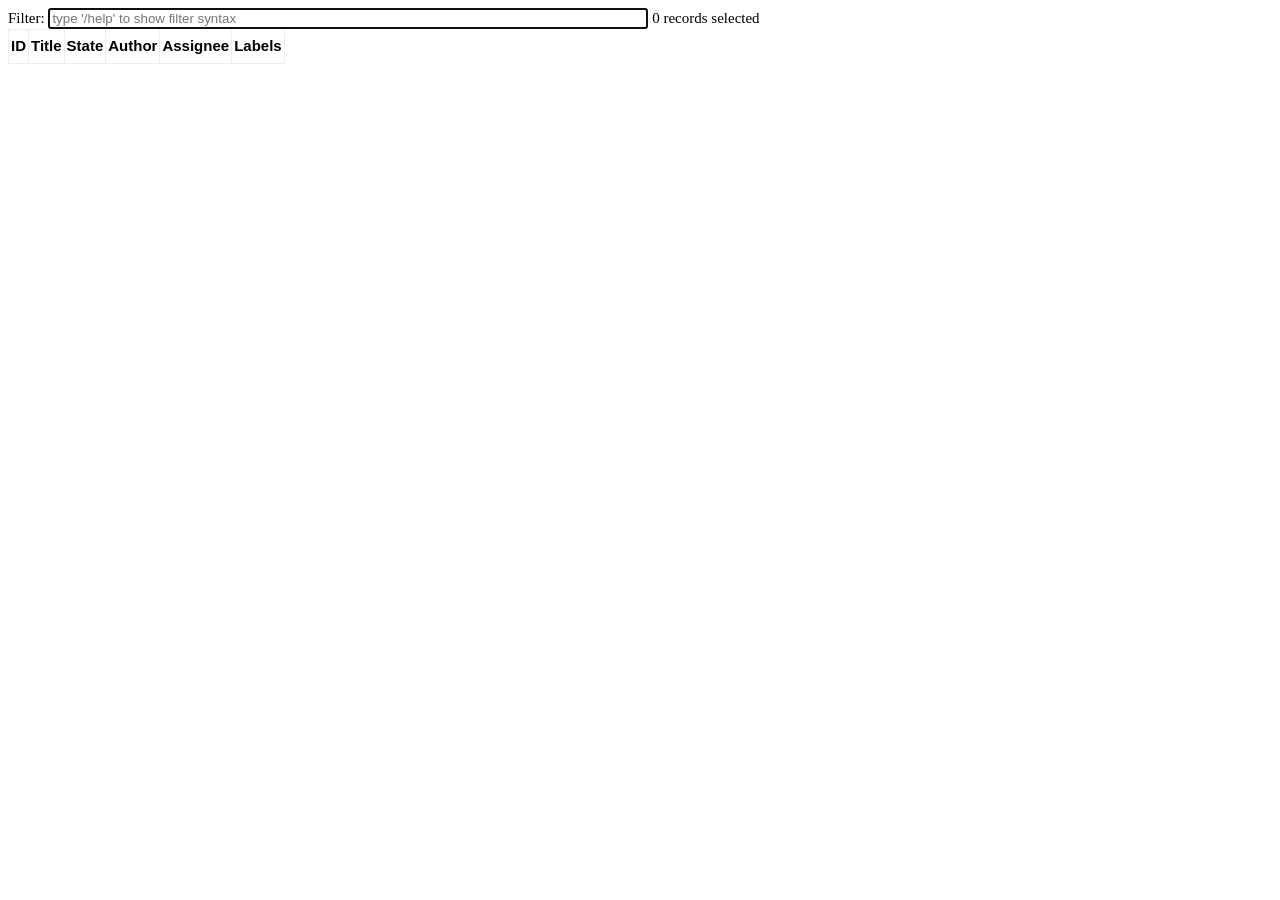
<file: issues.html>
<!DOCTYPE html>
<html>
  <head>
    <meta charset="utf-8">
    <title>Issue Viewer</title>
    <script src="issues.js"></script>
    <style>
@import url("https://martinthomson.github.io/i-d-template/fonts.css");
body { font: 15px/20px "Lora", serif; }
h2, h3, h4, h5, th, .item, .meta {
  font-family: "Cabin Condensed", sans-serif; font-weight: 600; line-height: 150%; }
tt { font: 14px/20px "Oxygen Mono", monospace; }
pre { font: 12.5px/16px "Oxygen Mono", monospace; }
tt, pre { background-color: #eee; border-radius: 2px; padding: 0 2px; }
table { border: 1px solid #ddd; border-collapse: collapse; }
td, th { border: 1px solid #eee; padding: 5px 2px;
         text-align: left; vertical-align: text-bottom; }
td .extra { display: none; max-width: 600px; overflow: auto; margin-top: 5px; }
.date, .id { text-align: right; }
.id a, .title a { text-decoration: none; color: #000; }
.assignees { max-width: 120px; }
.item { white-space: nowrap; }
.item span, .item a {
  margin: 0 2px; padding: 1px 3px; max-width: 100px;
  font-size: 14px; overflow: hidden; text-overflow: ellipsis; }
.item a { text-decoration: none; font-weight: 600; color: #000; }
.item a:hover { text-decoration: underline; }
.item a.short { max-width: 32px; }
.item .swatch, .item .avatar {
  display: inline-block; width: 16px; height: 16px; border-radius: 2px;
  vertical-align: text-bottom; padding: 0; margin: 0 2px; font-size: 10px; }
.warning { font-weight: 600; padding: 2px 10px; }
code { background-color: #eee; white-space: nowrap; }
#cmd { width: 600px; }
#help, #issue, #overlay { display: none; position: fixed; }
#help.active, #issue.active, #overlay.active { display: block; }
#overlay {
  z-index: 1; width: 100%; height: 100%; left: 0; top: 0;
  background-color: #333; opacity: 0.5; }
#issue, #help {
  z-index: 2; width: calc(100% - 150px); height: calc(100% - 80px);
  left: 50px; top: 20px; border: 1px solid #eee;
  background-color: #fff; padding: 20px 25px; border-radius: 5px;
  overflow-y: auto; overscroll-behavior: contain; }
h2 { margin: 20px 0 10px; } h3, h4, h5 { margin: 10px 0 5px; }
h2 .number { display: inline-block; min-width: 50px; text-align: right; }
h2 { font-size: 32px; } h3 { font-size: 20px; }
h4 { font-size: 18px; } h5 { font-size: 16px; }
.meta { margin: 2px 64px; font-size: 15px; color: #444; }
.meta > span { margin: 0 5px; }
.comments { margin: 5px; border: none; }
.comments td { border: none; }
.comments td.date { color: #555; font-size: 14px; }
.body { max-width: 550px; border: none; }
#issue > .body { margin: 20px 64px 20px 10px; }
p { margin: 0 2px 0.8em; }
blockquote { font-style: italic; margin: 0.5em 10px 1.3em;
  padding: 0 5px; border-left: 3px solid #eee; }
ul, ol { padding-left: 32px; }
    </style>
  </head>
  <body>
    <div>
      <label for="cmd">Filter:</label>
      <input id="cmd" name="cmd" type="search" autofocus
             placeholder="type '/help' to show filter syntax">
      <span id="status"><span id="count"></span> records</span>
    </div>
    <div id="display">
      <table>
        <thead>
          <tr>
            <th id="sort-id">ID</th>
            <th id="sort-title">Title</th>
            <th id="sort-state">State</th>
            <th id="sort-author">Author</th>
            <th>Assignee</th>
            <th>Labels</th>
          </tr>
        </thead>
        <tbody id="issuelist">
        </tbody>
      </table>
    </div>
    <div id="overlay"></div>
    <div id="help">
      <p>This page shows GitHub issues in a simple form.</p>
      <p>The filter box above accepts a set of filters, each separated by space.</p>
      <ul id="functions">
      </ul>
      <p>You can <tt>/sort</tt> on <tt>id</tt>, <tt>recent</tt>, or <tt>closed</tt>.</p>
      <p>Pressing <tt>enter</tt> saves the current search.
        Pressing <tt>esc</tt> leaves the text input area.</p>
      <h3>Outside the search box</h3>
      <p>Clicking an issue title displays details for the issue including comments.
        Pressing <tt>n</tt> or <tt>j</tt> moves to the next issue,
        and <tt>p</tt> or <tt>k</tt> move to the previous one.</p>
      <p>Pressing <tt>esc</tt> closes the issue view, <tt>'</tt> focuses search, and
        <tt>c</tt> clears the search.</p>
    </div>
    <div id="issue"></div>
  </body>
</html>
</file>
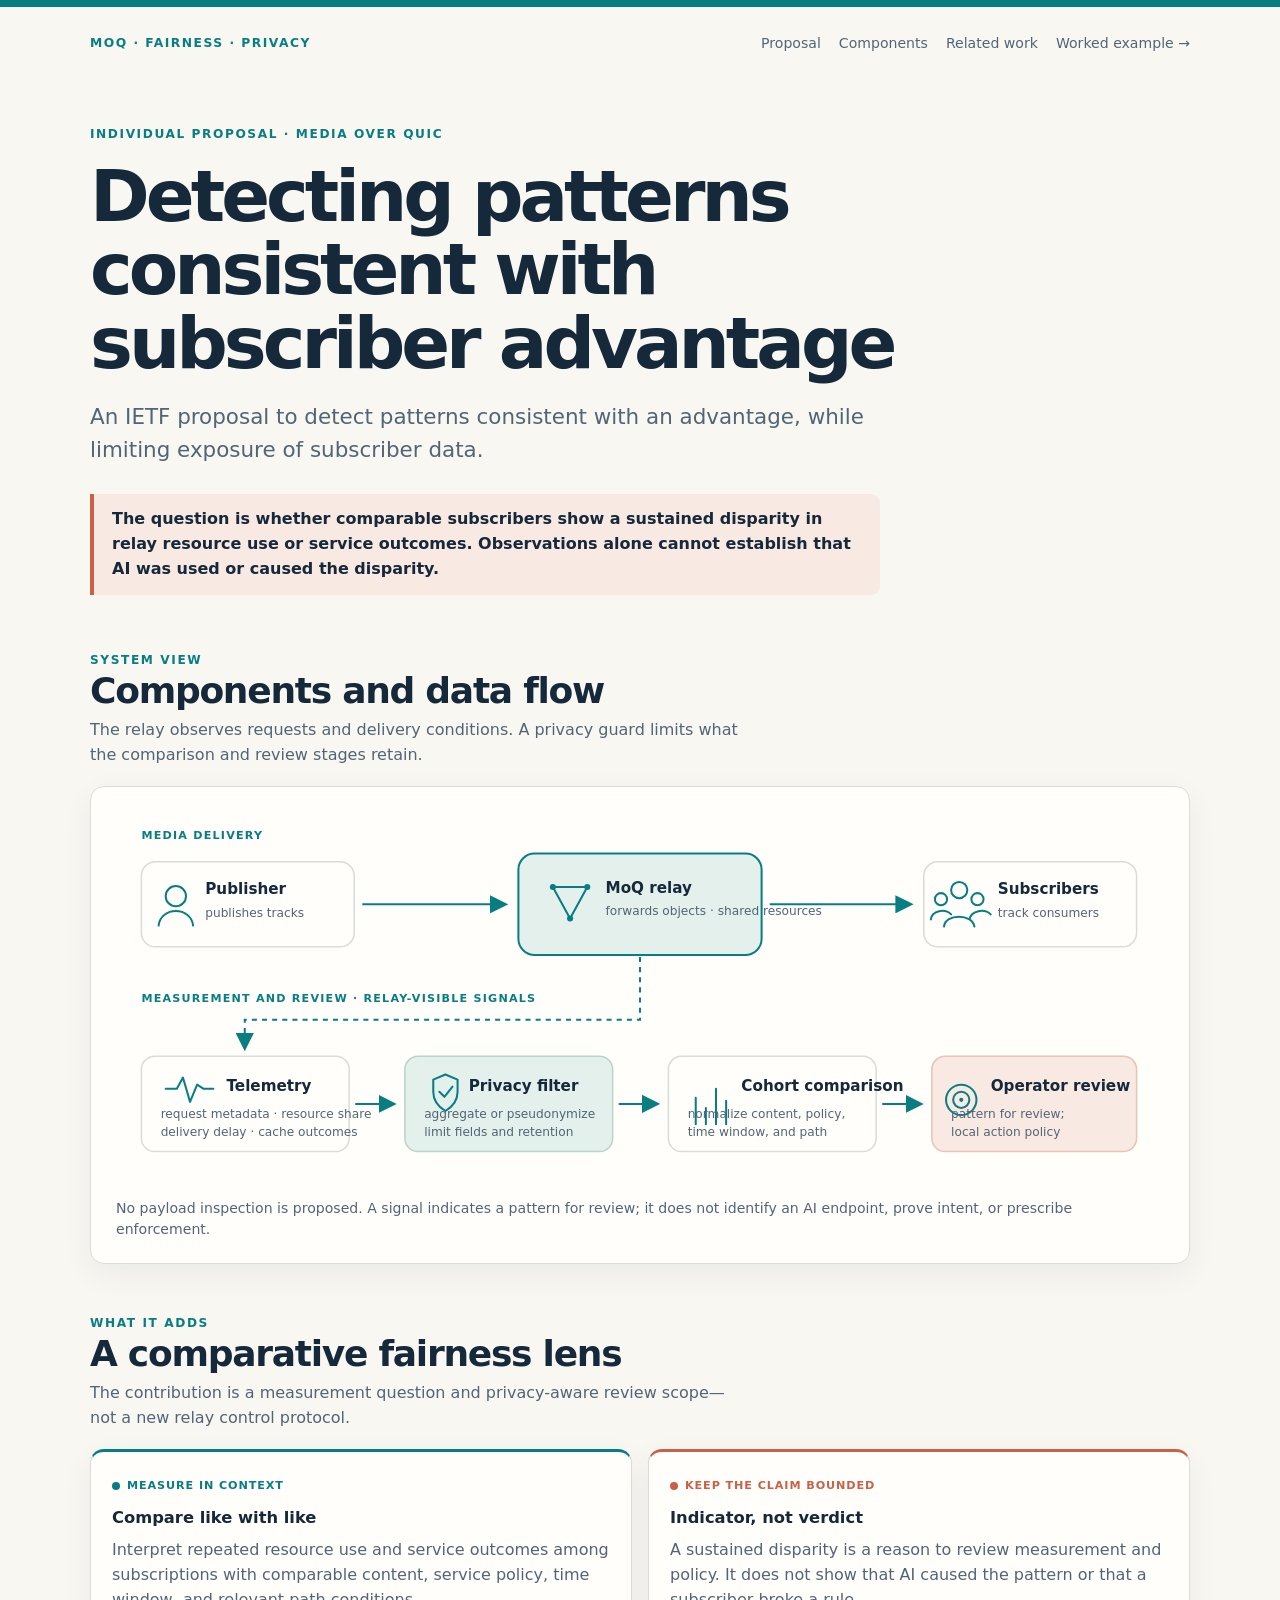
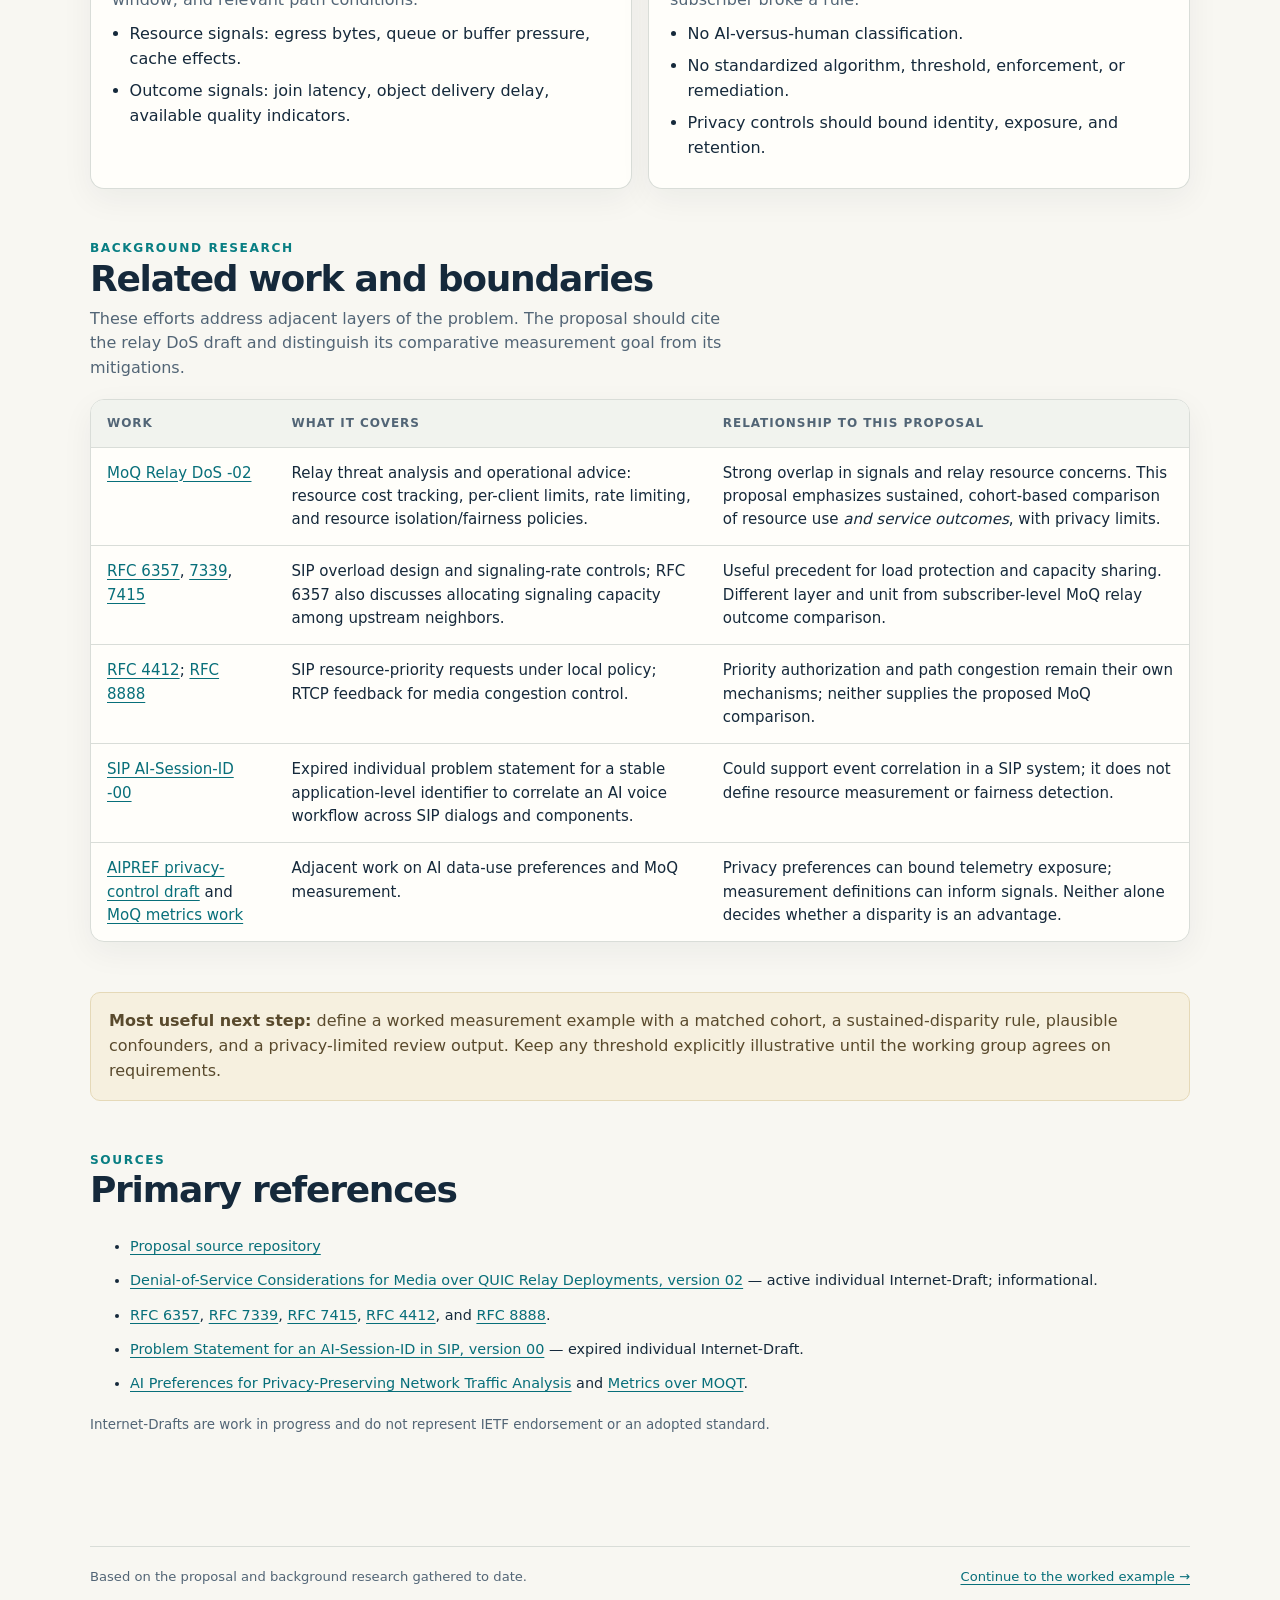
<file: output/html/proposal-overview.html>
<!doctype html>
<html lang="en">
<head>
  <meta charset="utf-8">
  <meta name="viewport" content="width=device-width, initial-scale=1">
  <meta name="description" content="A proposal to identify privacy-conscious indicators of sustained subscriber advantage in Media over QUIC relay deployments.">
  <title>Subscriber Advantage in MoQ — Proposal Overview</title>
  <link rel="stylesheet" href="site.css">
</head>
<body>
  <div class="topline"></div>
  <div class="wrap">
    <header>
      <nav class="nav" aria-label="Main navigation">
        <div class="brand">MoQ · Fairness · Privacy</div>
        <div class="navlinks">
          <a href="#proposal">Proposal</a>
          <a href="#architecture">Components</a>
          <a href="#related-work">Related work</a>
          <a href="worked-example.html">Worked example →</a>
        </div>
      </nav>
    </header>
    <main>
      <div class="hero" id="proposal">
        <div class="eyebrow">Individual proposal · Media over QUIC</div>
        <h1>Detecting patterns consistent with subscriber advantage</h1>
        <p class="lead">An IETF proposal to detect patterns consistent with an advantage, while limiting exposure of subscriber data.</p>
        <div class="callout">The question is whether comparable subscribers show a sustained disparity in relay resource use or service outcomes. Observations alone cannot establish that AI was used or caused the disparity.</div>
      </div>

      <section id="architecture">
        <div class="section-head">
          <div>
            <div class="eyebrow">System view</div>
            <h2>Components and data flow</h2>
            <p class="section-intro">The relay observes requests and delivery conditions. A privacy guard limits what the comparison and review stages retain.</p>
          </div>
        </div>
        <div class="panel diagram">
          <svg viewBox="0 0 1040 370" role="img" aria-labelledby="diag-title diag-desc">
            <title id="diag-title">MoQ subscriber advantage detection components</title>
            <desc id="diag-desc">Publisher sends media through a shared MoQ relay to subscriber endpoints. The relay provides request metadata and resource or outcome aggregates to a privacy filter, cohort comparison, and operator review.</desc>
            <defs>
              <marker id="arrow" markerWidth="9" markerHeight="9" refX="7" refY="4.5" orient="auto"><path d="M0,0 L9,4.5 L0,9 Z" fill="#087e83"/></marker>
              <style>
                .box{fill:#fffefa;stroke:#d9ddd8;stroke-width:1.5}.relay{fill:#e3f0eb;stroke:#087e83;stroke-width:2}.privacy{fill:#e3f0eb;stroke:#b9d5ca;stroke-width:1.5}.review{fill:#f8e9e3;stroke:#e6c4b7;stroke-width:1.5}.h{font:700 15px Inter,system-ui,sans-serif;fill:#15293b}.s{font:12px Inter,system-ui,sans-serif;fill:#526576}.cap{font:700 11px Inter,system-ui,sans-serif;letter-spacing:1.2px;fill:#087e83}.wire{fill:none;stroke:#087e83;stroke-width:2;marker-end:url(#arrow)}.dash{fill:none;stroke:#087e83;stroke-width:2;stroke-dasharray:5 5;marker-end:url(#arrow)}.ico{fill:none;stroke:#087e83;stroke-width:2;stroke-linecap:round;stroke-linejoin:round}
              </style>
            </defs>
            <text x="28" y="30" class="cap">MEDIA DELIVERY</text>
            <rect x="28" y="52" width="210" height="84" rx="14" class="box"/>
            <circle cx="62" cy="86" r="10" class="ico"/><path d="M45 115c2-19 32-19 34 0" class="ico"/>
            <text x="91" y="84" class="h">Publisher</text><text x="91" y="107" class="s">publishes tracks</text>
            <path d="M246 94H386" class="wire"/>
            <rect x="400" y="44" width="240" height="100" rx="16" class="relay"/>
            <path d="M434 77h34m-34 0 17 31 17-31m-34 0 17 0" class="ico"/><circle cx="434" cy="77" r="3" fill="#087e83"/><circle cx="468" cy="77" r="3" fill="#087e83"/><circle cx="451" cy="108" r="3" fill="#087e83"/>
            <text x="486" y="83" class="h">MoQ relay</text><text x="486" y="105" class="s">forwards objects · shared resources</text>
            <path d="M648 94H786" class="wire"/>
            <rect x="800" y="52" width="210" height="84" rx="14" class="box"/>
            <circle cx="835" cy="80" r="8" class="ico"/><circle cx="817" cy="89" r="6" class="ico"/><circle cx="853" cy="89" r="6" class="ico"/><path d="M820 116c1-13 28-13 30 0m-43-7c1-9 14-11 20-5m18 5c2-9 15-11 21-5" class="ico"/>
            <text x="873" y="84" class="h">Subscribers</text><text x="873" y="107" class="s">track consumers</text>

            <text x="28" y="190" class="cap">MEASUREMENT AND REVIEW · RELAY-VISIBLE SIGNALS</text>
            <path d="M520 146V208H130V235" class="dash"/>
            <rect x="28" y="244" width="205" height="94" rx="13" class="box"/>
            <path d="M52 276h11l6-11 7 24 7-17 6 4h10" class="ico"/>
            <text x="112" y="278" class="h">Telemetry</text><text x="47" y="305" class="s">request metadata · resource share</text><text x="47" y="323" class="s">delivery delay · cache outcomes</text>
            <path d="M239 291H276" class="wire"/>
            <rect x="288" y="244" width="205" height="94" rx="13" class="privacy"/>
            <path d="M316 267l12-5 12 5v12c0 10-7 16-12 19-5-3-12-9-12-19z" class="ico"/><path d="m322 279 5 5 8-10" class="ico"/>
            <text x="351" y="278" class="h">Privacy filter</text><text x="307" y="305" class="s">aggregate or pseudonymize</text><text x="307" y="323" class="s">limit fields and retention</text>
            <path d="M499 291H536" class="wire"/>
            <rect x="548" y="244" width="205" height="94" rx="13" class="box"/>
            <path d="M575 311v-26m10 26v-16m10 16v-35m10 35v-23" class="ico"/>
            <text x="620" y="278" class="h">Cohort comparison</text><text x="567" y="305" class="s">normalize content, policy,</text><text x="567" y="323" class="s">time window, and path</text>
            <path d="M759 291H796" class="wire"/>
            <rect x="808" y="244" width="202" height="94" rx="13" class="review"/>
            <circle cx="837" cy="287" r="15" class="ico"/><circle cx="837" cy="287" r="8" class="ico"/><circle cx="837" cy="287" r="2" fill="#087e83"/>
            <text x="866" y="278" class="h">Operator review</text><text x="827" y="305" class="s">pattern for review;</text><text x="827" y="323" class="s">local action policy</text>
          </svg>
          <p class="caption">No payload inspection is proposed. A signal indicates a pattern for review; it does not identify an AI endpoint, prove intent, or prescribe enforcement.</p>
        </div>
      </section>

      <section>
        <div class="section-head"><div><div class="eyebrow">What it adds</div><h2>A comparative fairness lens</h2><p class="section-intro">The contribution is a measurement question and privacy-aware review scope—not a new relay control protocol.</p></div></div>
        <div class="grid2">
          <article class="panel info boundary">
            <div class="label"><span class="dot"></span>Measure in context</div>
            <h3>Compare like with like</h3>
            <p>Interpret repeated resource use and service outcomes among subscriptions with comparable content, service policy, time window, and relevant path conditions.</p>
            <ul class="plain-list"><li>Resource signals: egress bytes, queue or buffer pressure, cache effects.</li><li>Outcome signals: join latency, object delivery delay, available quality indicators.</li></ul>
          </article>
          <article class="panel info caution">
            <div class="label" style="color:var(--coral)"><span class="dot"></span>Keep the claim bounded</div>
            <h3>Indicator, not verdict</h3>
            <p>A sustained disparity is a reason to review measurement and policy. It does not show that AI caused the pattern or that a subscriber broke a rule.</p>
            <ul class="plain-list"><li>No AI-versus-human classification.</li><li>No standardized algorithm, threshold, enforcement, or remediation.</li><li>Privacy controls should bound identity, exposure, and retention.</li></ul>
          </article>
        </div>
      </section>

      <section id="related-work">
        <div class="section-head"><div><div class="eyebrow">Background research</div><h2>Related work and boundaries</h2><p class="section-intro">These efforts address adjacent layers of the problem. The proposal should cite the relay DoS draft and distinguish its comparative measurement goal from its mitigations.</p></div></div>
        <div class="panel table-wrap">
          <table>
            <thead><tr><th>Work</th><th>What it covers</th><th>Relationship to this proposal</th></tr></thead>
            <tbody>
              <tr><td><a href="https://datatracker.ietf.org/doc/draft-englishm-moq-relay-dos/02/">MoQ Relay DoS -02</a></td><td>Relay threat analysis and operational advice: resource cost tracking, per-client limits, rate limiting, and resource isolation/fairness policies.</td><td>Strong overlap in signals and relay resource concerns. This proposal emphasizes sustained, cohort-based comparison of resource use <em>and service outcomes</em>, with privacy limits.</td></tr>
              <tr><td><a href="https://www.rfc-editor.org/rfc/rfc6357.html">RFC 6357</a>, <a href="https://www.rfc-editor.org/rfc/rfc7339.html">7339</a>, <a href="https://www.rfc-editor.org/rfc/rfc7415.html">7415</a></td><td>SIP overload design and signaling-rate controls; RFC 6357 also discusses allocating signaling capacity among upstream neighbors.</td><td>Useful precedent for load protection and capacity sharing. Different layer and unit from subscriber-level MoQ relay outcome comparison.</td></tr>
              <tr><td><a href="https://www.rfc-editor.org/rfc/rfc4412.html">RFC 4412</a>; <a href="https://www.rfc-editor.org/rfc/rfc8888.html">RFC 8888</a></td><td>SIP resource-priority requests under local policy; RTCP feedback for media congestion control.</td><td>Priority authorization and path congestion remain their own mechanisms; neither supplies the proposed MoQ comparison.</td></tr>
              <tr><td><a href="https://datatracker.ietf.org/doc/draft-nser-sip-ai-problem-statement/00/">SIP AI-Session-ID -00</a></td><td>Expired individual problem statement for a stable application-level identifier to correlate an AI voice workflow across SIP dialogs and components.</td><td>Could support event correlation in a SIP system; it does not define resource measurement or fairness detection.</td></tr>
              <tr><td><a href="https://datatracker.ietf.org/doc/draft-aipref-network-privacy-control/">AIPREF privacy-control draft</a> and <a href="https://datatracker.ietf.org/doc/draft-jennings-moq-metrics/">MoQ metrics work</a></td><td>Adjacent work on AI data-use preferences and MoQ measurement.</td><td>Privacy preferences can bound telemetry exposure; measurement definitions can inform signals. Neither alone decides whether a disparity is an advantage.</td></tr>
            </tbody>
          </table>
        </div>
      </section>

      <section>
        <div class="note"><strong>Most useful next step:</strong> define a worked measurement example with a matched cohort, a sustained-disparity rule, plausible confounders, and a privacy-limited review output. Keep any threshold explicitly illustrative until the working group agrees on requirements.</div>
      </section>

      <section>
        <div class="section-head"><div><div class="eyebrow">Sources</div><h2>Primary references</h2></div></div>
        <ul class="sources">
          <li><a href="https://github.com/altanai/draft-altanai-moq-ai-subscriber-advantage">Proposal source repository</a></li>
          <li><a href="https://datatracker.ietf.org/doc/draft-englishm-moq-relay-dos/02/">Denial-of-Service Considerations for Media over QUIC Relay Deployments, version 02</a> — active individual Internet-Draft; informational.</li>
          <li><a href="https://www.rfc-editor.org/rfc/rfc6357.html">RFC 6357</a>, <a href="https://www.rfc-editor.org/rfc/rfc7339.html">RFC 7339</a>, <a href="https://www.rfc-editor.org/rfc/rfc7415.html">RFC 7415</a>, <a href="https://www.rfc-editor.org/rfc/rfc4412.html">RFC 4412</a>, and <a href="https://www.rfc-editor.org/rfc/rfc8888.html">RFC 8888</a>.</li>
          <li><a href="https://datatracker.ietf.org/doc/draft-nser-sip-ai-problem-statement/00/">Problem Statement for an AI-Session-ID in SIP, version 00</a> — expired individual Internet-Draft.</li>
          <li><a href="https://datatracker.ietf.org/doc/draft-aipref-network-privacy-control/">AI Preferences for Privacy-Preserving Network Traffic Analysis</a> and <a href="https://datatracker.ietf.org/doc/draft-jennings-moq-metrics/">Metrics over MOQT</a>.</li>
        </ul>
        <p class="footnote">Internet-Drafts are work in progress and do not represent IETF endorsement or an adopted standard.</p>
      </section>
    </main>
    <footer><div class="footerrow"><span>Based on the proposal and background research gathered to date.</span><span><a href="worked-example.html">Continue to the worked example →</a></span></div></footer>
  </div>
</body>
</html>
</file>
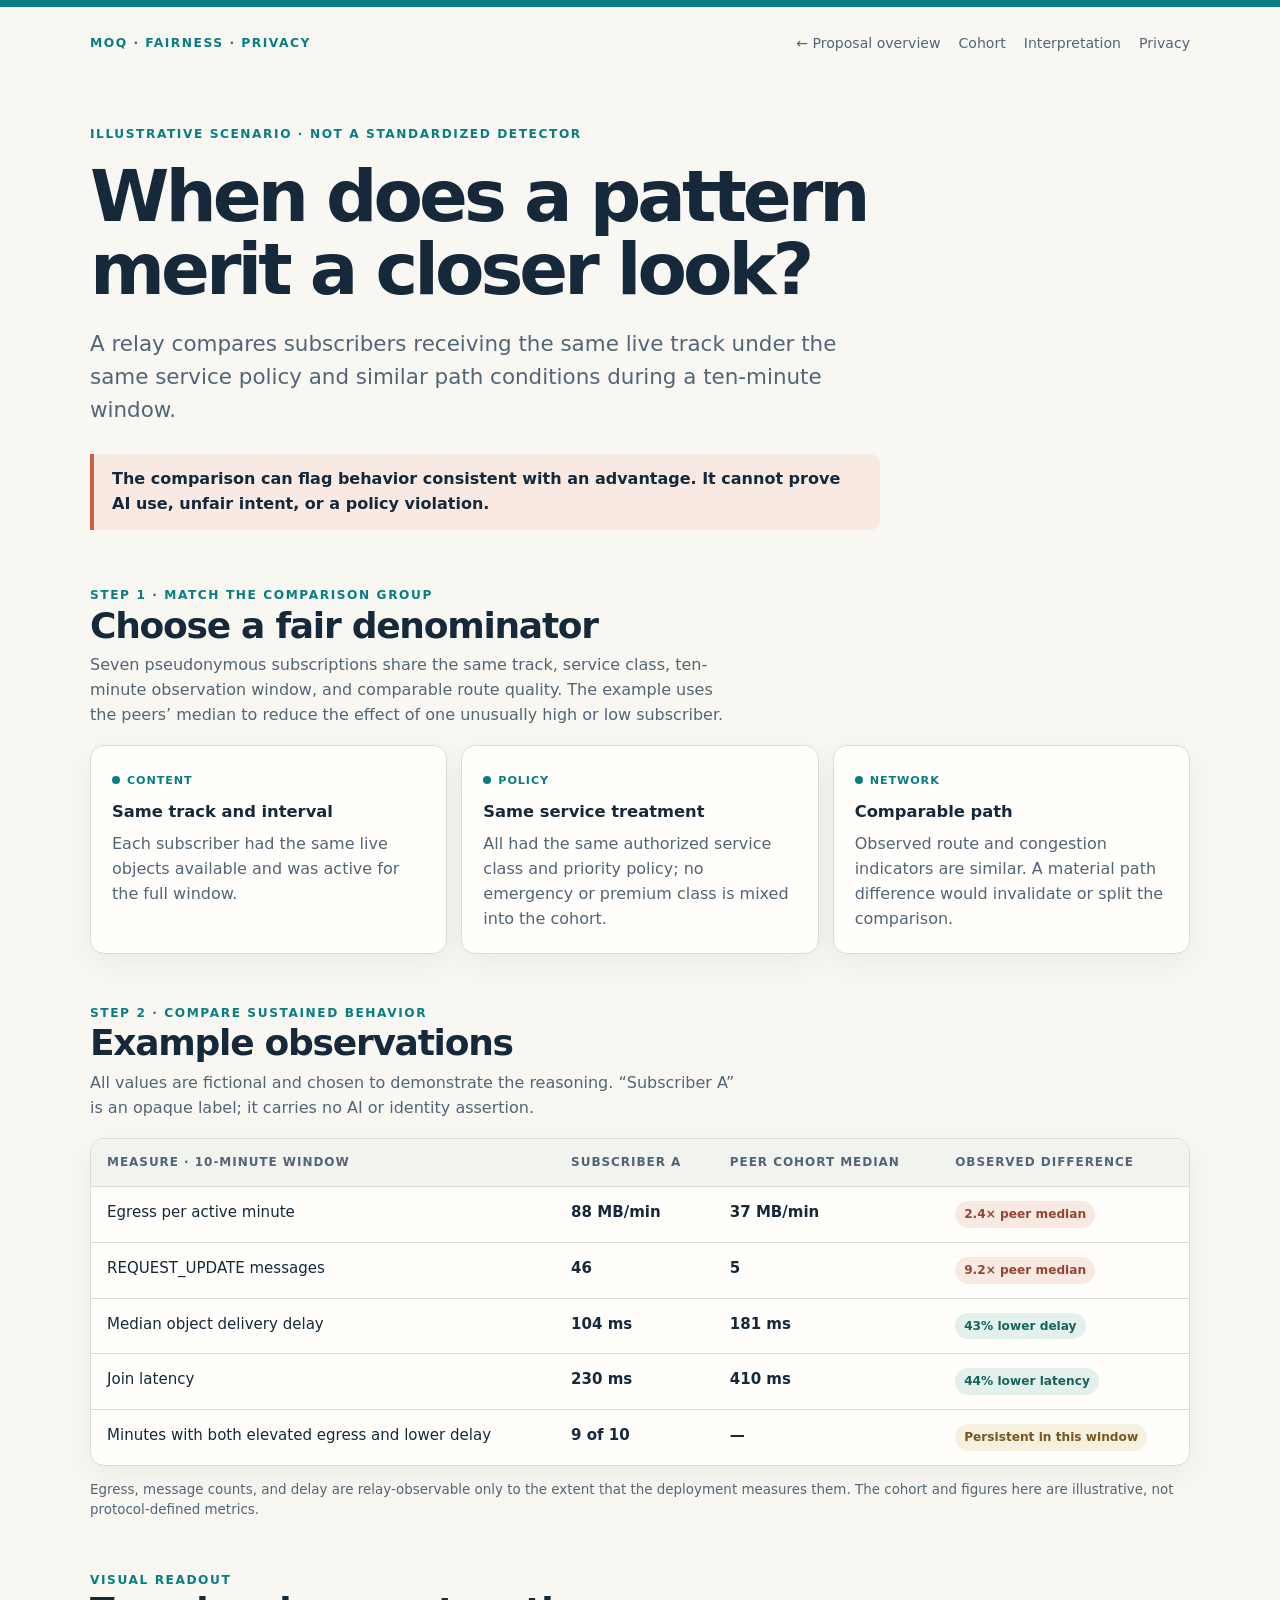
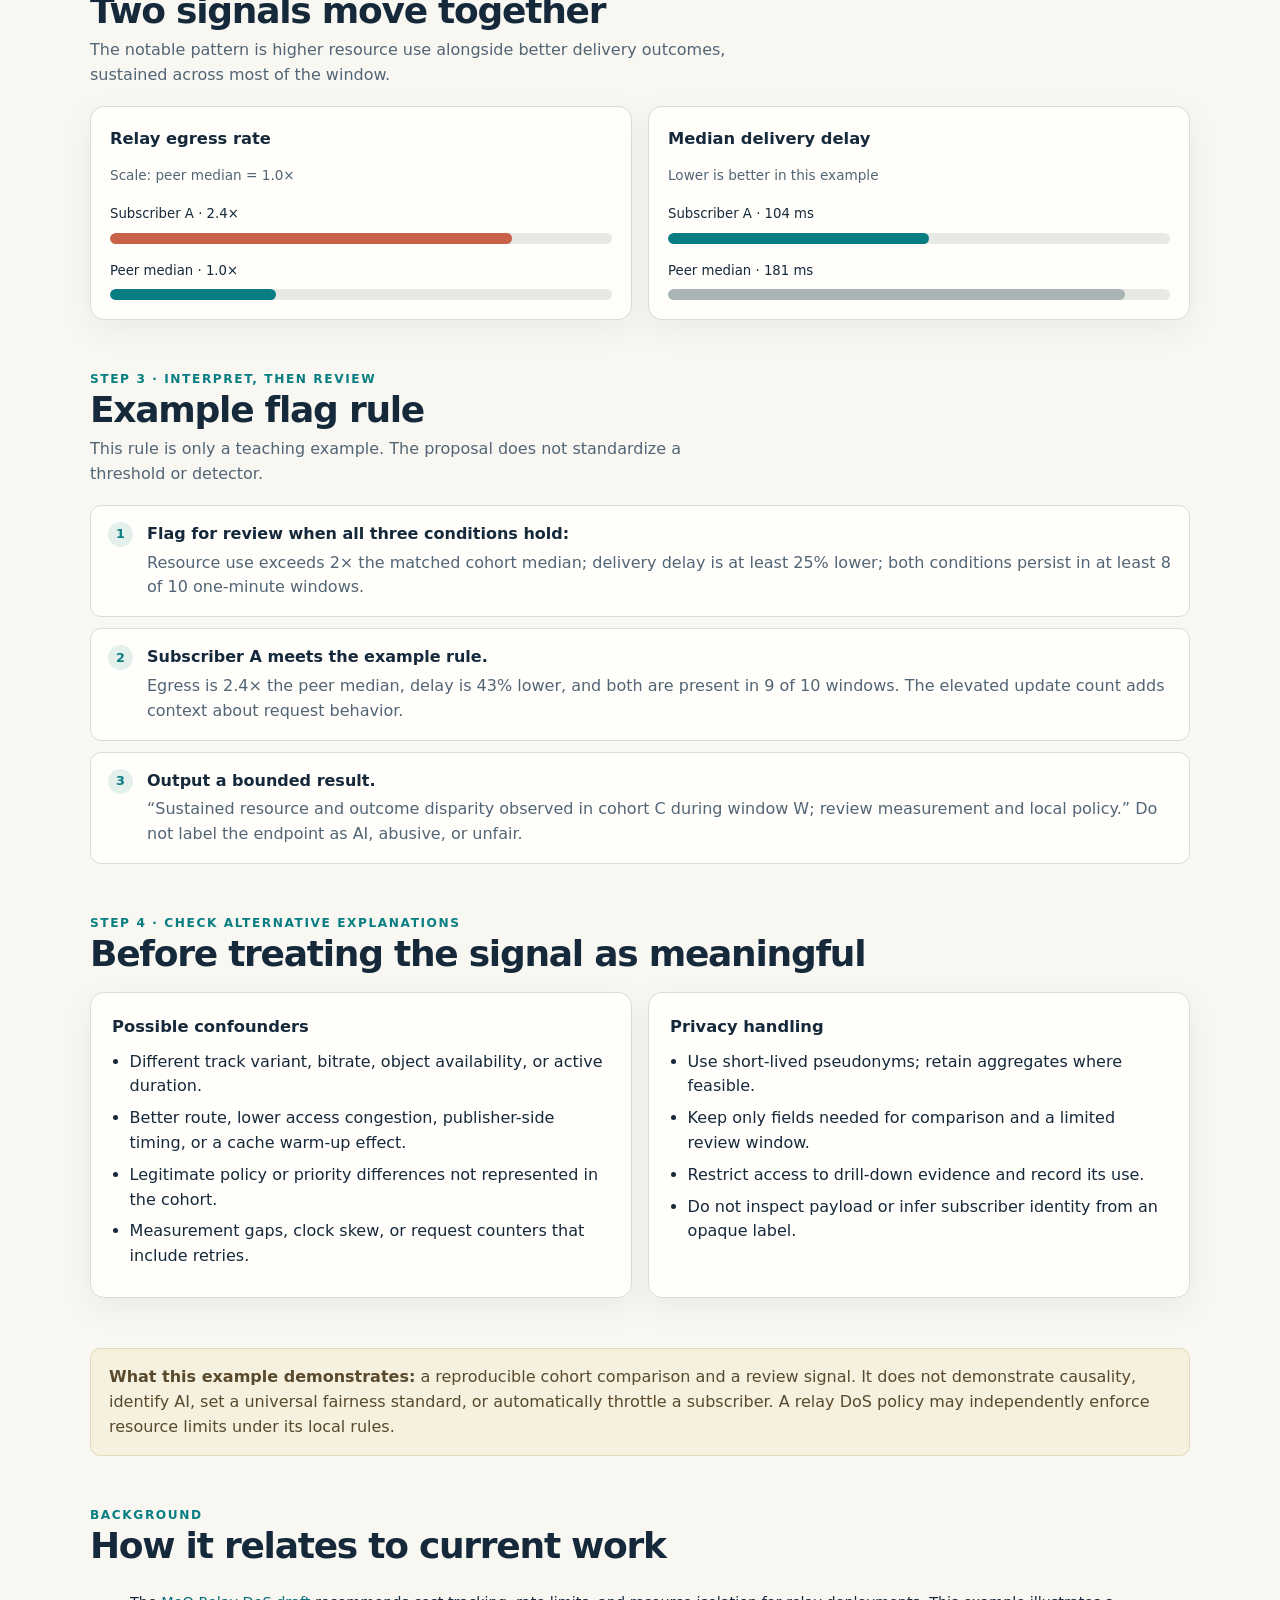
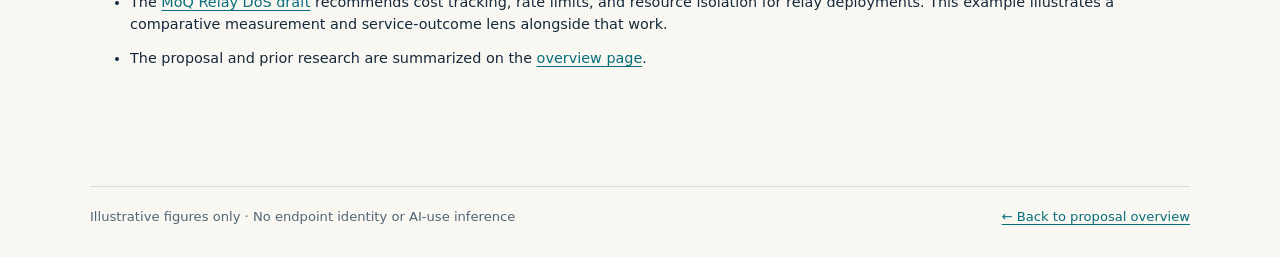
<file: output/html/worked-example.html>
<!doctype html>
<html lang="en">
<head>
  <meta charset="utf-8">
  <meta name="viewport" content="width=device-width, initial-scale=1">
  <meta name="description" content="An illustrative, privacy-conscious example of comparing subscriber resource use and service outcomes at a MoQ relay.">
  <title>Worked Example — Subscriber Advantage in MoQ</title>
  <link rel="stylesheet" href="site.css">
</head>
<body>
  <div class="topline"></div>
  <div class="wrap">
    <header>
      <nav class="nav" aria-label="Main navigation">
        <div class="brand">MoQ · Fairness · Privacy</div>
        <div class="navlinks">
          <a href="proposal-overview.html">← Proposal overview</a>
          <a href="#cohort">Cohort</a>
          <a href="#decision">Interpretation</a>
          <a href="#privacy">Privacy</a>
        </div>
      </nav>
    </header>
    <main>
      <div class="hero">
        <div class="eyebrow">Illustrative scenario · Not a standardized detector</div>
        <h1>When does a pattern merit a closer look?</h1>
        <p class="lead">A relay compares subscribers receiving the same live track under the same service policy and similar path conditions during a ten-minute window.</p>
        <div class="callout">The comparison can flag behavior consistent with an advantage. It cannot prove AI use, unfair intent, or a policy violation.</div>
      </div>

      <section id="cohort">
        <div class="section-head"><div><div class="eyebrow">Step 1 · Match the comparison group</div><h2>Choose a fair denominator</h2><p class="section-intro">Seven pseudonymous subscriptions share the same track, service class, ten-minute observation window, and comparable route quality. The example uses the peers’ median to reduce the effect of one unusually high or low subscriber.</p></div></div>
        <div class="grid3">
          <article class="panel info"><div class="label"><span class="dot"></span>Content</div><h3>Same track and interval</h3><p>Each subscriber had the same live objects available and was active for the full window.</p></article>
          <article class="panel info"><div class="label"><span class="dot"></span>Policy</div><h3>Same service treatment</h3><p>All had the same authorized service class and priority policy; no emergency or premium class is mixed into the cohort.</p></article>
          <article class="panel info"><div class="label"><span class="dot"></span>Network</div><h3>Comparable path</h3><p>Observed route and congestion indicators are similar. A material path difference would invalidate or split the comparison.</p></article>
        </div>
      </section>

      <section>
        <div class="section-head"><div><div class="eyebrow">Step 2 · Compare sustained behavior</div><h2>Example observations</h2><p class="section-intro">All values are fictional and chosen to demonstrate the reasoning. “Subscriber A” is an opaque label; it carries no AI or identity assertion.</p></div></div>
        <div class="panel table-wrap">
          <table>
            <thead><tr><th>Measure · 10-minute window</th><th>Subscriber A</th><th>Peer cohort median</th><th>Observed difference</th></tr></thead>
            <tbody>
              <tr><td>Egress per active minute</td><td class="num">88 MB/min</td><td class="num">37 MB/min</td><td><span class="pill coral">2.4× peer median</span></td></tr>
              <tr><td>REQUEST_UPDATE messages</td><td class="num">46</td><td class="num">5</td><td><span class="pill coral">9.2× peer median</span></td></tr>
              <tr><td>Median object delivery delay</td><td class="num">104 ms</td><td class="num">181 ms</td><td><span class="pill">43% lower delay</span></td></tr>
              <tr><td>Join latency</td><td class="num">230 ms</td><td class="num">410 ms</td><td><span class="pill">44% lower latency</span></td></tr>
              <tr><td>Minutes with both elevated egress and lower delay</td><td class="num">9 of 10</td><td class="num">—</td><td><span class="pill gold">Persistent in this window</span></td></tr>
            </tbody>
          </table>
        </div>
        <p class="footnote">Egress, message counts, and delay are relay-observable only to the extent that the deployment measures them. The cohort and figures here are illustrative, not protocol-defined metrics.</p>
      </section>

      <section>
        <div class="section-head"><div><div class="eyebrow">Visual readout</div><h2>Two signals move together</h2><p class="section-intro">The notable pattern is higher resource use alongside better delivery outcomes, sustained across most of the window.</p></div></div>
        <div class="grid2">
          <article class="panel metric">
            <h3>Relay egress rate</h3>
            <p class="sub">Scale: peer median = 1.0×</p>
            <div style="margin:18px 0 8px;font-size:.83rem">Subscriber A · 2.4×</div><div class="bar"><span style="width:80%"></span></div>
            <div style="margin:17px 0 8px;font-size:.83rem">Peer median · 1.0×</div><div class="bar"><span style="width:33%;background:var(--teal)"></span></div>
          </article>
          <article class="panel metric">
            <h3>Median delivery delay</h3>
            <p class="sub">Lower is better in this example</p>
            <div style="margin:18px 0 8px;font-size:.83rem">Subscriber A · 104 ms</div><div class="bar"><span style="width:52%;background:var(--teal)"></span></div>
            <div style="margin:17px 0 8px;font-size:.83rem">Peer median · 181 ms</div><div class="bar"><span style="width:91%;background:#a8b5b4"></span></div>
          </article>
        </div>
      </section>

      <section id="decision">
        <div class="section-head"><div><div class="eyebrow">Step 3 · Interpret, then review</div><h2>Example flag rule</h2><p class="section-intro">This rule is only a teaching example. The proposal does not standardize a threshold or detector.</p></div></div>
        <div class="steps">
          <div class="step"><strong>Flag for review when all three conditions hold:</strong><p>Resource use exceeds 2× the matched cohort median; delivery delay is at least 25% lower; both conditions persist in at least 8 of 10 one-minute windows.</p></div>
          <div class="step"><strong>Subscriber A meets the example rule.</strong><p>Egress is 2.4× the peer median, delay is 43% lower, and both are present in 9 of 10 windows. The elevated update count adds context about request behavior.</p></div>
          <div class="step"><strong>Output a bounded result.</strong><p>“Sustained resource and outcome disparity observed in cohort C during window W; review measurement and local policy.” Do not label the endpoint as AI, abusive, or unfair.</p></div>
        </div>
      </section>

      <section>
        <div class="section-head"><div><div class="eyebrow">Step 4 · Check alternative explanations</div><h2>Before treating the signal as meaningful</h2></div></div>
        <div class="grid2">
          <article class="panel info">
            <h3>Possible confounders</h3>
            <ul class="plain-list"><li>Different track variant, bitrate, object availability, or active duration.</li><li>Better route, lower access congestion, publisher-side timing, or a cache warm-up effect.</li><li>Legitimate policy or priority differences not represented in the cohort.</li><li>Measurement gaps, clock skew, or request counters that include retries.</li></ul>
          </article>
          <article class="panel info" id="privacy">
            <h3>Privacy handling</h3>
            <ul class="plain-list"><li>Use short-lived pseudonyms; retain aggregates where feasible.</li><li>Keep only fields needed for comparison and a limited review window.</li><li>Restrict access to drill-down evidence and record its use.</li><li>Do not inspect payload or infer subscriber identity from an opaque label.</li></ul>
          </article>
        </div>
      </section>

      <section>
        <div class="note"><strong>What this example demonstrates:</strong> a reproducible cohort comparison and a review signal. It does not demonstrate causality, identify AI, set a universal fairness standard, or automatically throttle a subscriber. A relay DoS policy may independently enforce resource limits under its local rules.</div>
      </section>

      <section>
        <div class="section-head"><div><div class="eyebrow">Background</div><h2>How it relates to current work</h2></div></div>
        <ul class="sources">
          <li>The <a href="https://datatracker.ietf.org/doc/draft-englishm-moq-relay-dos/02/">MoQ Relay DoS draft</a> recommends cost tracking, rate limits, and resource isolation for relay deployments. This example illustrates a comparative measurement and service-outcome lens alongside that work.</li>
          <li>The proposal and prior research are summarized on the <a href="proposal-overview.html">overview page</a>.</li>
        </ul>
      </section>
    </main>
    <footer><div class="footerrow"><span>Illustrative figures only · No endpoint identity or AI-use inference</span><span><a href="proposal-overview.html">← Back to proposal overview</a></span></div></footer>
  </div>
</body>
</html>
</file>
<file: output/html/site.css>
:root {
  color-scheme: light;
  --paper: #f8f7f2;
  --card: #fffefa;
  --ink: #15293b;
  --muted: #526576;
  --line: #d9ddd8;
  --teal: #087e83;
  --teal-soft: #e3f0eb;
  --coral: #c96149;
  --coral-soft: #f8e9e3;
  --gold: #ba842e;
  --gold-soft: #f6f0df;
  --shadow: 0 10px 32px rgba(20, 38, 51, .055);
  font-family: Inter, ui-sans-serif, system-ui, -apple-system, BlinkMacSystemFont, "Segoe UI", sans-serif;
}
* { box-sizing: border-box; }
body { margin: 0; color: var(--ink); background: var(--paper); line-height: 1.55; }
a { color: #086f7a; text-underline-offset: 3px; }
a:hover { color: #064e56; }
.topline { height: 7px; background: var(--teal); }
.wrap { width: min(1100px, calc(100% - 42px)); margin: 0 auto; }
header { padding: 26px 0 0; }
.nav { display: flex; justify-content: space-between; align-items: center; gap: 18px; }
.brand { font-size: .77rem; font-weight: 750; letter-spacing: .12em; text-transform: uppercase; color: var(--teal); }
.navlinks { display: flex; flex-wrap: wrap; gap: 18px; font-size: .88rem; }
.navlinks a { color: var(--muted); text-decoration: none; }
.navlinks a:hover { color: var(--ink); }
.hero { padding: 70px 0 56px; max-width: 900px; }
.eyebrow { color: var(--teal); font-size: .76rem; font-weight: 750; letter-spacing: .13em; text-transform: uppercase; }
h1 { font-size: clamp(2.5rem, 6vw, 4.5rem); letter-spacing: -.055em; line-height: 1.02; margin: 16px 0 20px; max-width: 890px; }
.lead { color: var(--muted); font-size: clamp(1.1rem, 2vw, 1.34rem); max-width: 790px; margin: 0; }
.callout { margin-top: 28px; border-left: 4px solid var(--coral); padding: 13px 18px; background: var(--coral-soft); border-radius: 0 9px 9px 0; max-width: 790px; font-weight: 650; }
main { padding-bottom: 60px; }
section { margin: 0 0 50px; }
.section-head { display: flex; justify-content: space-between; align-items: end; gap: 24px; margin: 0 0 18px; }
h2 { letter-spacing: -.035em; font-size: clamp(1.6rem, 3vw, 2.25rem); line-height: 1.15; margin: 0; }
h3 { margin: 0 0 8px; font-size: 1.02rem; }
.section-intro { color: var(--muted); max-width: 650px; margin: 7px 0 0; }
.panel { background: var(--card); border: 1px solid var(--line); border-radius: 14px; box-shadow: var(--shadow); }
.diagram { padding: 22px; overflow: auto; }
.diagram svg { display: block; width: 100%; min-width: 760px; height: auto; }
.caption { color: var(--muted); font-size: .88rem; margin: 14px 3px 0; }
.grid2 { display: grid; grid-template-columns: repeat(2, minmax(0,1fr)); gap: 16px; }
.grid3 { display: grid; grid-template-columns: repeat(3, minmax(0,1fr)); gap: 14px; }
.info { padding: 21px; }
.info p { color: var(--muted); margin: 8px 0 0; }
.label { display: inline-flex; align-items: center; gap: 7px; font-weight: 750; text-transform: uppercase; letter-spacing: .08em; font-size: .7rem; color: var(--teal); margin-bottom: 10px; }
.dot { width: 8px; height: 8px; border-radius: 50%; background: currentColor; }
.boundary { border-top: 3px solid var(--teal); }
.caution { border-top: 3px solid var(--coral); }
.plain-list { margin: 10px 0 0; padding-left: 1.1rem; }
.plain-list li { margin: 7px 0; }
.table-wrap { overflow-x: auto; }
table { border-collapse: collapse; width: 100%; min-width: 720px; }
th, td { text-align: left; vertical-align: top; padding: 14px 16px; border-bottom: 1px solid var(--line); }
th { color: var(--muted); font-size: .75rem; text-transform: uppercase; letter-spacing: .08em; background: #f1f3ee; }
tr:last-child td { border-bottom: 0; }
td { font-size: .94rem; }
.num { font-variant-numeric: tabular-nums; font-weight: 750; }
.pill { display: inline-block; border-radius: 999px; padding: 4px 9px; font-size: .76rem; font-weight: 700; background: var(--teal-soft); color: #17635f; }
.pill.coral { background: var(--coral-soft); color: #914732; }
.pill.gold { background: var(--gold-soft); color: #77571f; }
.note { padding: 16px 18px; background: var(--gold-soft); border: 1px solid #e5d9b8; border-radius: 10px; color: #594a2d; }
.sources { font-size: .9rem; }
.sources li { padding: 6px 0; }
.footnote { color: var(--muted); font-size: .84rem; }
footer { border-top: 1px solid var(--line); padding: 20px 0 30px; color: var(--muted); font-size: .82rem; }
.footerrow { display: flex; justify-content: space-between; gap: 18px; flex-wrap: wrap; }
.bar { height: 11px; border-radius: 999px; background: #e6e9e4; overflow: hidden; }
.bar > span { display: block; height: 100%; background: var(--coral); border-radius: inherit; }
.metric { padding: 19px; }
.metric .big { font-size: 1.9rem; font-weight: 780; letter-spacing: -.04em; font-variant-numeric: tabular-nums; }
.metric .sub { font-size: .85rem; color: var(--muted); }
.steps { counter-reset: step; display: grid; gap: 11px; }
.step { position: relative; padding: 16px 18px 16px 56px; border: 1px solid var(--line); border-radius: 11px; background: var(--card); }
.step::before { counter-increment: step; content: counter(step); position: absolute; left: 17px; top: 16px; width: 25px; height: 25px; display: grid; place-items: center; background: var(--teal-soft); color: var(--teal); border-radius: 50%; font-weight: 800; font-size: .8rem; }
.step p { color: var(--muted); margin: 4px 0 0; }
@media (max-width: 760px) {
  .wrap { width: min(100% - 28px, 1100px); }
  .hero { padding: 52px 0 42px; }
  .grid2, .grid3 { grid-template-columns: 1fr; }
  .section-head { display: block; }
  .diagram { padding: 14px; }
}
</file>
